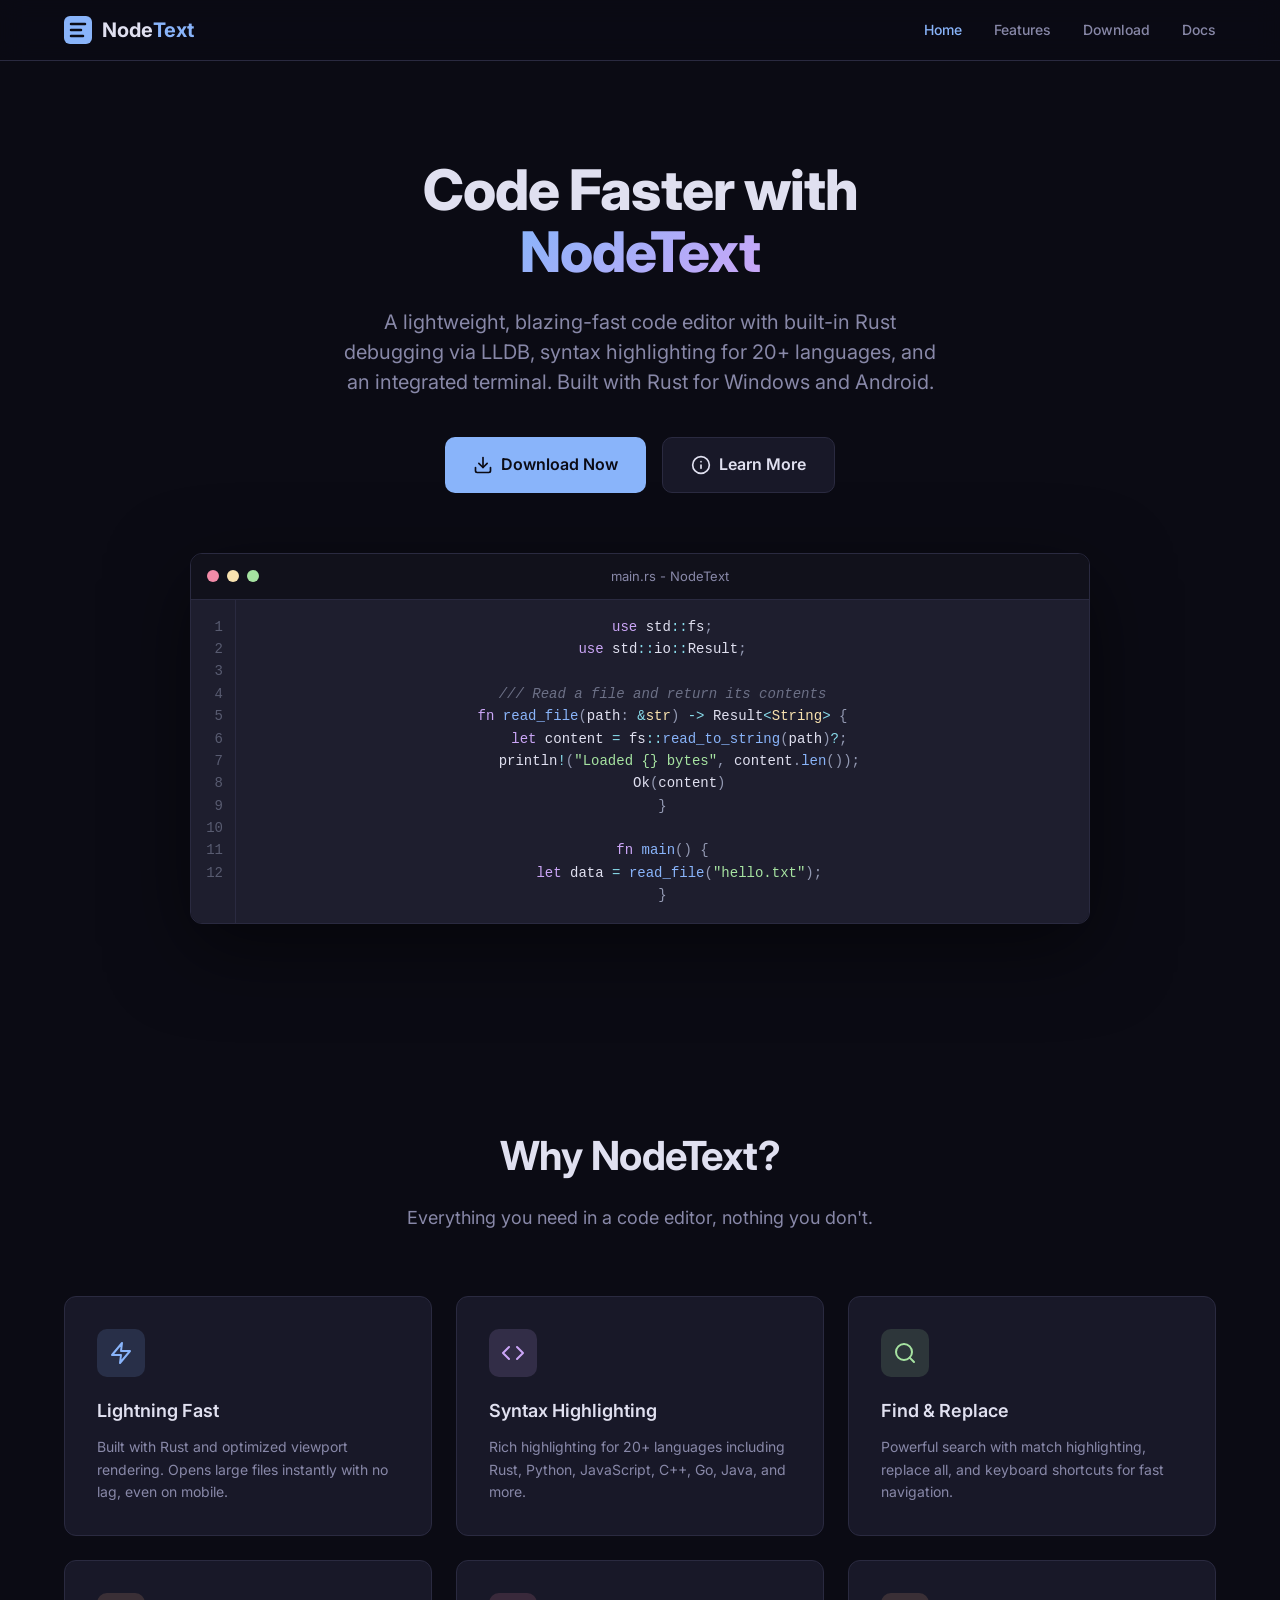
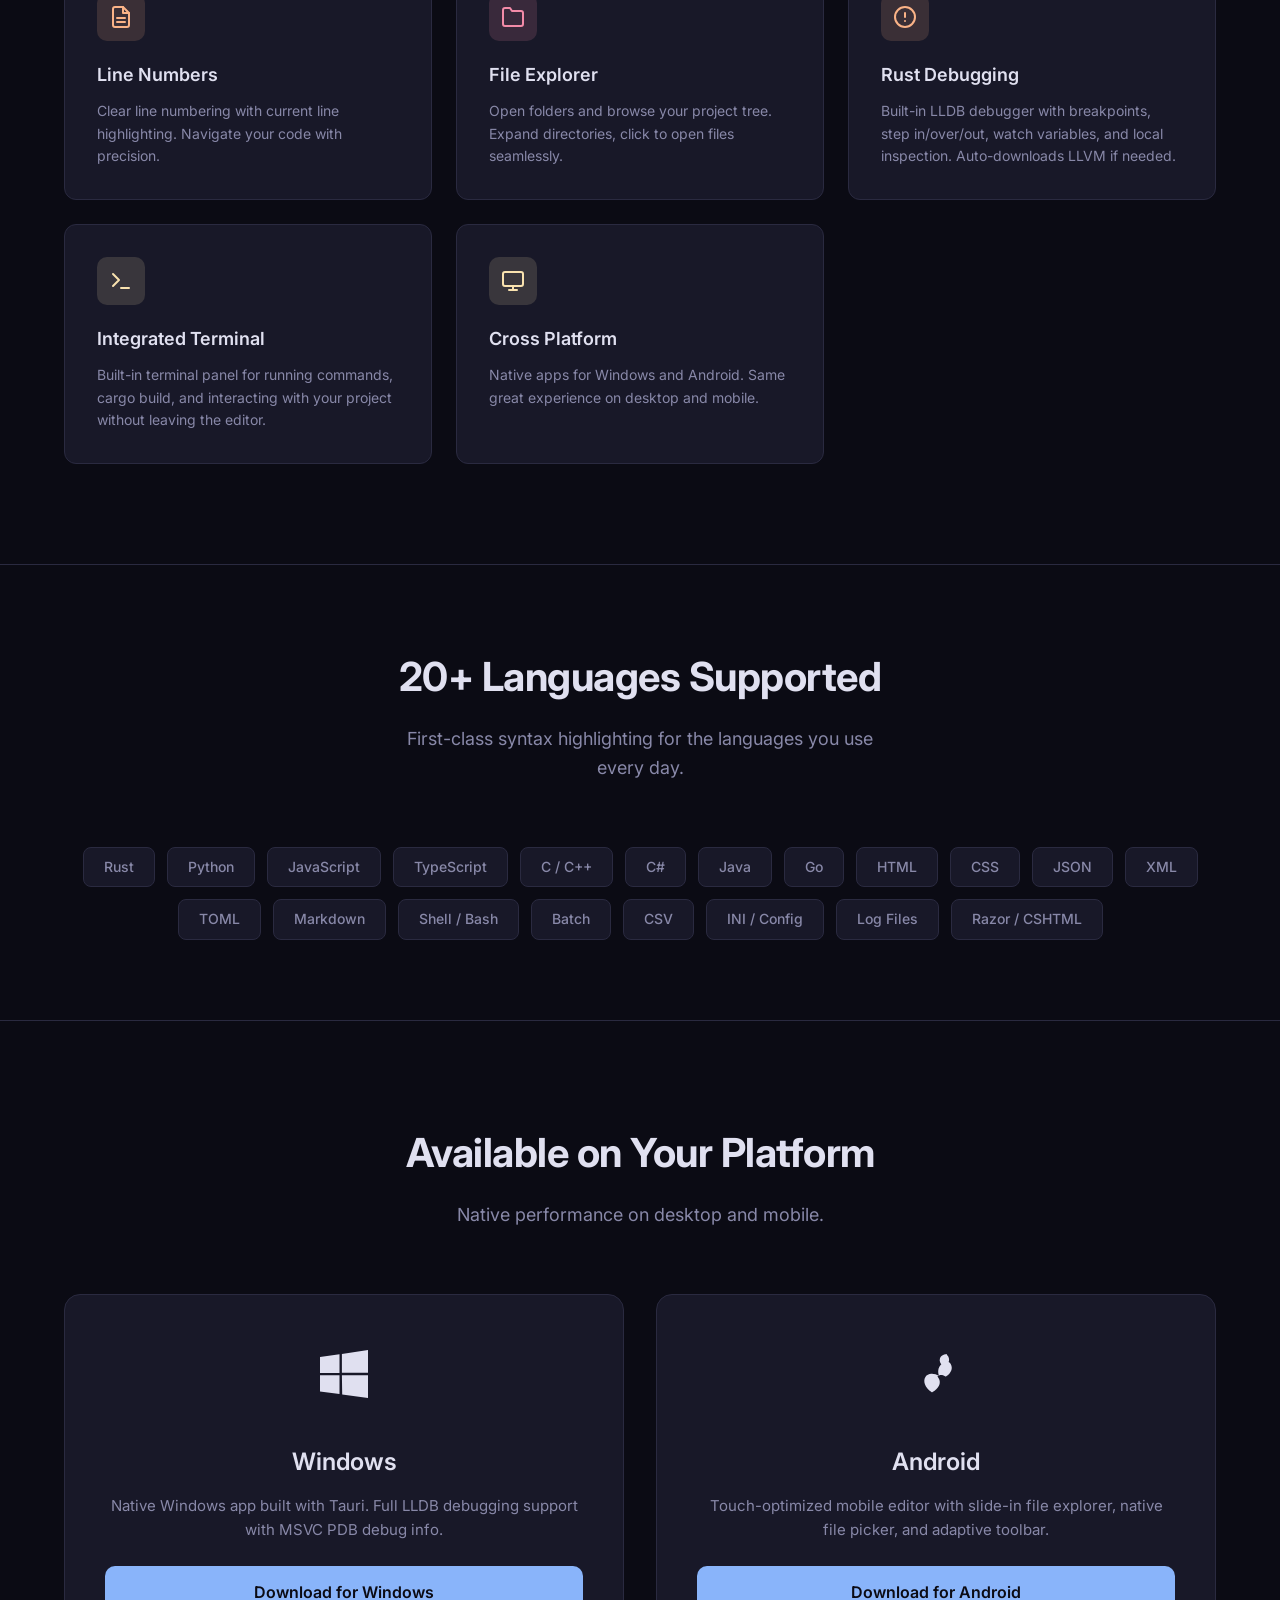
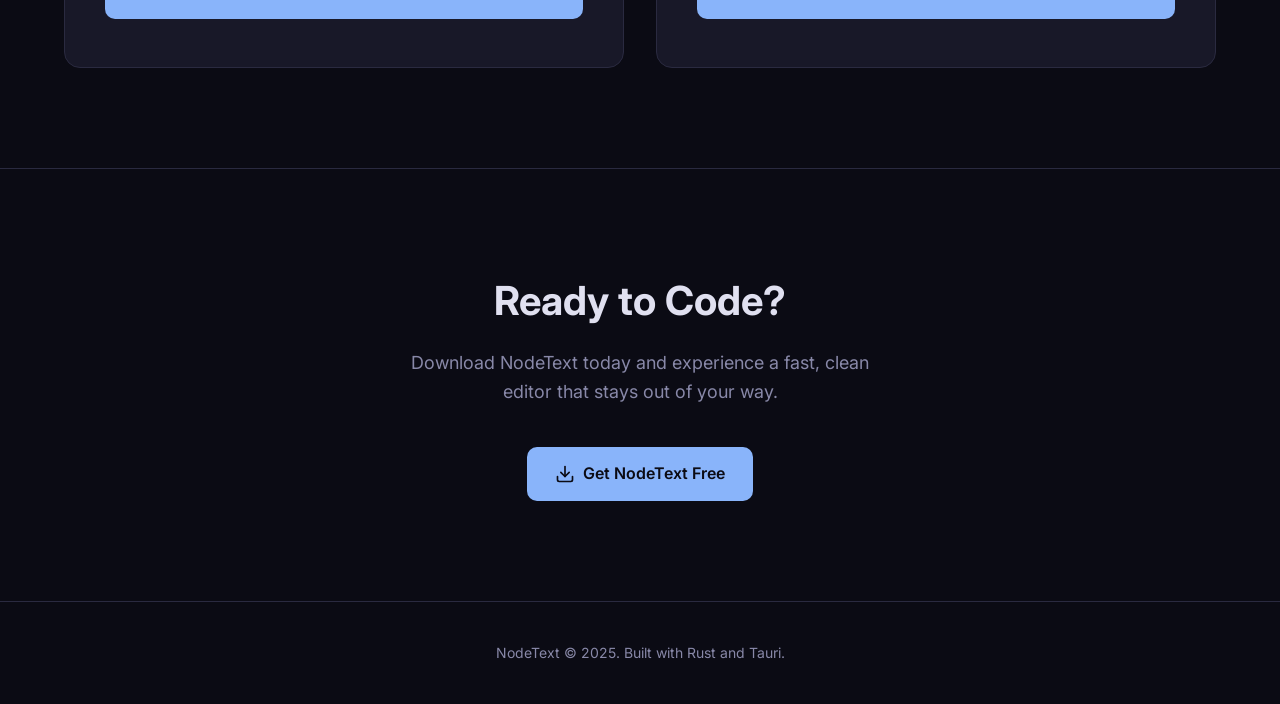
<file: index.html>
<!DOCTYPE html>
<html lang="en">
<head>
    <meta charset="UTF-8">
    <meta name="viewport" content="width=device-width, initial-scale=1.0">
    <title>NodeText - Code Editor with Rust Debugging for Windows & Android</title>
    <meta name="description" content="NodeText is a fast, lightweight code editor with built-in Rust debugging via LLDB, syntax highlighting, integrated terminal, and file explorer. Available for Windows and Android.">
    <link rel="stylesheet" href="styles.css">
    <link rel="preconnect" href="https://fonts.googleapis.com">
    <link href="https://fonts.googleapis.com/css2?family=Inter:wght@400;500;600;700;800&display=swap" rel="stylesheet">
</head>
<body>
    <!-- Navigation -->
    <nav>
        <div class="container">
            <a href="index.html" class="nav-logo">
                <svg width="28" height="28" viewBox="0 0 28 28" fill="none"><rect width="28" height="28" rx="6" fill="#89b4fa"/><path d="M7 8h14M7 14h10M7 20h12" stroke="#0b0b14" stroke-width="2.5" stroke-linecap="round"/></svg>Node<span>Text</span>
            </a>
            <ul class="nav-links">
                <li><a href="index.html" class="active">Home</a></li>
                <li><a href="features.html">Features</a></li>
                <li><a href="download.html">Download</a></li>
                <li><a href="Documentation/index.html">Docs</a></li>
            </ul>
        </div>
    </nav>

    <!-- Hero -->
    <section class="hero">
        <div class="container">
            <h1>Code Faster with<br><span class="highlight">NodeText</span></h1>
            <p>A lightweight, blazing-fast code editor with built-in Rust debugging via LLDB, syntax highlighting for 20+ languages, and an integrated terminal. Built with Rust for Windows and Android.</p>
            <div class="hero-buttons">
                <a href="download.html" class="btn btn-primary">
                    <svg viewBox="0 0 24 24" fill="none" stroke="currentColor" stroke-width="2" stroke-linecap="round" stroke-linejoin="round"><path d="M21 15v4a2 2 0 0 1-2 2H5a2 2 0 0 1-2-2v-4"/><polyline points="7 10 12 15 17 10"/><line x1="12" y1="15" x2="12" y2="3"/></svg>
                    Download Now
                </a>
                <a href="features.html" class="btn btn-secondary">
                    <svg viewBox="0 0 24 24" fill="none" stroke="currentColor" stroke-width="2" stroke-linecap="round" stroke-linejoin="round"><circle cx="12" cy="12" r="10"/><path d="M12 16v-4M12 8h.01"/></svg>
                    Learn More
                </a>
            </div>

            <!-- Editor Preview -->
            <div class="editor-preview">
                <div class="preview-titlebar">
                    <div class="preview-dot red"></div>
                    <div class="preview-dot yellow"></div>
                    <div class="preview-dot green"></div>
                    <span class="preview-title">main.rs - NodeText</span>
                </div>
                <div class="preview-body">
                    <div class="preview-lines">1<br>2<br>3<br>4<br>5<br>6<br>7<br>8<br>9<br>10<br>11<br>12</div>
                    <div class="preview-code">
<span class="kw">use</span> std<span class="op">::</span>fs<span class="pc">;</span><br>
<span class="kw">use</span> std<span class="op">::</span>io<span class="op">::</span>Result<span class="pc">;</span><br>
<br>
<span class="cm">/// Read a file and return its contents</span><br>
<span class="kw">fn</span> <span class="fn">read_file</span><span class="pc">(</span>path<span class="pc">:</span> <span class="op">&amp;</span><span class="ty">str</span><span class="pc">)</span> <span class="op">-&gt;</span> Result<span class="op">&lt;</span><span class="ty">String</span><span class="op">&gt;</span> <span class="pc">{</span><br>
&nbsp;&nbsp;&nbsp;&nbsp;<span class="kw">let</span> content <span class="op">=</span> fs<span class="op">::</span><span class="fn">read_to_string</span><span class="pc">(</span>path<span class="pc">)</span><span class="op">?</span><span class="pc">;</span><br>
&nbsp;&nbsp;&nbsp;&nbsp;println<span class="op">!</span><span class="pc">(</span><span class="str">"Loaded {} bytes"</span><span class="pc">,</span> content<span class="pc">.</span><span class="fn">len</span><span class="pc">())</span><span class="pc">;</span><br>
&nbsp;&nbsp;&nbsp;&nbsp;Ok<span class="pc">(</span>content<span class="pc">)</span><br>
<span class="pc">}</span><br>
<br>
<span class="kw">fn</span> <span class="fn">main</span><span class="pc">()</span> <span class="pc">{</span><br>
&nbsp;&nbsp;&nbsp;&nbsp;<span class="kw">let</span> data <span class="op">=</span> <span class="fn">read_file</span><span class="pc">(</span><span class="str">"hello.txt"</span><span class="pc">)</span><span class="pc">;</span><br>
<span class="pc">}</span>
                    </div>
                </div>
            </div>
        </div>
    </section>

    <!-- Features Overview -->
    <section class="features" id="features">
        <div class="container">
            <div class="section-header">
                <h2>Why NodeText?</h2>
                <p>Everything you need in a code editor, nothing you don't.</p>
            </div>
            <div class="features-grid">
                <div class="feature-card">
                    <div class="feature-icon blue">
                        <svg width="24" height="24" viewBox="0 0 24 24" fill="none" stroke="currentColor" stroke-width="2" stroke-linecap="round" stroke-linejoin="round"><polygon points="13 2 3 14 12 14 11 22 21 10 12 10 13 2"/></svg>
                    </div>
                    <h3>Lightning Fast</h3>
                    <p>Built with Rust and optimized viewport rendering. Opens large files instantly with no lag, even on mobile.</p>
                </div>
                <div class="feature-card">
                    <div class="feature-icon purple">
                        <svg width="24" height="24" viewBox="0 0 24 24" fill="none" stroke="currentColor" stroke-width="2" stroke-linecap="round" stroke-linejoin="round"><polyline points="16 18 22 12 16 6"/><polyline points="8 6 2 12 8 18"/></svg>
                    </div>
                    <h3>Syntax Highlighting</h3>
                    <p>Rich highlighting for 20+ languages including Rust, Python, JavaScript, C++, Go, Java, and more.</p>
                </div>
                <div class="feature-card">
                    <div class="feature-icon green">
                        <svg width="24" height="24" viewBox="0 0 24 24" fill="none" stroke="currentColor" stroke-width="2" stroke-linecap="round" stroke-linejoin="round"><circle cx="11" cy="11" r="8"/><line x1="21" y1="21" x2="16.65" y2="16.65"/></svg>
                    </div>
                    <h3>Find & Replace</h3>
                    <p>Powerful search with match highlighting, replace all, and keyboard shortcuts for fast navigation.</p>
                </div>
                <div class="feature-card">
                    <div class="feature-icon orange">
                        <svg width="24" height="24" viewBox="0 0 24 24" fill="none" stroke="currentColor" stroke-width="2" stroke-linecap="round" stroke-linejoin="round"><path d="M14 2H6a2 2 0 0 0-2 2v16a2 2 0 0 0 2 2h12a2 2 0 0 0 2-2V8z"/><polyline points="14 2 14 8 20 8"/><line x1="16" y1="13" x2="8" y2="13"/><line x1="16" y1="17" x2="8" y2="17"/></svg>
                    </div>
                    <h3>Line Numbers</h3>
                    <p>Clear line numbering with current line highlighting. Navigate your code with precision.</p>
                </div>
                <div class="feature-card">
                    <div class="feature-icon pink">
                        <svg width="24" height="24" viewBox="0 0 24 24" fill="none" stroke="currentColor" stroke-width="2" stroke-linecap="round" stroke-linejoin="round"><path d="M22 19a2 2 0 0 1-2 2H4a2 2 0 0 1-2-2V5a2 2 0 0 1 2-2h5l2 3h9a2 2 0 0 1 2 2z"/></svg>
                    </div>
                    <h3>File Explorer</h3>
                    <p>Open folders and browse your project tree. Expand directories, click to open files seamlessly.</p>
                </div>
                <div class="feature-card">
                    <div class="feature-icon orange">
                        <svg width="24" height="24" viewBox="0 0 24 24" fill="none" stroke="currentColor" stroke-width="2" stroke-linecap="round" stroke-linejoin="round"><circle cx="12" cy="12" r="10"/><line x1="12" y1="8" x2="12" y2="12"/><line x1="12" y1="16" x2="12.01" y2="16"/></svg>
                    </div>
                    <h3>Rust Debugging</h3>
                    <p>Built-in LLDB debugger with breakpoints, step in/over/out, watch variables, and local inspection. Auto-downloads LLVM if needed.</p>
                </div>
                <div class="feature-card">
                    <div class="feature-icon yellow">
                        <svg width="24" height="24" viewBox="0 0 24 24" fill="none" stroke="currentColor" stroke-width="2" stroke-linecap="round" stroke-linejoin="round"><polyline points="4 17 10 11 4 5"/><line x1="12" y1="19" x2="20" y2="19"/></svg>
                    </div>
                    <h3>Integrated Terminal</h3>
                    <p>Built-in terminal panel for running commands, cargo build, and interacting with your project without leaving the editor.</p>
                </div>
                <div class="feature-card">
                    <div class="feature-icon yellow">
                        <svg width="24" height="24" viewBox="0 0 24 24" fill="none" stroke="currentColor" stroke-width="2" stroke-linecap="round" stroke-linejoin="round"><rect x="2" y="3" width="20" height="14" rx="2" ry="2"/><line x1="8" y1="21" x2="16" y2="21"/><line x1="12" y1="17" x2="12" y2="21"/></svg>
                    </div>
                    <h3>Cross Platform</h3>
                    <p>Native apps for Windows and Android. Same great experience on desktop and mobile.</p>
                </div>
            </div>
        </div>
    </section>

    <!-- Languages -->
    <section class="languages">
        <div class="container">
            <div class="section-header">
                <h2>20+ Languages Supported</h2>
                <p>First-class syntax highlighting for the languages you use every day.</p>
            </div>
            <div class="lang-tags">
                <span class="lang-tag">Rust</span>
                <span class="lang-tag">Python</span>
                <span class="lang-tag">JavaScript</span>
                <span class="lang-tag">TypeScript</span>
                <span class="lang-tag">C / C++</span>
                <span class="lang-tag">C#</span>
                <span class="lang-tag">Java</span>
                <span class="lang-tag">Go</span>
                <span class="lang-tag">HTML</span>
                <span class="lang-tag">CSS</span>
                <span class="lang-tag">JSON</span>
                <span class="lang-tag">XML</span>
                <span class="lang-tag">TOML</span>
                <span class="lang-tag">Markdown</span>
                <span class="lang-tag">Shell / Bash</span>
                <span class="lang-tag">Batch</span>
                <span class="lang-tag">CSV</span>
                <span class="lang-tag">INI / Config</span>
                <span class="lang-tag">Log Files</span>
                <span class="lang-tag">Razor / CSHTML</span>
            </div>
        </div>
    </section>

    <!-- Platforms -->
    <section class="platforms">
        <div class="container">
            <div class="section-header">
                <h2>Available on Your Platform</h2>
                <p>Native performance on desktop and mobile.</p>
            </div>
            <div class="platform-cards">
                <div class="platform-card">
                    <div class="icon">
                        <svg width="48" height="48" viewBox="0 0 24 24" fill="currentColor"><path d="M0 3.449L9.75 2.1v9.451H0m10.949-9.602L24 0v11.4H10.949M0 12.6h9.75v9.451L0 20.699M10.949 12.6H24V24l-12.9-1.801"/></svg>
                    </div>
                    <h3>Windows</h3>
                    <p>Native Windows app built with Tauri. Full LLDB debugging support with MSVC PDB debug info.</p>
                    <a href="download.html" class="btn btn-primary">Download for Windows</a>
                </div>
                <!--
                <div class="platform-card">
                    <div class="icon">
                        <svg width="48" height="48" viewBox="0 0 24 24" fill="currentColor"><path d="M12.503 0c-.155 0-.315.023-.473.068C9.77.752 8.86 3.3 10.285 5.206c.191.255.408.485.646.69-.76.852-1.344 1.832-1.573 2.956-.32 1.572.076 3.22 1.183 4.38-.756.51-1.326 1.257-1.613 2.14-.476 1.462-.085 3.1 1.004 4.202 1.089 1.1 2.705 1.437 4.133.89.915-.35 1.672-1.06 2.09-1.92.474.206.995.317 1.523.317 2.21 0 4-1.79 4-4 0-1.172-.504-2.227-1.309-2.96.548-.876.826-1.894.792-2.93-.063-1.88-1.243-3.547-3.013-4.248.1-.547.12-1.11.047-1.673-.233-1.79-1.6-3.217-3.383-3.504A3.94 3.94 0 0 0 12.503 0zM10 19.998c-.95.006-1.908.267-2.765.787C5.245 22.062 4 24 4 24H0s1.065-2.468 2.802-4.142C4.34 18.333 6.32 17.306 8.493 17c.443-.062.89-.086 1.335-.072a5.96 5.96 0 0 0 .172 3.07z"/></svg>
                    </div>
                    <h3>Linux</h3>
                    <p>Native Linux app with LLDB debugging. Auto-downloads LLVM or uses your system's lldb installation.</p>
                    <a href="download.html" class="btn btn-primary">Download for Linux</a>
                </div>
                -->
                <div class="platform-card">
                    <div class="icon">
                        <svg width="48" height="48" viewBox="0 0 24 24" fill="currentColor"><path d="M17.523 2c-.477.01-.96.085-1.424.233-1.087.347-1.79.984-2.097 1.882a2.93 2.93 0 0 0 .007 1.882c.143.424.358.826.64 1.16-.355.36-.726.808-1.025 1.392-.59 1.15-.77 2.608-.135 4.483-1.24-.784-2.587-1.17-3.8-1.1-1.258.073-2.345.606-2.976 1.588-.63.98-.744 2.218-.265 3.544.47 1.303 1.528 2.7 3.255 3.96a.5.5 0 0 0 .575.012c1.486-.88 2.478-1.868 3.04-2.87.547-.977.685-1.96.502-2.836-.173-.83-.596-1.543-1.107-2.09.394-.373.87-.627 1.43-.723.7-.12 1.515.06 2.41.65a.5.5 0 0 0 .571-.007c1.363-.932 2.192-1.953 2.555-3.04.356-1.065.247-2.142-.265-3.044a.5.5 0 0 0-.036-.057c-.3-.41-.667-.715-1.065-.97.18-.485.26-.988.222-1.486-.065-.844-.437-1.652-1.162-2.2A3.028 3.028 0 0 0 17.523 2z"/></svg>
                    </div>
                    <h3>Android</h3>
                    <p>Touch-optimized mobile editor with slide-in file explorer, native file picker, and adaptive toolbar.</p>
                    <a href="download.html" class="btn btn-primary">Download for Android</a>
                </div>
            </div>
        </div>
    </section>

    <!-- CTA -->
    <section class="cta">
        <div class="container">
            <h2>Ready to Code?</h2>
            <p>Download NodeText today and experience a fast, clean editor that stays out of your way.</p>
            <a href="download.html" class="btn btn-primary">
                <svg viewBox="0 0 24 24" fill="none" stroke="currentColor" stroke-width="2" stroke-linecap="round" stroke-linejoin="round"><path d="M21 15v4a2 2 0 0 1-2 2H5a2 2 0 0 1-2-2v-4"/><polyline points="7 10 12 15 17 10"/><line x1="12" y1="15" x2="12" y2="3"/></svg>
                Get NodeText Free
            </a>
        </div>
    </section>

    <!-- Footer -->
    <footer>
        <div class="container">
            <p>NodeText &copy; 2025. Built with Rust and Tauri.</p>
        </div>
    </footer>
</body>
</html>
</file>
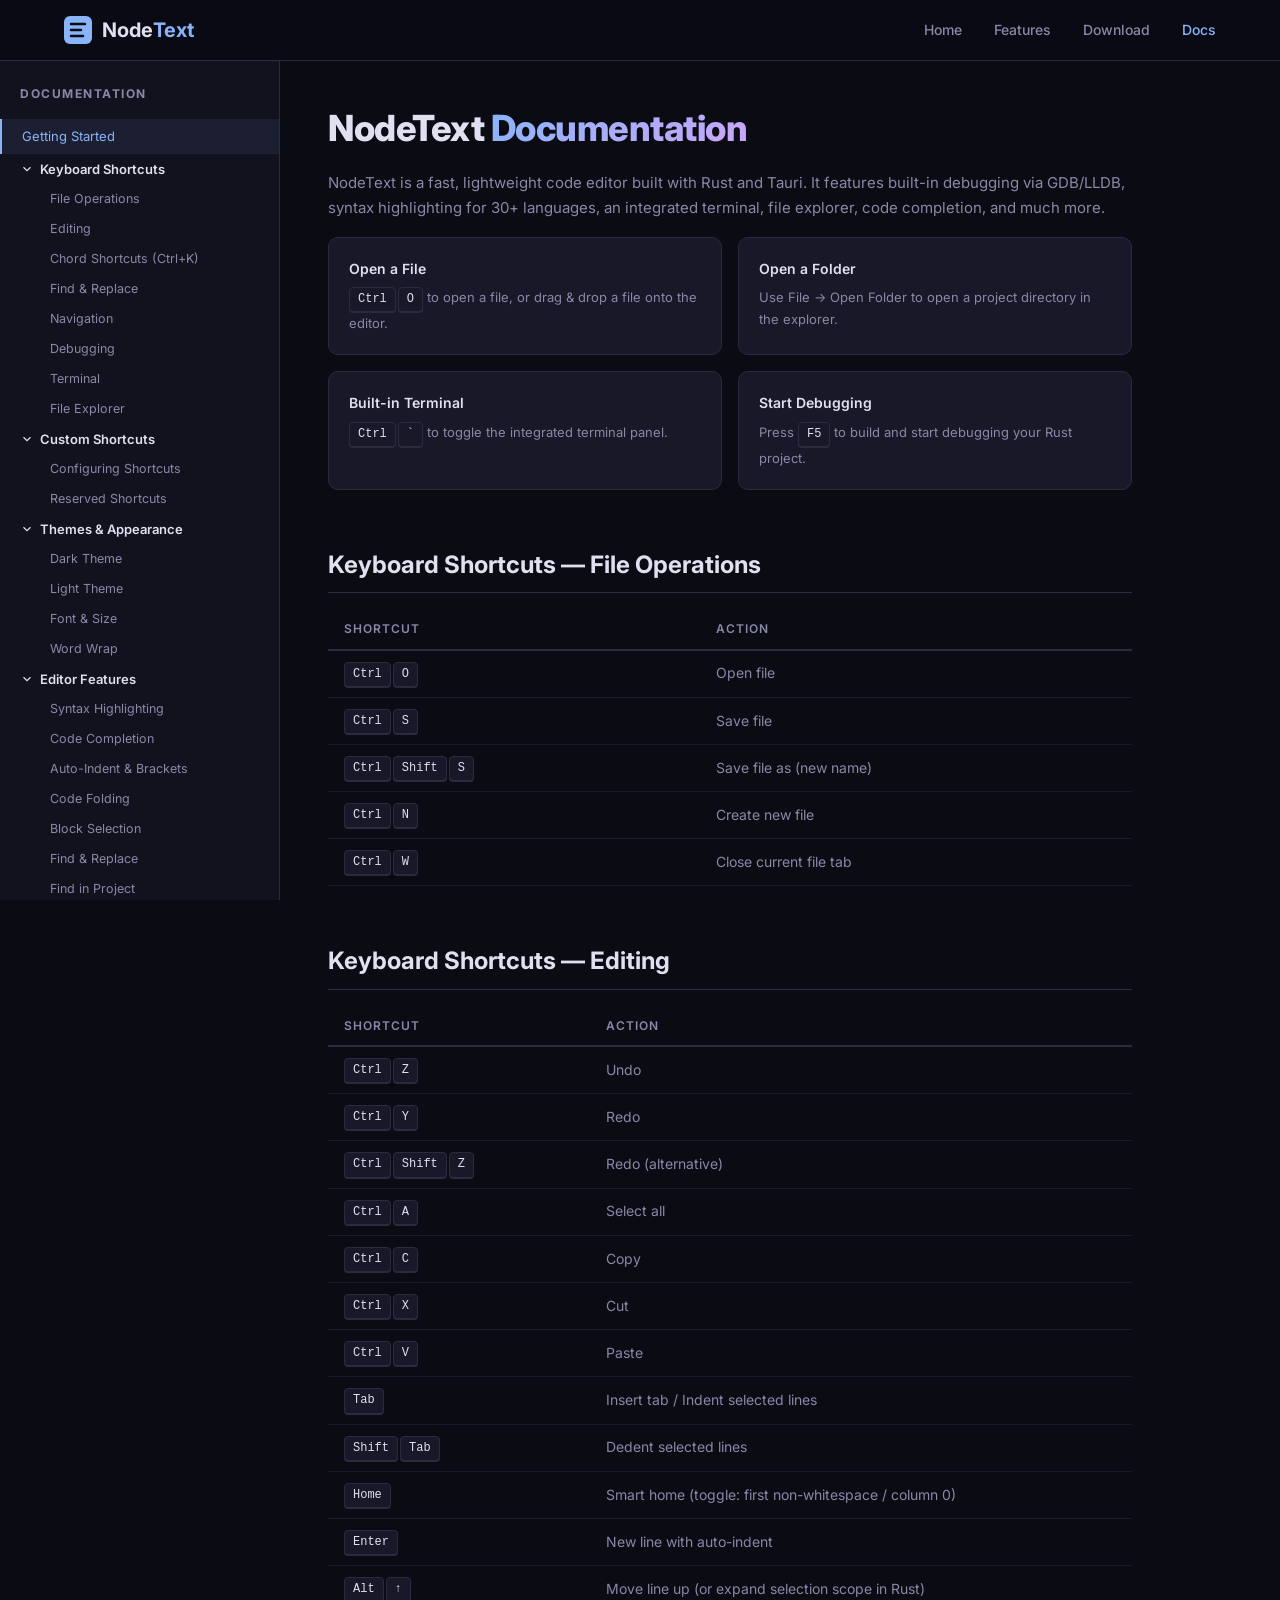
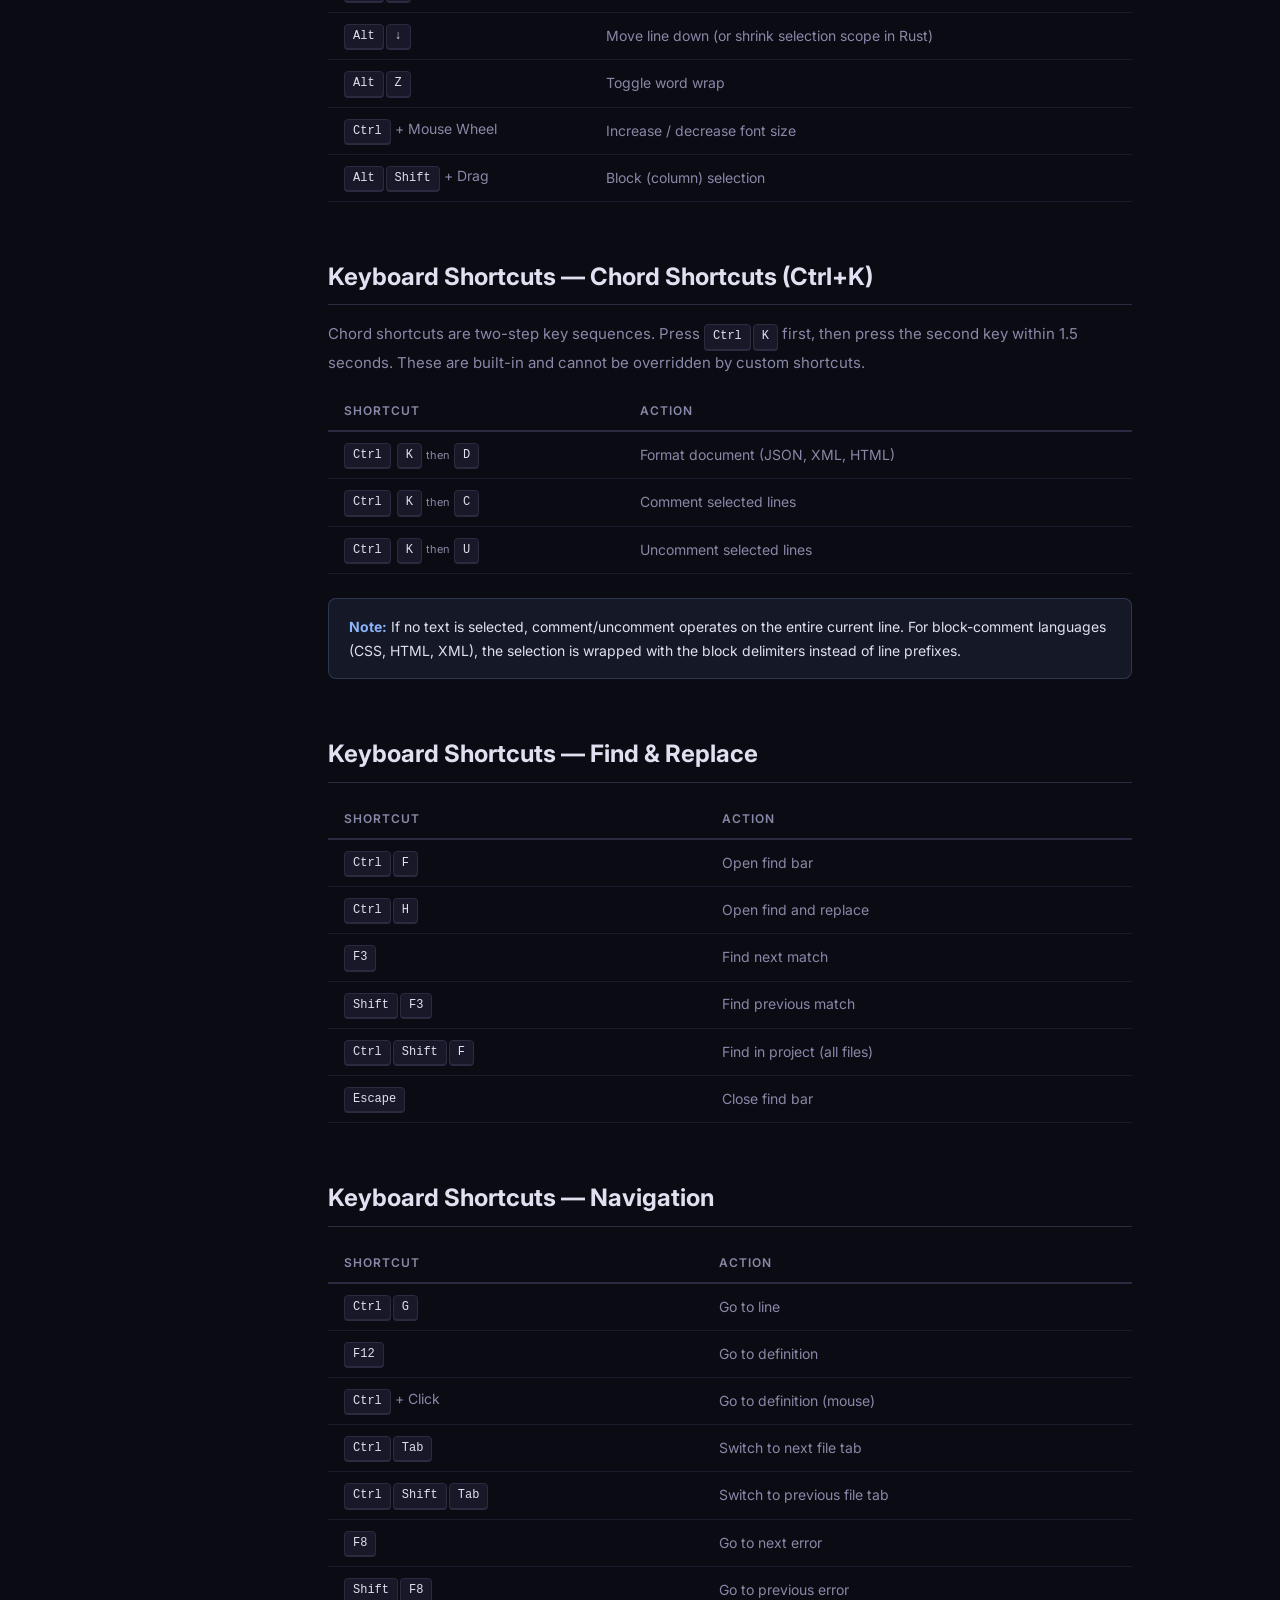
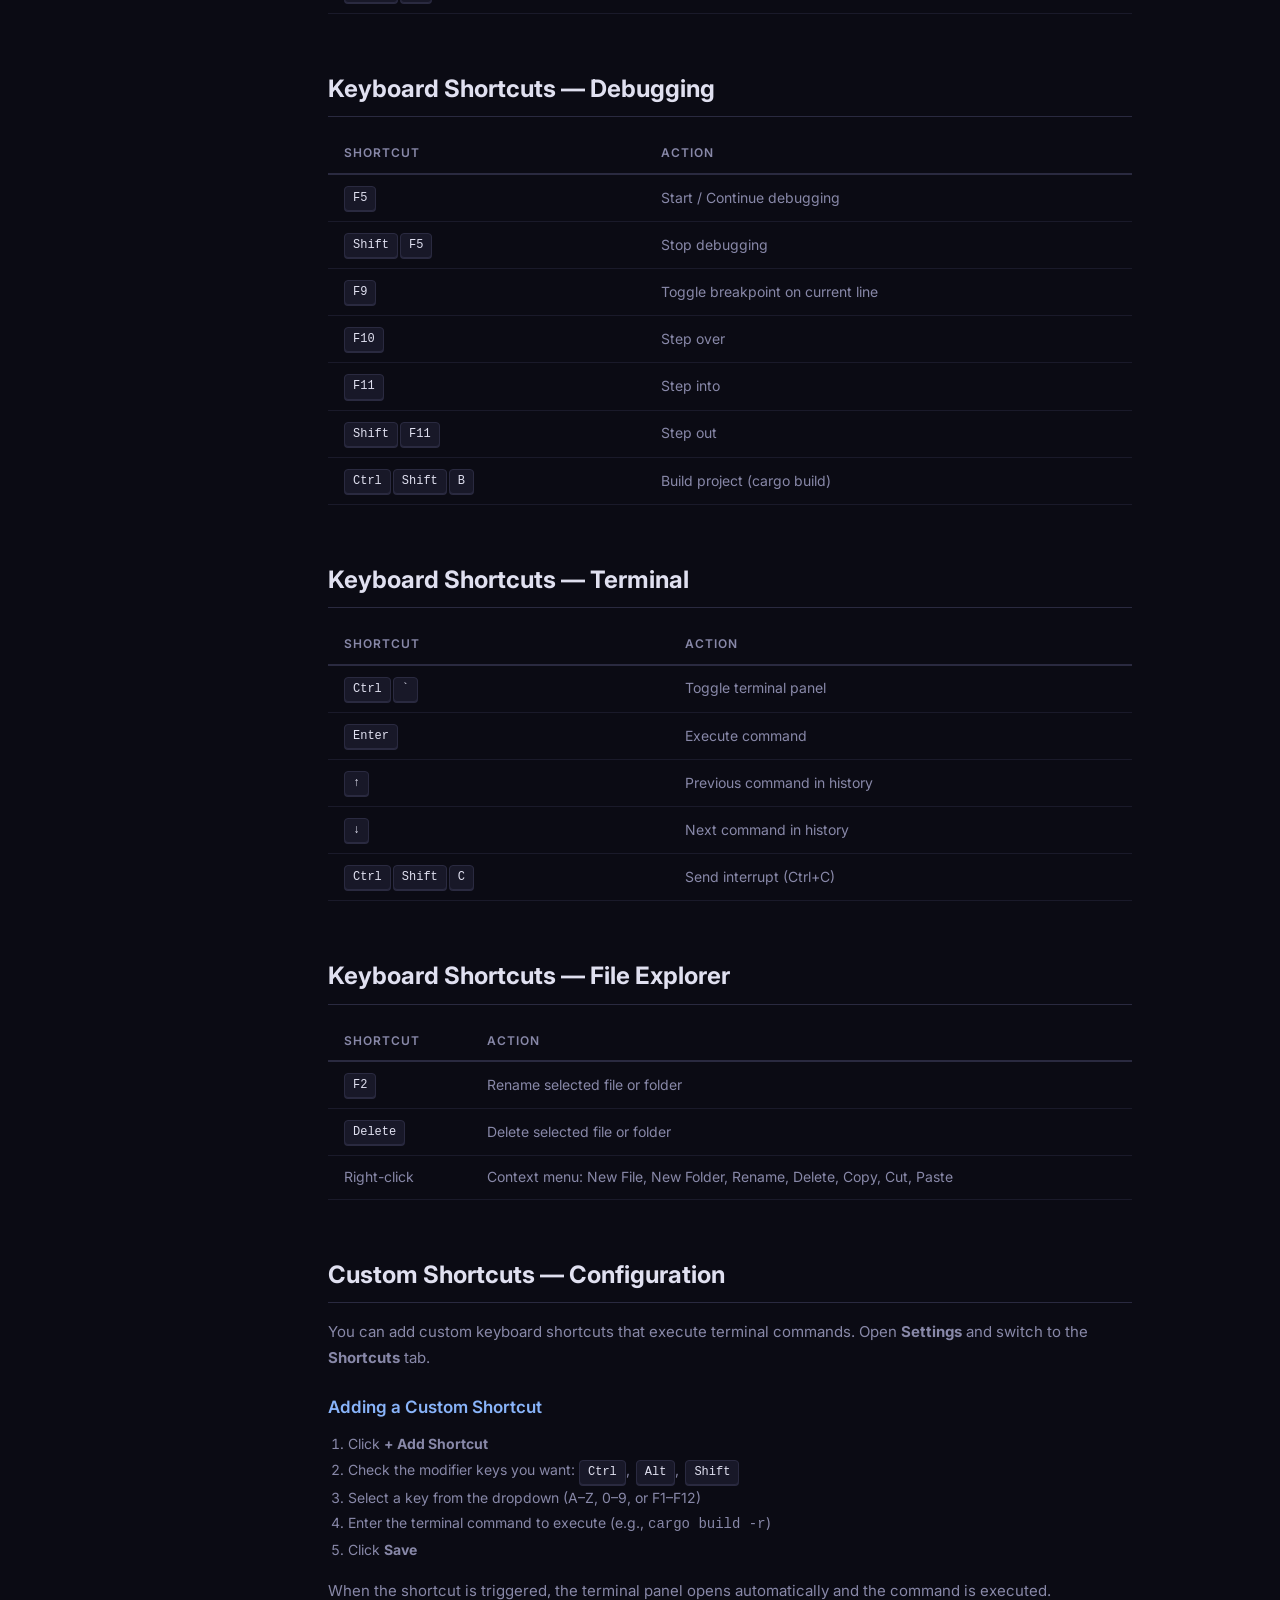
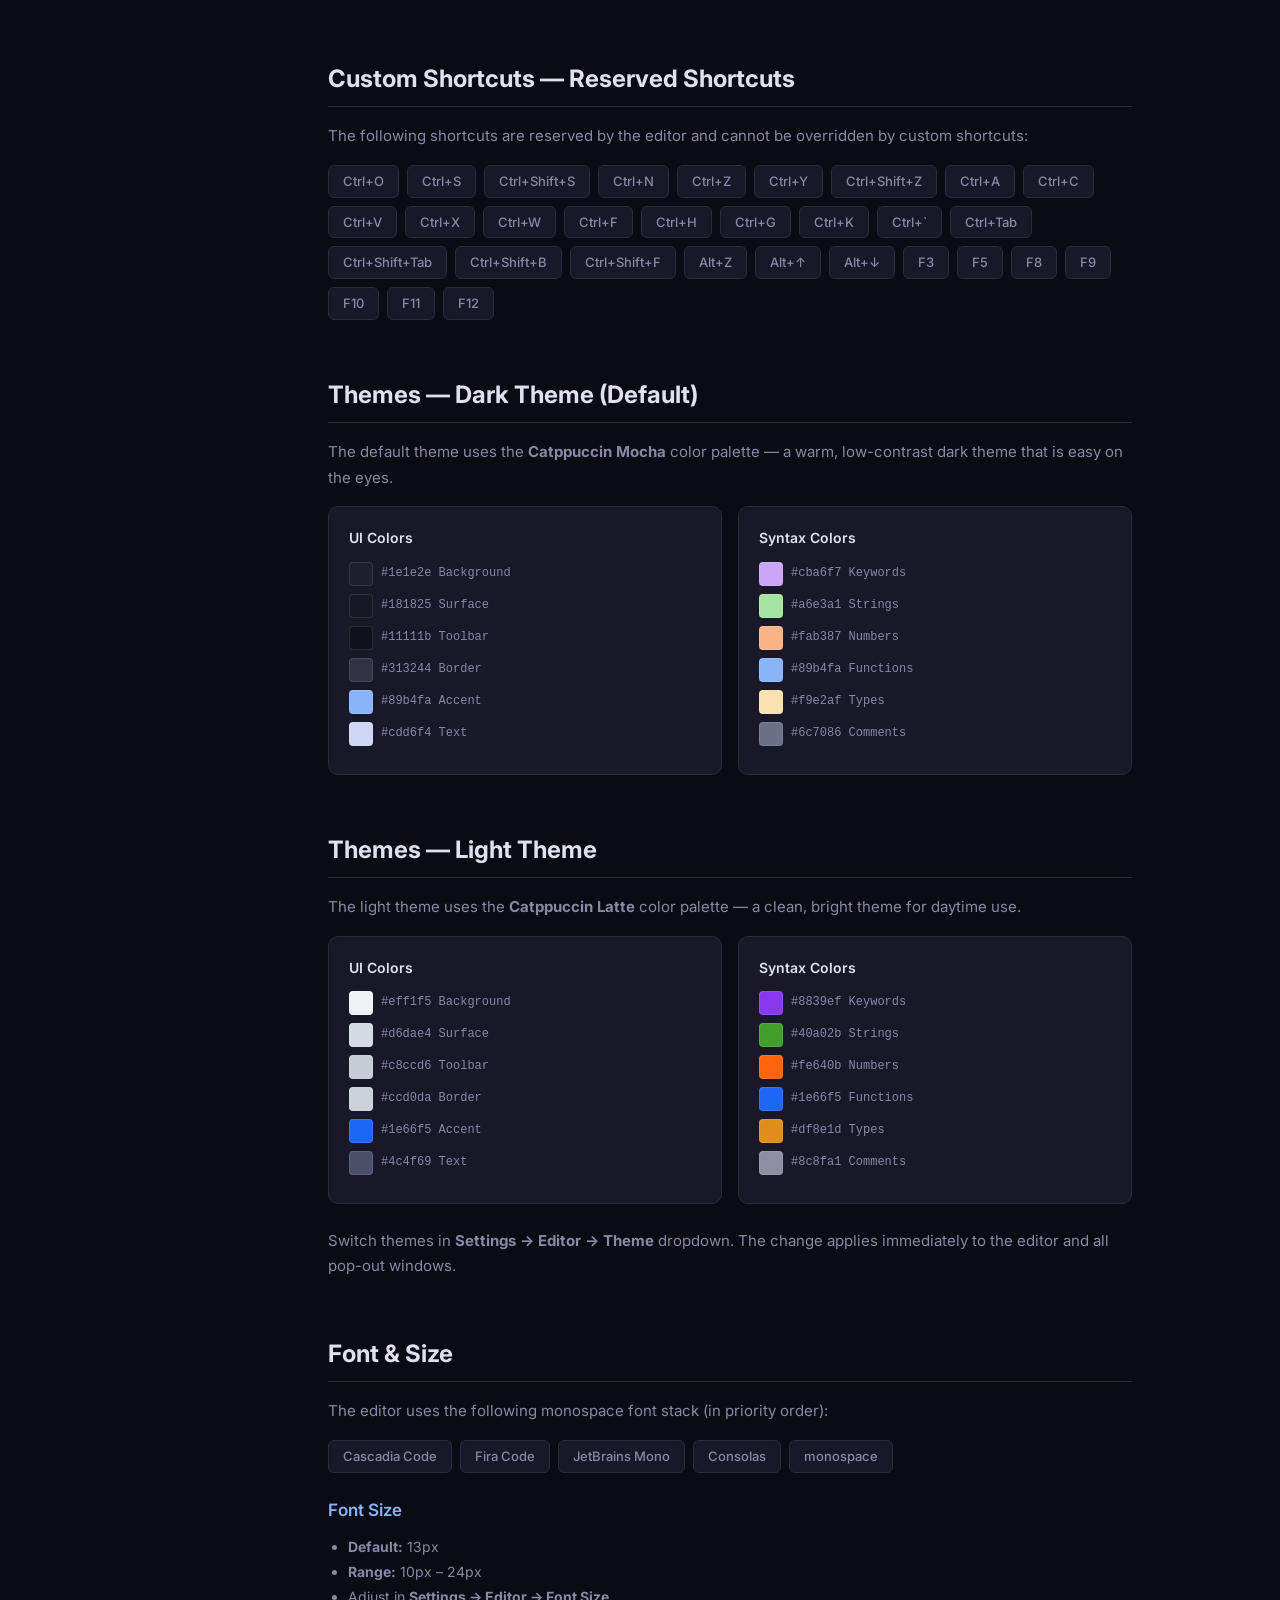
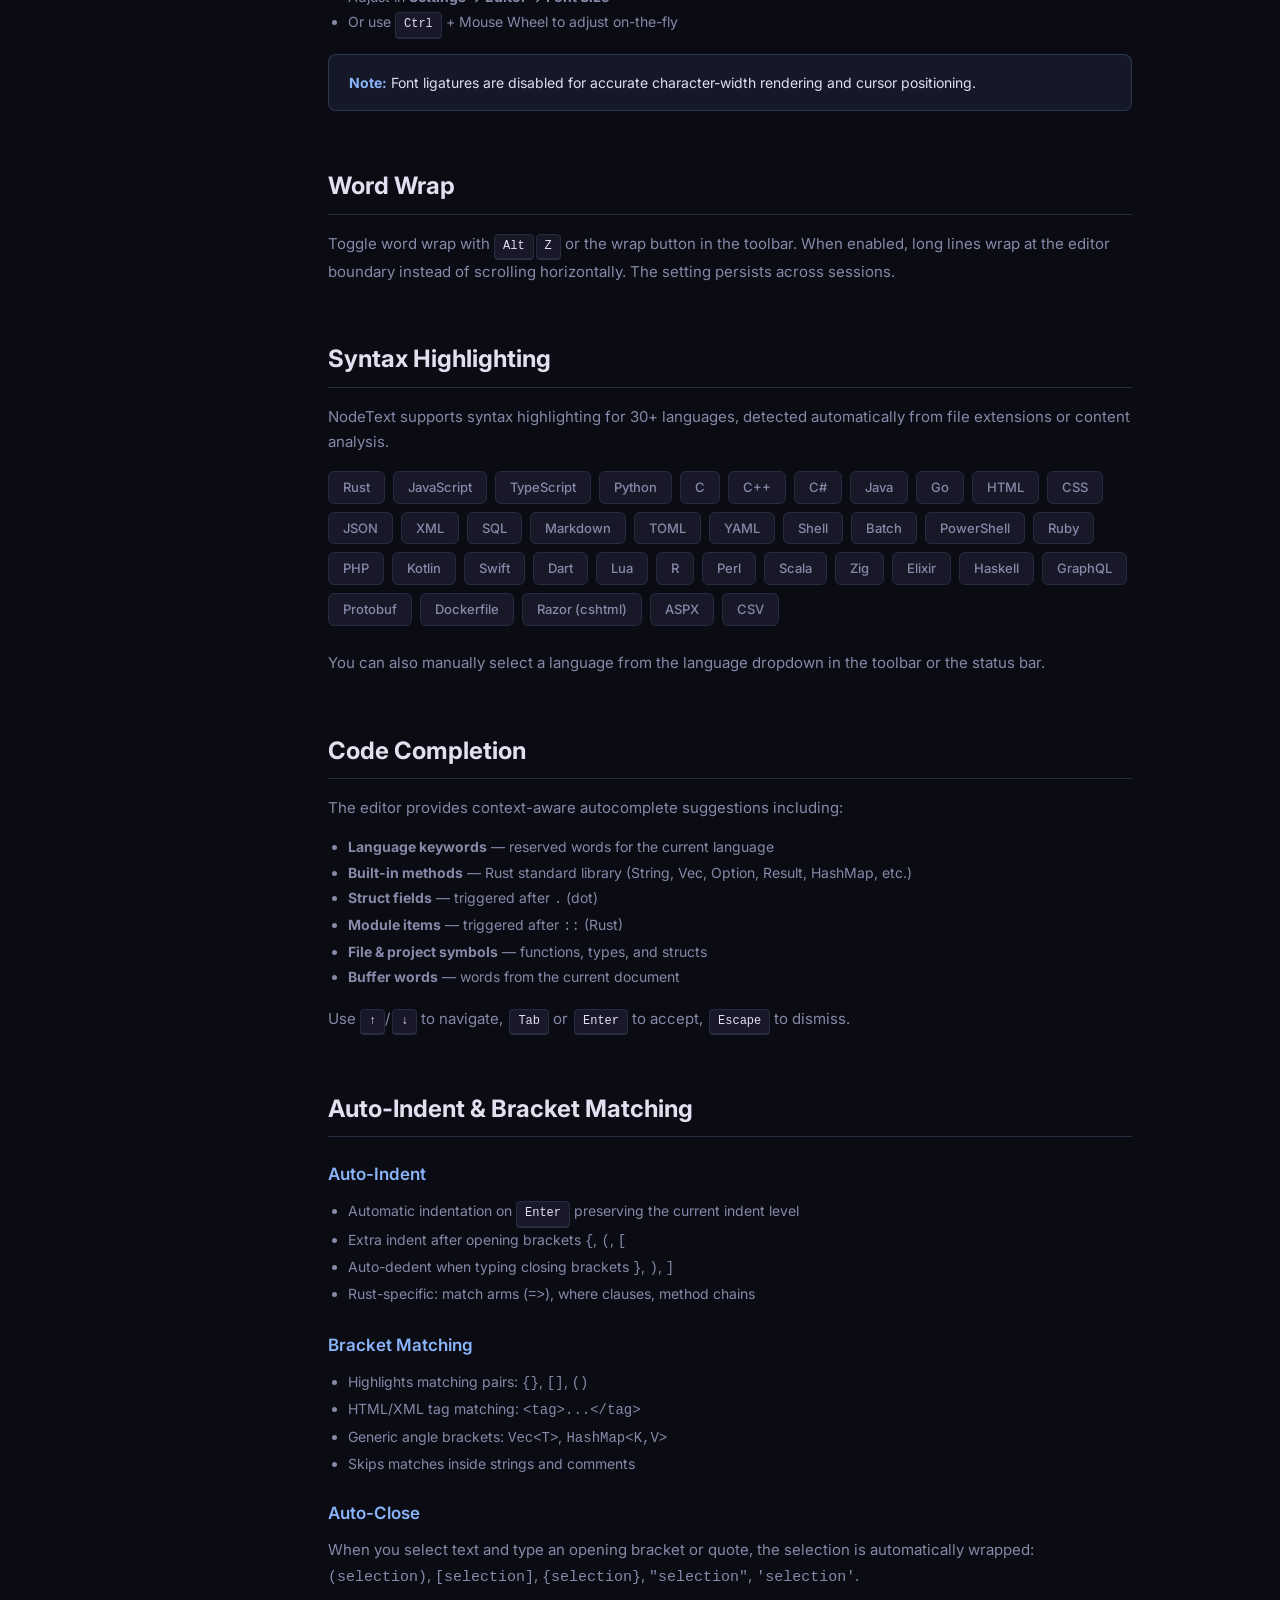
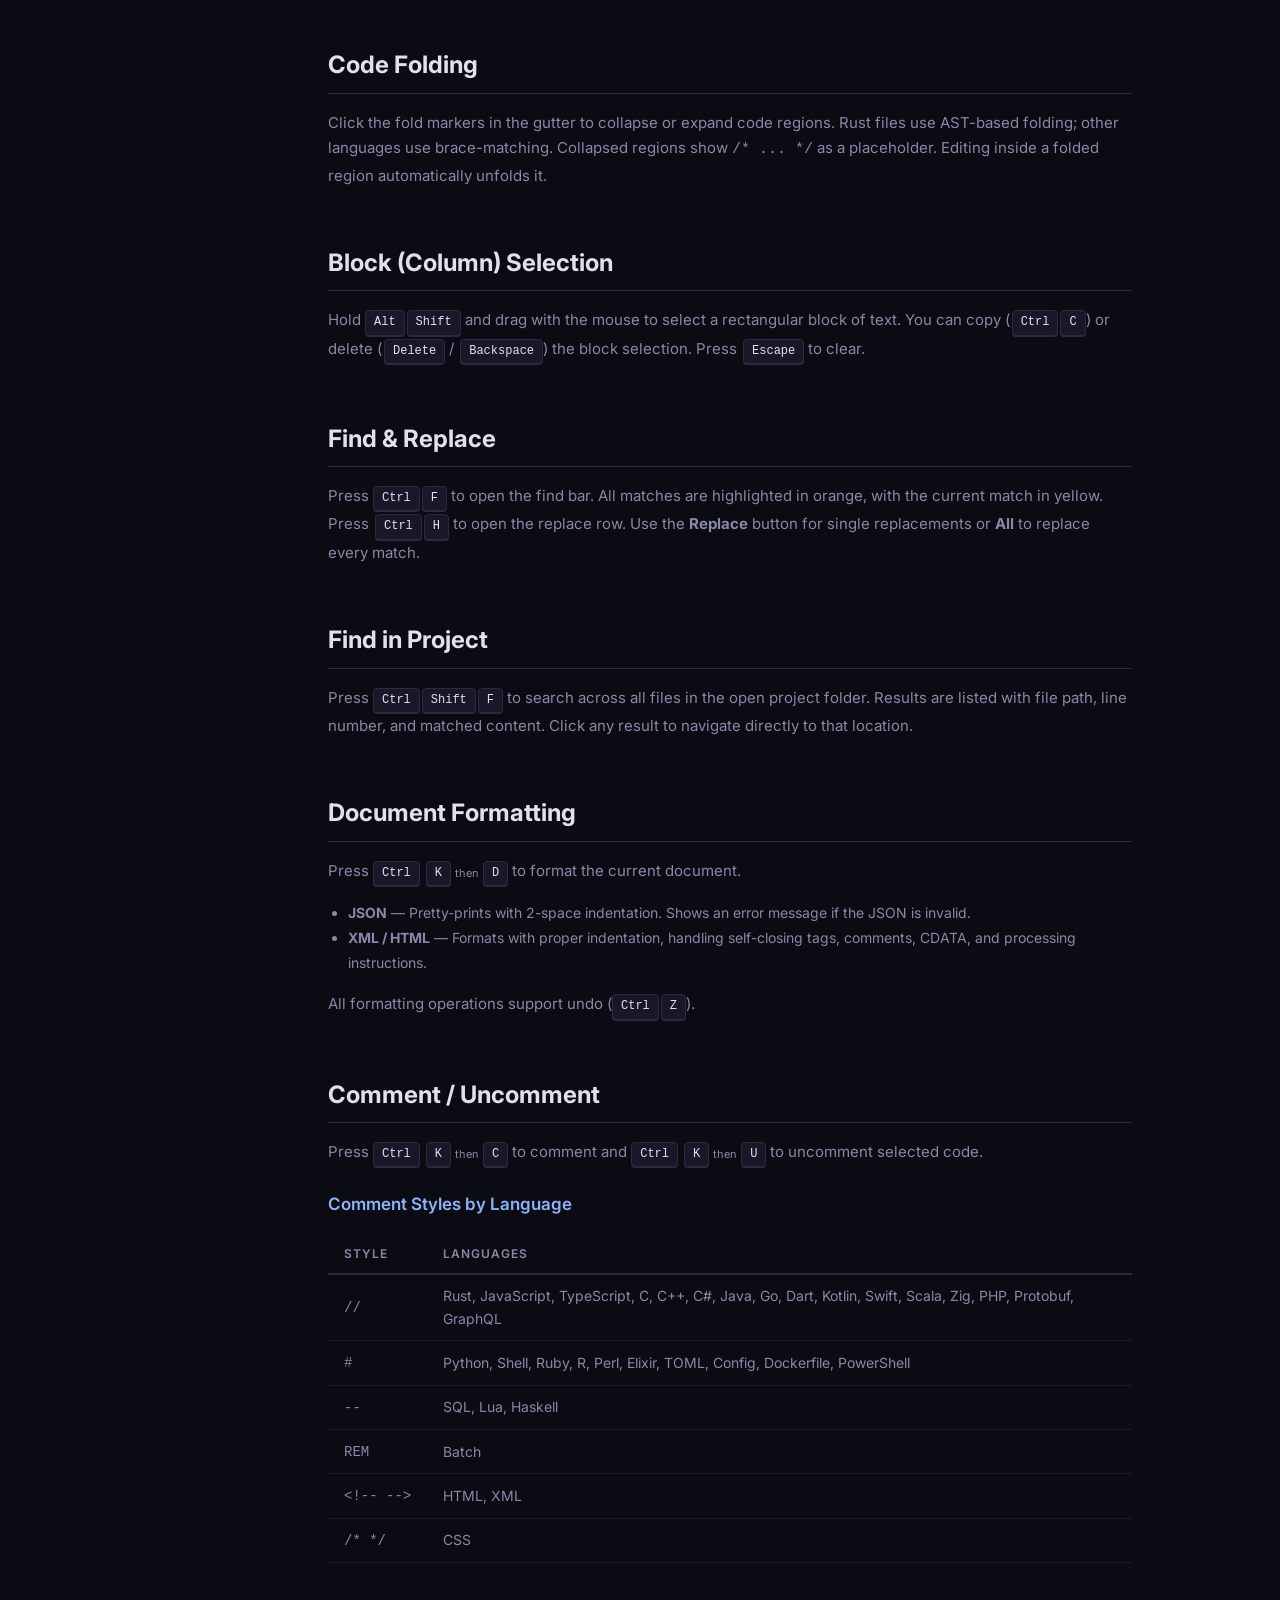
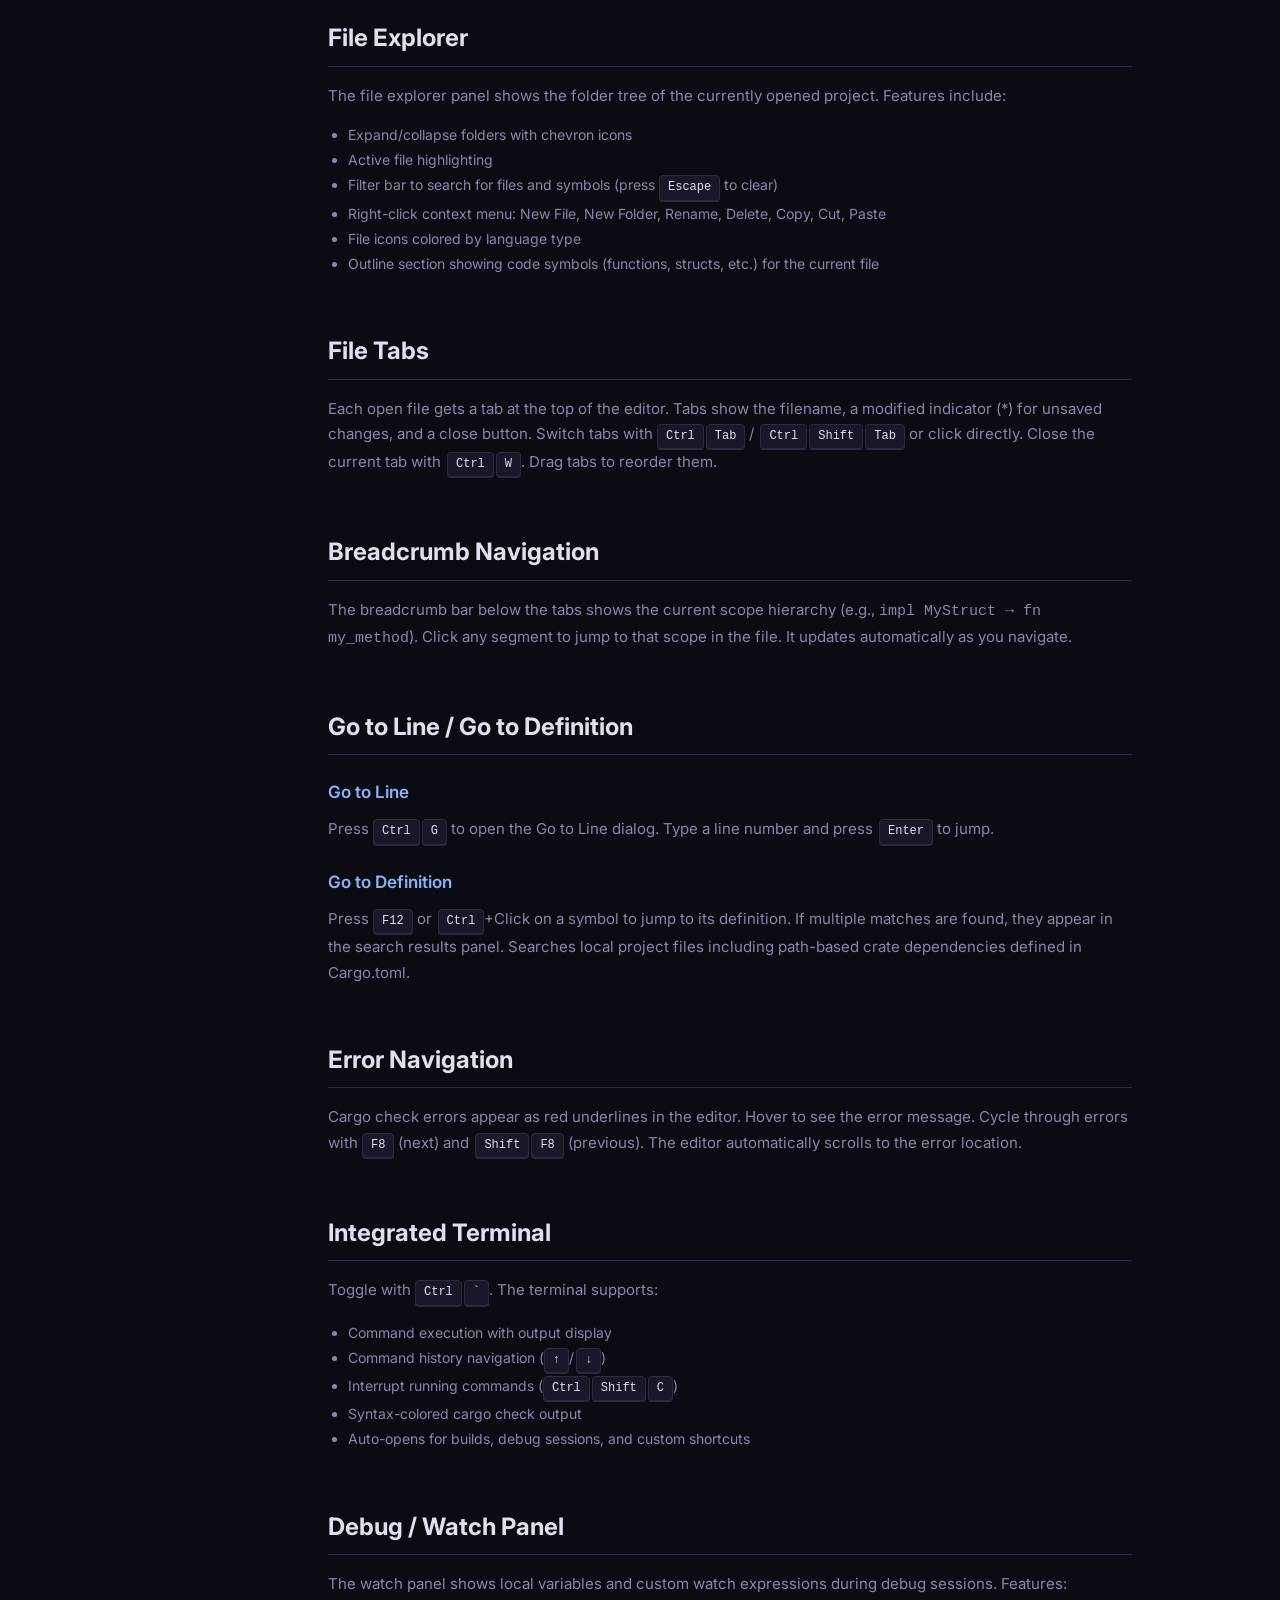
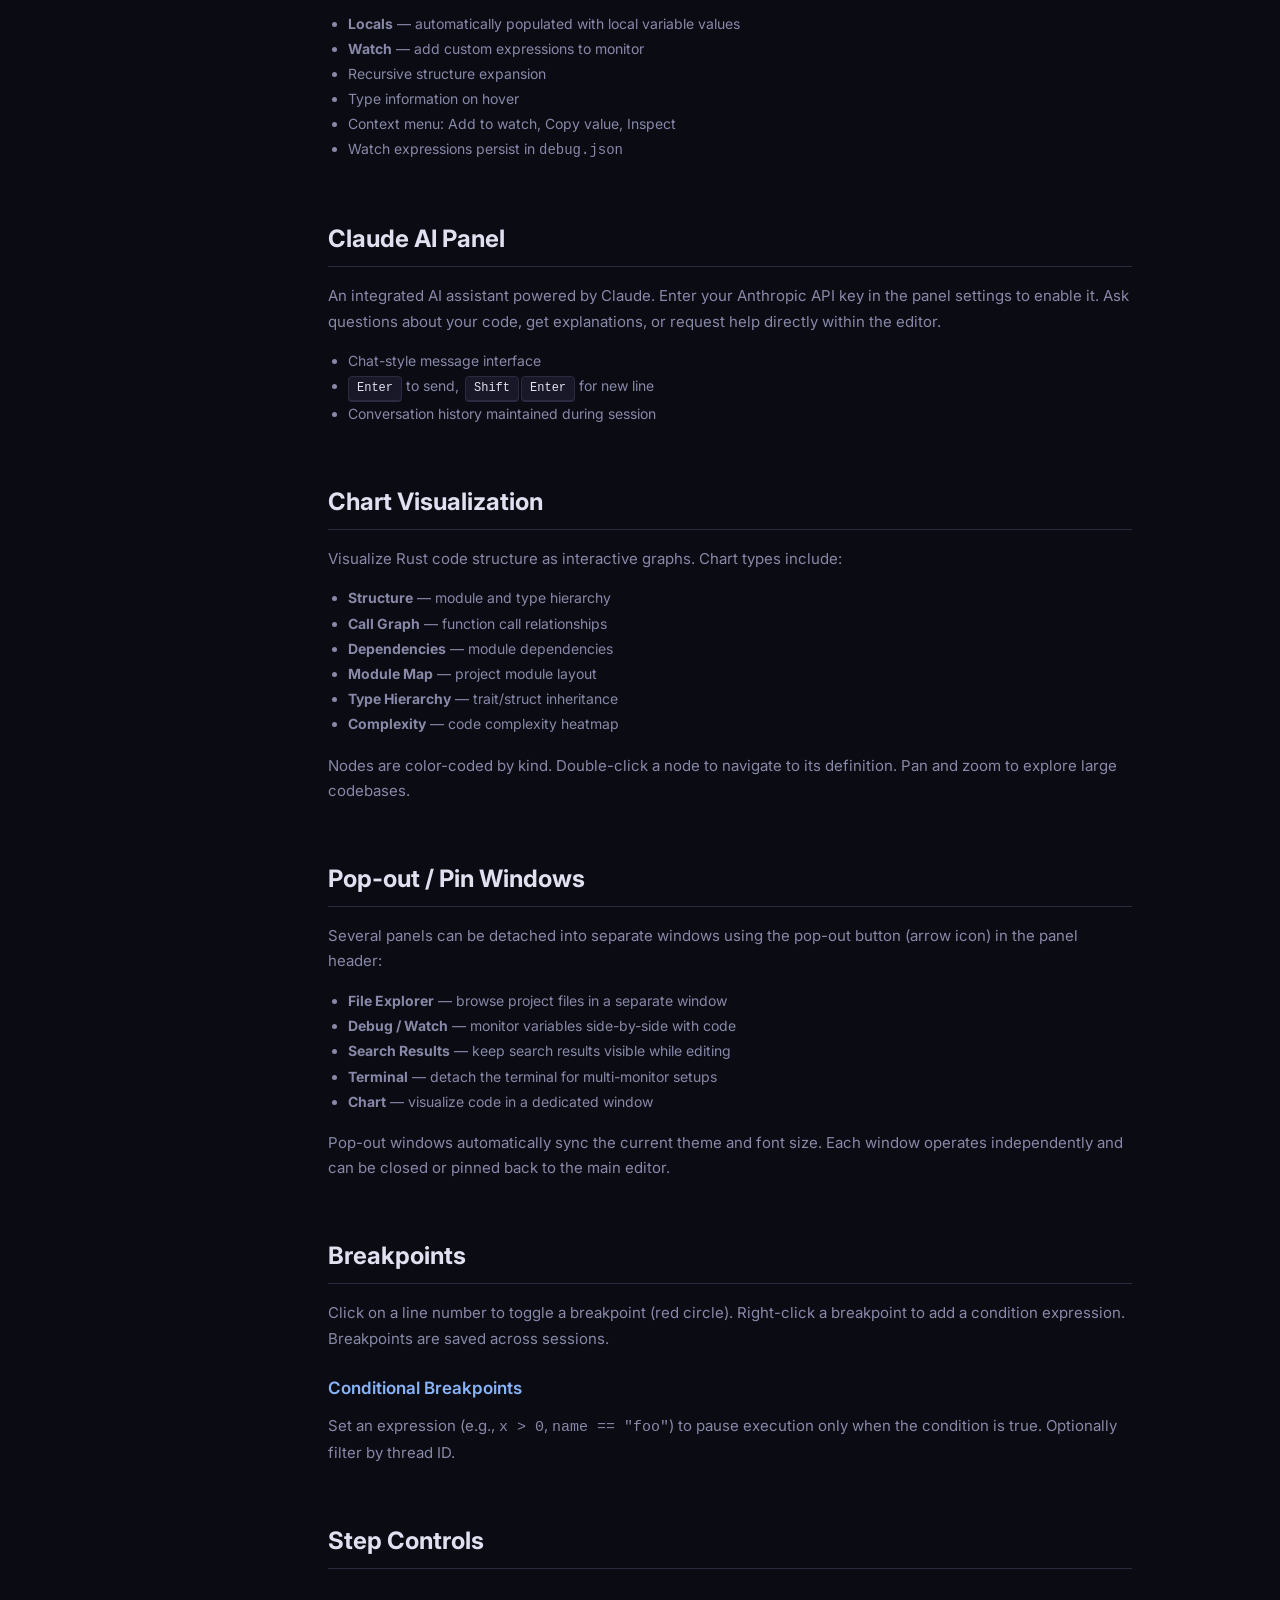
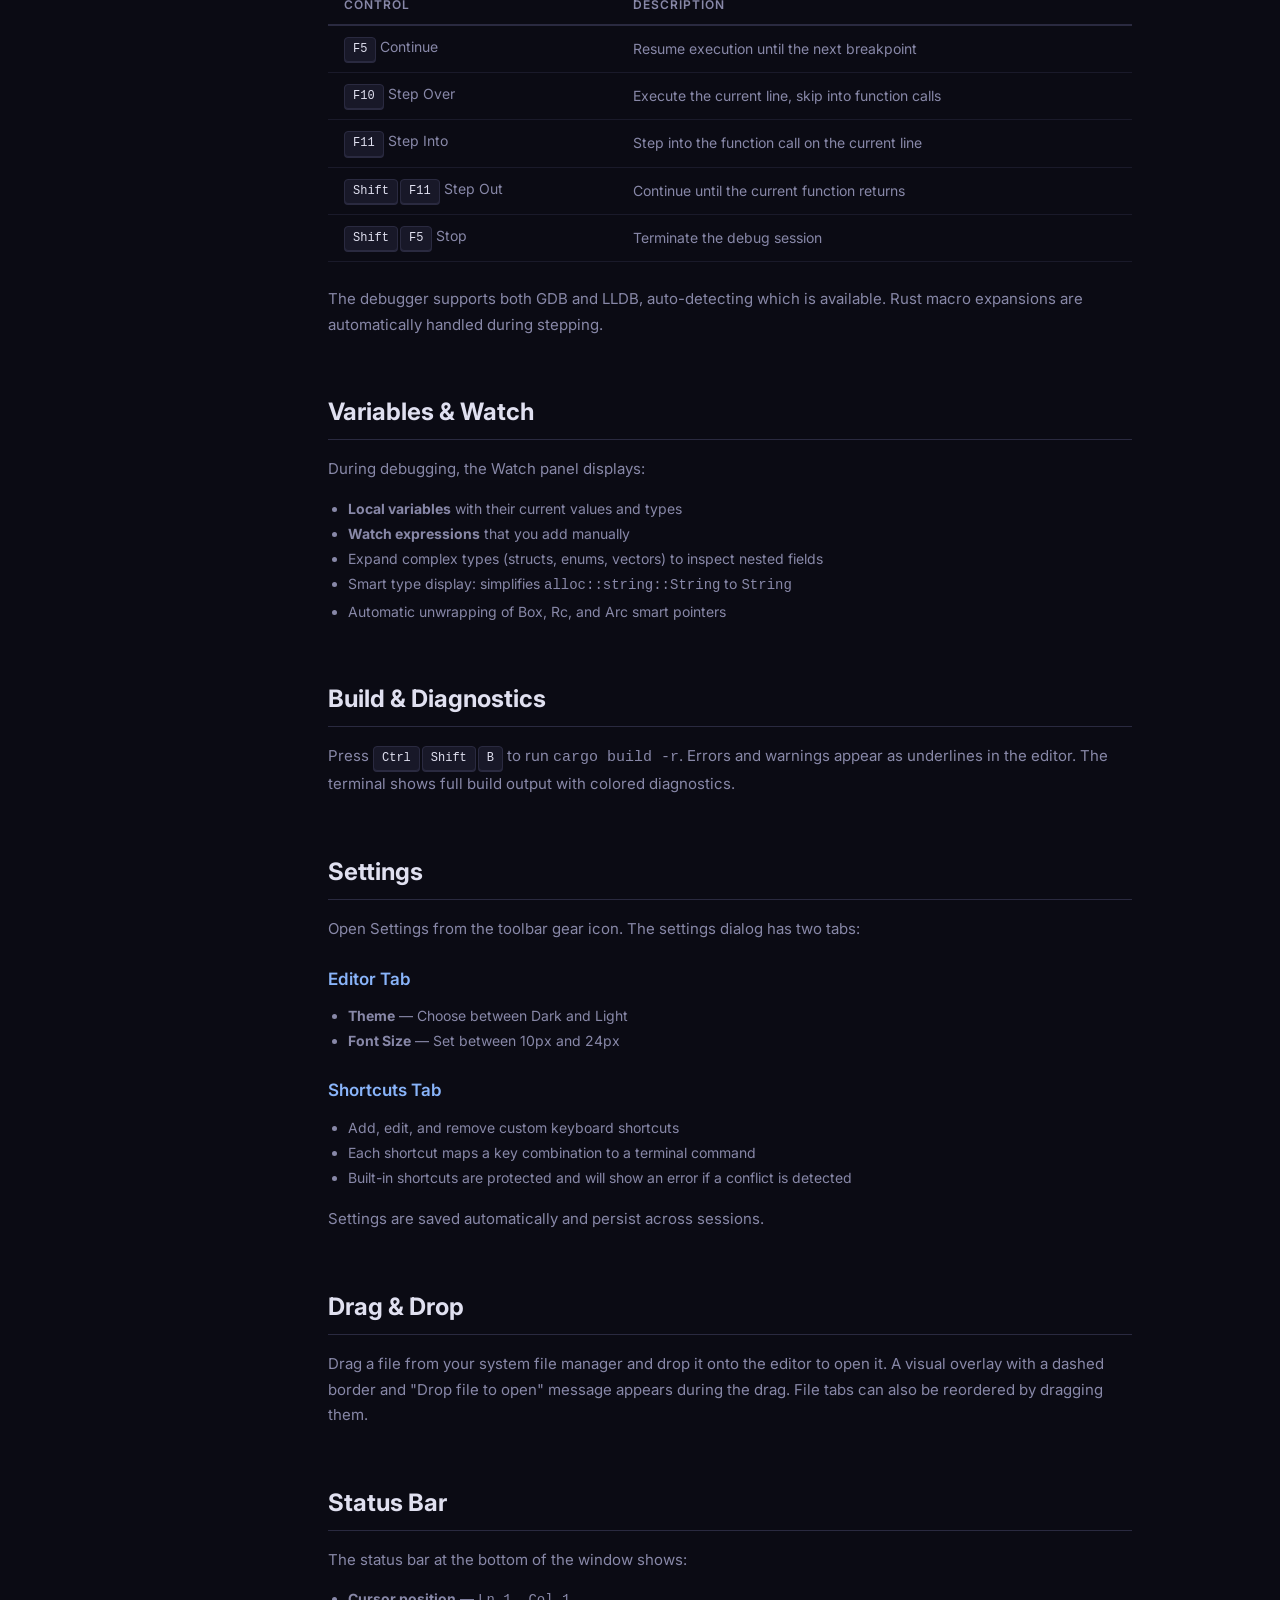
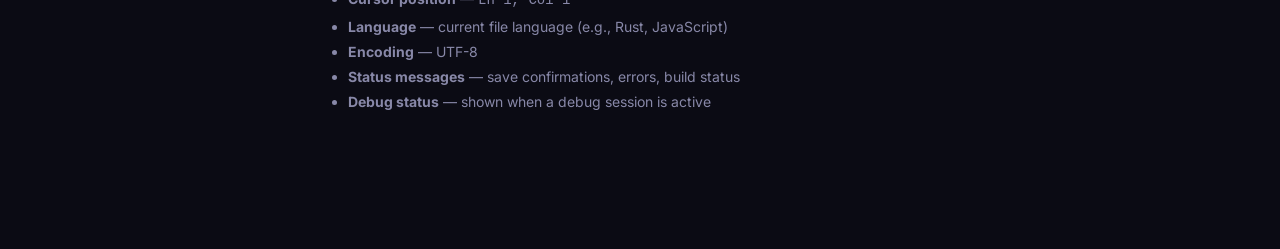
<file: Documentation/index.html>
<!DOCTYPE html>
<html lang="en">
<head>
    <meta charset="UTF-8">
    <meta name="viewport" content="width=device-width, initial-scale=1.0">
    <title>NodeText Documentation</title>
    <meta name="description" content="Complete documentation for NodeText code editor — keyboard shortcuts, themes, settings, navigation, debugging, and more.">
    <link rel="preconnect" href="https://fonts.googleapis.com">
    <link href="https://fonts.googleapis.com/css2?family=Inter:wght@400;500;600;700;800&display=swap" rel="stylesheet">
    <style>
        * { margin: 0; padding: 0; box-sizing: border-box; }
        :root {
            --bg: #0b0b14;
            --surface: #12121f;
            --card: #181828;
            --border: #2a2a40;
            --text: #e0e0f0;
            --text-dim: #8888a8;
            --accent: #89b4fa;
            --accent-hover: #a8ccff;
            --green: #a6e3a1;
            --purple: #cba6f7;
            --orange: #fab387;
            --pink: #f38ba8;
            --yellow: #f9e2af;
            --font: 'Inter', -apple-system, BlinkMacSystemFont, 'Segoe UI', sans-serif;
            --mono: 'Cascadia Code', 'Fira Code', 'JetBrains Mono', 'Consolas', monospace;
            --tree-line: #2a2a40;
        }
        html { scroll-behavior: smooth; }
        body { background: var(--bg); color: var(--text); font-family: var(--font); line-height: 1.6; -webkit-font-smoothing: antialiased; }
        a { color: var(--accent); text-decoration: none; transition: color 0.2s; }
        a:hover { color: var(--accent-hover); }

        /* Navigation */
        nav { position: fixed; top: 0; left: 0; right: 0; z-index: 100; background: rgba(11,11,20,0.85); backdrop-filter: blur(12px); -webkit-backdrop-filter: blur(12px); border-bottom: 1px solid var(--border); }
        nav .container { display: flex; align-items: center; justify-content: space-between; padding: 0 24px; height: 60px; max-width: 1200px; margin: 0 auto; }
        .nav-logo { display: flex; align-items: center; font-size: 20px; font-weight: 700; color: var(--text); }
        .nav-logo svg { margin-right: 10px; }
        .nav-logo span { color: var(--accent); }
        .nav-links { display: flex; align-items: center; gap: 32px; list-style: none; }
        .nav-links a { color: var(--text-dim); font-size: 14px; font-weight: 500; transition: color 0.2s; }
        .nav-links a:hover { color: var(--text); }
        .nav-links a.active { color: var(--accent); }

        /* Layout */
        .page-layout { display: flex; gap: 0; max-width: 1400px; margin: 0 auto; padding-top: 60px; min-height: 100vh; }
        .sidebar { position: sticky; top: 60px; width: 280px; min-width: 280px; height: calc(100vh - 60px); overflow-y: auto; border-right: 1px solid var(--border); padding: 24px 0; background: var(--surface); }
        .sidebar::-webkit-scrollbar { width: 6px; }
        .sidebar::-webkit-scrollbar-track { background: transparent; }
        .sidebar::-webkit-scrollbar-thumb { background: var(--border); border-radius: 3px; }
        .main-content { flex: 1; min-width: 0; padding: 40px 48px 80px; max-width: 900px; }

        /* Sidebar Tree */
        .sidebar-title { font-size: 12px; font-weight: 700; text-transform: uppercase; letter-spacing: 1.5px; color: var(--text-dim); padding: 0 20px 16px; }
        .tree { list-style: none; }
        .tree li { position: relative; }
        .tree > li > a, .tree > li > .tree-toggle { padding: 7px 20px; }
        .tree a { display: block; padding: 5px 20px 5px 36px; font-size: 13px; color: var(--text-dim); transition: all 0.15s; border-left: 2px solid transparent; cursor: pointer; }
        .tree a:hover { color: var(--text); background: rgba(137,180,250,0.05); }
        .tree a.active { color: var(--accent); border-left-color: var(--accent); background: rgba(137,180,250,0.08); }
        .tree-toggle { display: flex; align-items: center; gap: 6px; padding: 7px 20px; font-size: 13px; font-weight: 600; color: var(--text); cursor: pointer; user-select: none; border: none; background: none; width: 100%; text-align: left; font-family: inherit; }
        .tree-toggle:hover { background: rgba(137,180,250,0.05); }
        .tree-toggle svg { width: 14px; height: 14px; transition: transform 0.2s; flex-shrink: 0; }
        .tree-toggle.collapsed svg { transform: rotate(-90deg); }
        .tree .subtree { list-style: none; overflow: hidden; transition: max-height 0.25s ease; }
        .tree .subtree.collapsed { max-height: 0 !important; }
        .tree .subtree a { padding-left: 48px; font-size: 12.5px; }
        .tree .subtree .subtree a { padding-left: 62px; }

        /* Content Sections */
        .doc-section { margin-bottom: 56px; scroll-margin-top: 80px; }
        .doc-section h1 { font-size: 36px; font-weight: 800; margin-bottom: 12px; letter-spacing: -0.5px; }
        .doc-section h1 .highlight { background: linear-gradient(135deg, var(--accent), var(--purple)); -webkit-background-clip: text; -webkit-text-fill-color: transparent; background-clip: text; }
        .doc-section h2 { font-size: 24px; font-weight: 700; margin-bottom: 16px; padding-bottom: 8px; border-bottom: 1px solid var(--border); color: var(--text); }
        .doc-section h3 { font-size: 17px; font-weight: 600; margin: 24px 0 10px; color: var(--accent); }
        .doc-section p { font-size: 15px; color: var(--text-dim); margin-bottom: 14px; line-height: 1.7; }
        .doc-section ul, .doc-section ol { margin: 0 0 16px 20px; }
        .doc-section li { font-size: 14px; color: var(--text-dim); line-height: 1.8; }

        /* Keyboard Shortcut Table */
        .shortcut-table { width: 100%; border-collapse: collapse; margin: 16px 0 24px; }
        .shortcut-table th { text-align: left; font-size: 12px; font-weight: 600; text-transform: uppercase; letter-spacing: 1px; color: var(--text-dim); padding: 10px 16px; border-bottom: 2px solid var(--border); }
        .shortcut-table td { padding: 10px 16px; font-size: 14px; color: var(--text-dim); border-bottom: 1px solid rgba(42,42,64,0.5); }
        .shortcut-table tr:hover td { background: rgba(137,180,250,0.03); }
        .shortcut-table td:first-child { white-space: nowrap; }
        kbd { display: inline-block; padding: 2px 8px; font-family: var(--mono); font-size: 12px; color: var(--text); background: var(--card); border: 1px solid var(--border); border-radius: 4px; box-shadow: 0 1px 0 var(--border); line-height: 1.6; }
        kbd + kbd { margin-left: 2px; }
        .chord { display: inline-flex; align-items: center; gap: 4px; }
        .chord .then { font-size: 11px; color: var(--text-dim); }

        /* Feature Cards */
        .feature-grid { display: grid; grid-template-columns: 1fr 1fr; gap: 16px; margin: 16px 0 24px; }
        .feature-item { background: var(--card); border: 1px solid var(--border); border-radius: 10px; padding: 20px; transition: border-color 0.2s; }
        .feature-item:hover { border-color: rgba(137,180,250,0.3); }
        .feature-item h4 { font-size: 14px; font-weight: 600; margin-bottom: 6px; color: var(--text); }
        .feature-item p { font-size: 13px; margin-bottom: 0; }

        /* Language Tags */
        .lang-tags { display: flex; flex-wrap: wrap; gap: 8px; margin: 16px 0 24px; }
        .lang-tag { padding: 5px 14px; background: var(--card); border: 1px solid var(--border); border-radius: 6px; font-size: 13px; font-weight: 500; color: var(--text-dim); transition: all 0.2s; }
        .lang-tag:hover { border-color: var(--accent); color: var(--accent); }

        /* Color Swatches */
        .theme-preview { display: flex; gap: 16px; margin: 16px 0 24px; }
        .theme-card { flex: 1; background: var(--card); border: 1px solid var(--border); border-radius: 10px; padding: 20px; }
        .theme-card h4 { font-size: 14px; font-weight: 600; margin-bottom: 12px; }
        .swatch-row { display: flex; gap: 8px; margin-bottom: 8px; align-items: center; }
        .swatch { width: 24px; height: 24px; border-radius: 4px; border: 1px solid rgba(255,255,255,0.1); flex-shrink: 0; }
        .swatch-label { font-size: 12px; color: var(--text-dim); font-family: var(--mono); }

        /* Info box */
        .info-box { background: rgba(137,180,250,0.08); border: 1px solid rgba(137,180,250,0.2); border-radius: 8px; padding: 16px 20px; margin: 16px 0; }
        .info-box p { color: var(--text); margin-bottom: 0; font-size: 14px; }
        .info-box strong { color: var(--accent); }

        /* Footer */
        footer { padding: 40px 0; border-top: 1px solid var(--border); text-align: center; }
        footer p { font-size: 14px; color: var(--text-dim); }

        /* Responsive */
        @media (max-width: 900px) {
            .sidebar { display: none; }
            .main-content { padding: 32px 20px 60px; }
            .feature-grid { grid-template-columns: 1fr; }
            .theme-preview { flex-direction: column; }
        }
    </style>
</head>
<body>

<!-- Navigation -->
<nav>
    <div class="container">
        <a href="../index.html" class="nav-logo">
            <svg width="28" height="28" viewBox="0 0 28 28" fill="none"><rect width="28" height="28" rx="6" fill="#89b4fa"/><path d="M7 8h14M7 14h10M7 20h12" stroke="#0b0b14" stroke-width="2.5" stroke-linecap="round"/></svg>Node<span>Text</span>
        </a>
        <ul class="nav-links">
            <li><a href="../index.html">Home</a></li>
            <li><a href="../features.html">Features</a></li>
            <li><a href="../download.html">Download</a></li>
            <li><a href="index.html" class="active">Docs</a></li>
        </ul>
    </div>
</nav>

<div class="page-layout">

<!-- Sidebar Tree Navigation -->
<aside class="sidebar">
    <div class="sidebar-title">Documentation</div>
    <ul class="tree" id="doc-tree">
        <li><a href="#getting-started">Getting Started</a></li>

        <li>
            <button class="tree-toggle" onclick="toggleTree(this)">
                <svg viewBox="0 0 24 24" fill="none" stroke="currentColor" stroke-width="2"><polyline points="6,9 12,15 18,9"/></svg>
                Keyboard Shortcuts
            </button>
            <ul class="subtree">
                <li><a href="#shortcuts-file">File Operations</a></li>
                <li><a href="#shortcuts-editing">Editing</a></li>
                <li><a href="#shortcuts-chord">Chord Shortcuts (Ctrl+K)</a></li>
                <li><a href="#shortcuts-find">Find &amp; Replace</a></li>
                <li><a href="#shortcuts-navigation">Navigation</a></li>
                <li><a href="#shortcuts-debug">Debugging</a></li>
                <li><a href="#shortcuts-terminal">Terminal</a></li>
                <li><a href="#shortcuts-explorer">File Explorer</a></li>
            </ul>
        </li>

        <li>
            <button class="tree-toggle" onclick="toggleTree(this)">
                <svg viewBox="0 0 24 24" fill="none" stroke="currentColor" stroke-width="2"><polyline points="6,9 12,15 18,9"/></svg>
                Custom Shortcuts
            </button>
            <ul class="subtree">
                <li><a href="#custom-shortcuts-config">Configuring Shortcuts</a></li>
                <li><a href="#custom-shortcuts-builtin">Reserved Shortcuts</a></li>
            </ul>
        </li>

        <li>
            <button class="tree-toggle" onclick="toggleTree(this)">
                <svg viewBox="0 0 24 24" fill="none" stroke="currentColor" stroke-width="2"><polyline points="6,9 12,15 18,9"/></svg>
                Themes &amp; Appearance
            </button>
            <ul class="subtree">
                <li><a href="#themes-dark">Dark Theme</a></li>
                <li><a href="#themes-light">Light Theme</a></li>
                <li><a href="#themes-font">Font &amp; Size</a></li>
                <li><a href="#themes-wordwrap">Word Wrap</a></li>
            </ul>
        </li>

        <li>
            <button class="tree-toggle" onclick="toggleTree(this)">
                <svg viewBox="0 0 24 24" fill="none" stroke="currentColor" stroke-width="2"><polyline points="6,9 12,15 18,9"/></svg>
                Editor Features
            </button>
            <ul class="subtree">
                <li><a href="#editor-syntax">Syntax Highlighting</a></li>
                <li><a href="#editor-autocomplete">Code Completion</a></li>
                <li><a href="#editor-autoindent">Auto-Indent &amp; Brackets</a></li>
                <li><a href="#editor-folding">Code Folding</a></li>
                <li><a href="#editor-blockselect">Block Selection</a></li>
                <li><a href="#editor-find">Find &amp; Replace</a></li>
                <li><a href="#editor-findinproject">Find in Project</a></li>
                <li><a href="#editor-format">Document Formatting</a></li>
                <li><a href="#editor-commenting">Comment / Uncomment</a></li>
            </ul>
        </li>

        <li>
            <button class="tree-toggle" onclick="toggleTree(this)">
                <svg viewBox="0 0 24 24" fill="none" stroke="currentColor" stroke-width="2"><polyline points="6,9 12,15 18,9"/></svg>
                Navigation
            </button>
            <ul class="subtree">
                <li><a href="#nav-explorer">File Explorer</a></li>
                <li><a href="#nav-tabs">File Tabs</a></li>
                <li><a href="#nav-breadcrumb">Breadcrumbs</a></li>
                <li><a href="#nav-goto">Go to Line / Definition</a></li>
                <li><a href="#nav-errors">Error Navigation</a></li>
            </ul>
        </li>

        <li>
            <button class="tree-toggle" onclick="toggleTree(this)">
                <svg viewBox="0 0 24 24" fill="none" stroke="currentColor" stroke-width="2"><polyline points="6,9 12,15 18,9"/></svg>
                Panels &amp; Windows
            </button>
            <ul class="subtree">
                <li><a href="#panels-terminal">Terminal</a></li>
                <li><a href="#panels-debug">Debug / Watch</a></li>
                <li><a href="#panels-claude">Claude AI</a></li>
                <li><a href="#panels-chart">Chart Visualization</a></li>
                <li><a href="#panels-popout">Pop-out / Pin Windows</a></li>
            </ul>
        </li>

        <li>
            <button class="tree-toggle" onclick="toggleTree(this)">
                <svg viewBox="0 0 24 24" fill="none" stroke="currentColor" stroke-width="2"><polyline points="6,9 12,15 18,9"/></svg>
                Debugging
            </button>
            <ul class="subtree">
                <li><a href="#debug-breakpoints">Breakpoints</a></li>
                <li><a href="#debug-stepping">Step Controls</a></li>
                <li><a href="#debug-watch">Variables &amp; Watch</a></li>
                <li><a href="#debug-build">Build &amp; Diagnostics</a></li>
            </ul>
        </li>

        <li><a href="#settings">Settings</a></li>
        <li><a href="#dragdrop">Drag &amp; Drop</a></li>
        <li><a href="#statusbar">Status Bar</a></li>
    </ul>
</aside>

<!-- Main Content -->
<main class="main-content">

<!-- Getting Started -->
<section class="doc-section" id="getting-started">
    <h1>NodeText <span class="highlight">Documentation</span></h1>
    <p>NodeText is a fast, lightweight code editor built with Rust and Tauri. It features built-in debugging via GDB/LLDB, syntax highlighting for 30+ languages, an integrated terminal, file explorer, code completion, and much more.</p>

    <div class="feature-grid">
        <div class="feature-item">
            <h4>Open a File</h4>
            <p><kbd>Ctrl</kbd><kbd>O</kbd> to open a file, or drag &amp; drop a file onto the editor.</p>
        </div>
        <div class="feature-item">
            <h4>Open a Folder</h4>
            <p>Use File &rarr; Open Folder to open a project directory in the explorer.</p>
        </div>
        <div class="feature-item">
            <h4>Built-in Terminal</h4>
            <p><kbd>Ctrl</kbd><kbd>`</kbd> to toggle the integrated terminal panel.</p>
        </div>
        <div class="feature-item">
            <h4>Start Debugging</h4>
            <p>Press <kbd>F5</kbd> to build and start debugging your Rust project.</p>
        </div>
    </div>
</section>

<!-- Keyboard Shortcuts -->
<section class="doc-section" id="shortcuts-file">
    <h2>Keyboard Shortcuts &mdash; File Operations</h2>
    <table class="shortcut-table">
        <thead><tr><th>Shortcut</th><th>Action</th></tr></thead>
        <tbody>
            <tr><td><kbd>Ctrl</kbd><kbd>O</kbd></td><td>Open file</td></tr>
            <tr><td><kbd>Ctrl</kbd><kbd>S</kbd></td><td>Save file</td></tr>
            <tr><td><kbd>Ctrl</kbd><kbd>Shift</kbd><kbd>S</kbd></td><td>Save file as (new name)</td></tr>
            <tr><td><kbd>Ctrl</kbd><kbd>N</kbd></td><td>Create new file</td></tr>
            <tr><td><kbd>Ctrl</kbd><kbd>W</kbd></td><td>Close current file tab</td></tr>
        </tbody>
    </table>
</section>

<section class="doc-section" id="shortcuts-editing">
    <h2>Keyboard Shortcuts &mdash; Editing</h2>
    <table class="shortcut-table">
        <thead><tr><th>Shortcut</th><th>Action</th></tr></thead>
        <tbody>
            <tr><td><kbd>Ctrl</kbd><kbd>Z</kbd></td><td>Undo</td></tr>
            <tr><td><kbd>Ctrl</kbd><kbd>Y</kbd></td><td>Redo</td></tr>
            <tr><td><kbd>Ctrl</kbd><kbd>Shift</kbd><kbd>Z</kbd></td><td>Redo (alternative)</td></tr>
            <tr><td><kbd>Ctrl</kbd><kbd>A</kbd></td><td>Select all</td></tr>
            <tr><td><kbd>Ctrl</kbd><kbd>C</kbd></td><td>Copy</td></tr>
            <tr><td><kbd>Ctrl</kbd><kbd>X</kbd></td><td>Cut</td></tr>
            <tr><td><kbd>Ctrl</kbd><kbd>V</kbd></td><td>Paste</td></tr>
            <tr><td><kbd>Tab</kbd></td><td>Insert tab / Indent selected lines</td></tr>
            <tr><td><kbd>Shift</kbd><kbd>Tab</kbd></td><td>Dedent selected lines</td></tr>
            <tr><td><kbd>Home</kbd></td><td>Smart home (toggle: first non-whitespace / column 0)</td></tr>
            <tr><td><kbd>Enter</kbd></td><td>New line with auto-indent</td></tr>
            <tr><td><kbd>Alt</kbd><kbd>&uarr;</kbd></td><td>Move line up (or expand selection scope in Rust)</td></tr>
            <tr><td><kbd>Alt</kbd><kbd>&darr;</kbd></td><td>Move line down (or shrink selection scope in Rust)</td></tr>
            <tr><td><kbd>Alt</kbd><kbd>Z</kbd></td><td>Toggle word wrap</td></tr>
            <tr><td><kbd>Ctrl</kbd> + Mouse Wheel</td><td>Increase / decrease font size</td></tr>
            <tr><td><kbd>Alt</kbd><kbd>Shift</kbd> + Drag</td><td>Block (column) selection</td></tr>
        </tbody>
    </table>
</section>

<section class="doc-section" id="shortcuts-chord">
    <h2>Keyboard Shortcuts &mdash; Chord Shortcuts (Ctrl+K)</h2>
    <p>Chord shortcuts are two-step key sequences. Press <kbd>Ctrl</kbd><kbd>K</kbd> first, then press the second key within 1.5 seconds. These are built-in and cannot be overridden by custom shortcuts.</p>
    <table class="shortcut-table">
        <thead><tr><th>Shortcut</th><th>Action</th></tr></thead>
        <tbody>
            <tr><td><span class="chord"><kbd>Ctrl</kbd><kbd>K</kbd> <span class="then">then</span> <kbd>D</kbd></span></td><td>Format document (JSON, XML, HTML)</td></tr>
            <tr><td><span class="chord"><kbd>Ctrl</kbd><kbd>K</kbd> <span class="then">then</span> <kbd>C</kbd></span></td><td>Comment selected lines</td></tr>
            <tr><td><span class="chord"><kbd>Ctrl</kbd><kbd>K</kbd> <span class="then">then</span> <kbd>U</kbd></span></td><td>Uncomment selected lines</td></tr>
        </tbody>
    </table>
    <div class="info-box">
        <p><strong>Note:</strong> If no text is selected, comment/uncomment operates on the entire current line. For block-comment languages (CSS, HTML, XML), the selection is wrapped with the block delimiters instead of line prefixes.</p>
    </div>
</section>

<section class="doc-section" id="shortcuts-find">
    <h2>Keyboard Shortcuts &mdash; Find &amp; Replace</h2>
    <table class="shortcut-table">
        <thead><tr><th>Shortcut</th><th>Action</th></tr></thead>
        <tbody>
            <tr><td><kbd>Ctrl</kbd><kbd>F</kbd></td><td>Open find bar</td></tr>
            <tr><td><kbd>Ctrl</kbd><kbd>H</kbd></td><td>Open find and replace</td></tr>
            <tr><td><kbd>F3</kbd></td><td>Find next match</td></tr>
            <tr><td><kbd>Shift</kbd><kbd>F3</kbd></td><td>Find previous match</td></tr>
            <tr><td><kbd>Ctrl</kbd><kbd>Shift</kbd><kbd>F</kbd></td><td>Find in project (all files)</td></tr>
            <tr><td><kbd>Escape</kbd></td><td>Close find bar</td></tr>
        </tbody>
    </table>
</section>

<section class="doc-section" id="shortcuts-navigation">
    <h2>Keyboard Shortcuts &mdash; Navigation</h2>
    <table class="shortcut-table">
        <thead><tr><th>Shortcut</th><th>Action</th></tr></thead>
        <tbody>
            <tr><td><kbd>Ctrl</kbd><kbd>G</kbd></td><td>Go to line</td></tr>
            <tr><td><kbd>F12</kbd></td><td>Go to definition</td></tr>
            <tr><td><kbd>Ctrl</kbd> + Click</td><td>Go to definition (mouse)</td></tr>
            <tr><td><kbd>Ctrl</kbd><kbd>Tab</kbd></td><td>Switch to next file tab</td></tr>
            <tr><td><kbd>Ctrl</kbd><kbd>Shift</kbd><kbd>Tab</kbd></td><td>Switch to previous file tab</td></tr>
            <tr><td><kbd>F8</kbd></td><td>Go to next error</td></tr>
            <tr><td><kbd>Shift</kbd><kbd>F8</kbd></td><td>Go to previous error</td></tr>
        </tbody>
    </table>
</section>

<section class="doc-section" id="shortcuts-debug">
    <h2>Keyboard Shortcuts &mdash; Debugging</h2>
    <table class="shortcut-table">
        <thead><tr><th>Shortcut</th><th>Action</th></tr></thead>
        <tbody>
            <tr><td><kbd>F5</kbd></td><td>Start / Continue debugging</td></tr>
            <tr><td><kbd>Shift</kbd><kbd>F5</kbd></td><td>Stop debugging</td></tr>
            <tr><td><kbd>F9</kbd></td><td>Toggle breakpoint on current line</td></tr>
            <tr><td><kbd>F10</kbd></td><td>Step over</td></tr>
            <tr><td><kbd>F11</kbd></td><td>Step into</td></tr>
            <tr><td><kbd>Shift</kbd><kbd>F11</kbd></td><td>Step out</td></tr>
            <tr><td><kbd>Ctrl</kbd><kbd>Shift</kbd><kbd>B</kbd></td><td>Build project (cargo build)</td></tr>
        </tbody>
    </table>
</section>

<section class="doc-section" id="shortcuts-terminal">
    <h2>Keyboard Shortcuts &mdash; Terminal</h2>
    <table class="shortcut-table">
        <thead><tr><th>Shortcut</th><th>Action</th></tr></thead>
        <tbody>
            <tr><td><kbd>Ctrl</kbd><kbd>`</kbd></td><td>Toggle terminal panel</td></tr>
            <tr><td><kbd>Enter</kbd></td><td>Execute command</td></tr>
            <tr><td><kbd>&uarr;</kbd></td><td>Previous command in history</td></tr>
            <tr><td><kbd>&darr;</kbd></td><td>Next command in history</td></tr>
            <tr><td><kbd>Ctrl</kbd><kbd>Shift</kbd><kbd>C</kbd></td><td>Send interrupt (Ctrl+C)</td></tr>
        </tbody>
    </table>
</section>

<section class="doc-section" id="shortcuts-explorer">
    <h2>Keyboard Shortcuts &mdash; File Explorer</h2>
    <table class="shortcut-table">
        <thead><tr><th>Shortcut</th><th>Action</th></tr></thead>
        <tbody>
            <tr><td><kbd>F2</kbd></td><td>Rename selected file or folder</td></tr>
            <tr><td><kbd>Delete</kbd></td><td>Delete selected file or folder</td></tr>
            <tr><td>Right-click</td><td>Context menu: New File, New Folder, Rename, Delete, Copy, Cut, Paste</td></tr>
        </tbody>
    </table>
</section>

<!-- Custom Shortcuts -->
<section class="doc-section" id="custom-shortcuts-config">
    <h2>Custom Shortcuts &mdash; Configuration</h2>
    <p>You can add custom keyboard shortcuts that execute terminal commands. Open <strong>Settings</strong> and switch to the <strong>Shortcuts</strong> tab.</p>
    <h3>Adding a Custom Shortcut</h3>
    <ol>
        <li>Click <strong>+ Add Shortcut</strong></li>
        <li>Check the modifier keys you want: <kbd>Ctrl</kbd>, <kbd>Alt</kbd>, <kbd>Shift</kbd></li>
        <li>Select a key from the dropdown (A&ndash;Z, 0&ndash;9, or F1&ndash;F12)</li>
        <li>Enter the terminal command to execute (e.g., <code>cargo build -r</code>)</li>
        <li>Click <strong>Save</strong></li>
    </ol>
    <p>When the shortcut is triggered, the terminal panel opens automatically and the command is executed.</p>
</section>

<section class="doc-section" id="custom-shortcuts-builtin">
    <h2>Custom Shortcuts &mdash; Reserved Shortcuts</h2>
    <p>The following shortcuts are reserved by the editor and cannot be overridden by custom shortcuts:</p>
    <div class="lang-tags">
        <span class="lang-tag">Ctrl+O</span>
        <span class="lang-tag">Ctrl+S</span>
        <span class="lang-tag">Ctrl+Shift+S</span>
        <span class="lang-tag">Ctrl+N</span>
        <span class="lang-tag">Ctrl+Z</span>
        <span class="lang-tag">Ctrl+Y</span>
        <span class="lang-tag">Ctrl+Shift+Z</span>
        <span class="lang-tag">Ctrl+A</span>
        <span class="lang-tag">Ctrl+C</span>
        <span class="lang-tag">Ctrl+V</span>
        <span class="lang-tag">Ctrl+X</span>
        <span class="lang-tag">Ctrl+W</span>
        <span class="lang-tag">Ctrl+F</span>
        <span class="lang-tag">Ctrl+H</span>
        <span class="lang-tag">Ctrl+G</span>
        <span class="lang-tag">Ctrl+K</span>
        <span class="lang-tag">Ctrl+`</span>
        <span class="lang-tag">Ctrl+Tab</span>
        <span class="lang-tag">Ctrl+Shift+Tab</span>
        <span class="lang-tag">Ctrl+Shift+B</span>
        <span class="lang-tag">Ctrl+Shift+F</span>
        <span class="lang-tag">Alt+Z</span>
        <span class="lang-tag">Alt+&uarr;</span>
        <span class="lang-tag">Alt+&darr;</span>
        <span class="lang-tag">F3</span>
        <span class="lang-tag">F5</span>
        <span class="lang-tag">F8</span>
        <span class="lang-tag">F9</span>
        <span class="lang-tag">F10</span>
        <span class="lang-tag">F11</span>
        <span class="lang-tag">F12</span>
    </div>
</section>

<!-- Themes -->
<section class="doc-section" id="themes-dark">
    <h2>Themes &mdash; Dark Theme (Default)</h2>
    <p>The default theme uses the <strong>Catppuccin Mocha</strong> color palette &mdash; a warm, low-contrast dark theme that is easy on the eyes.</p>
    <div class="theme-preview">
        <div class="theme-card">
            <h4>UI Colors</h4>
            <div class="swatch-row"><div class="swatch" style="background:#1e1e2e"></div><span class="swatch-label">#1e1e2e Background</span></div>
            <div class="swatch-row"><div class="swatch" style="background:#181825"></div><span class="swatch-label">#181825 Surface</span></div>
            <div class="swatch-row"><div class="swatch" style="background:#11111b"></div><span class="swatch-label">#11111b Toolbar</span></div>
            <div class="swatch-row"><div class="swatch" style="background:#313244"></div><span class="swatch-label">#313244 Border</span></div>
            <div class="swatch-row"><div class="swatch" style="background:#89b4fa"></div><span class="swatch-label">#89b4fa Accent</span></div>
            <div class="swatch-row"><div class="swatch" style="background:#cdd6f4"></div><span class="swatch-label">#cdd6f4 Text</span></div>
        </div>
        <div class="theme-card">
            <h4>Syntax Colors</h4>
            <div class="swatch-row"><div class="swatch" style="background:#cba6f7"></div><span class="swatch-label">#cba6f7 Keywords</span></div>
            <div class="swatch-row"><div class="swatch" style="background:#a6e3a1"></div><span class="swatch-label">#a6e3a1 Strings</span></div>
            <div class="swatch-row"><div class="swatch" style="background:#fab387"></div><span class="swatch-label">#fab387 Numbers</span></div>
            <div class="swatch-row"><div class="swatch" style="background:#89b4fa"></div><span class="swatch-label">#89b4fa Functions</span></div>
            <div class="swatch-row"><div class="swatch" style="background:#f9e2af"></div><span class="swatch-label">#f9e2af Types</span></div>
            <div class="swatch-row"><div class="swatch" style="background:#6c7086"></div><span class="swatch-label">#6c7086 Comments</span></div>
        </div>
    </div>
</section>

<section class="doc-section" id="themes-light">
    <h2>Themes &mdash; Light Theme</h2>
    <p>The light theme uses the <strong>Catppuccin Latte</strong> color palette &mdash; a clean, bright theme for daytime use.</p>
    <div class="theme-preview">
        <div class="theme-card">
            <h4>UI Colors</h4>
            <div class="swatch-row"><div class="swatch" style="background:#eff1f5"></div><span class="swatch-label">#eff1f5 Background</span></div>
            <div class="swatch-row"><div class="swatch" style="background:#d6dae4"></div><span class="swatch-label">#d6dae4 Surface</span></div>
            <div class="swatch-row"><div class="swatch" style="background:#c8ccd6"></div><span class="swatch-label">#c8ccd6 Toolbar</span></div>
            <div class="swatch-row"><div class="swatch" style="background:#ccd0da"></div><span class="swatch-label">#ccd0da Border</span></div>
            <div class="swatch-row"><div class="swatch" style="background:#1e66f5"></div><span class="swatch-label">#1e66f5 Accent</span></div>
            <div class="swatch-row"><div class="swatch" style="background:#4c4f69"></div><span class="swatch-label">#4c4f69 Text</span></div>
        </div>
        <div class="theme-card">
            <h4>Syntax Colors</h4>
            <div class="swatch-row"><div class="swatch" style="background:#8839ef"></div><span class="swatch-label">#8839ef Keywords</span></div>
            <div class="swatch-row"><div class="swatch" style="background:#40a02b"></div><span class="swatch-label">#40a02b Strings</span></div>
            <div class="swatch-row"><div class="swatch" style="background:#fe640b"></div><span class="swatch-label">#fe640b Numbers</span></div>
            <div class="swatch-row"><div class="swatch" style="background:#1e66f5"></div><span class="swatch-label">#1e66f5 Functions</span></div>
            <div class="swatch-row"><div class="swatch" style="background:#df8e1d"></div><span class="swatch-label">#df8e1d Types</span></div>
            <div class="swatch-row"><div class="swatch" style="background:#8c8fa1"></div><span class="swatch-label">#8c8fa1 Comments</span></div>
        </div>
    </div>
    <p>Switch themes in <strong>Settings &rarr; Editor &rarr; Theme</strong> dropdown. The change applies immediately to the editor and all pop-out windows.</p>
</section>

<section class="doc-section" id="themes-font">
    <h2>Font &amp; Size</h2>
    <p>The editor uses the following monospace font stack (in priority order):</p>
    <div class="lang-tags">
        <span class="lang-tag">Cascadia Code</span>
        <span class="lang-tag">Fira Code</span>
        <span class="lang-tag">JetBrains Mono</span>
        <span class="lang-tag">Consolas</span>
        <span class="lang-tag">monospace</span>
    </div>
    <h3>Font Size</h3>
    <ul>
        <li><strong>Default:</strong> 13px</li>
        <li><strong>Range:</strong> 10px &ndash; 24px</li>
        <li>Adjust in <strong>Settings &rarr; Editor &rarr; Font Size</strong></li>
        <li>Or use <kbd>Ctrl</kbd> + Mouse Wheel to adjust on-the-fly</li>
    </ul>
    <div class="info-box">
        <p><strong>Note:</strong> Font ligatures are disabled for accurate character-width rendering and cursor positioning.</p>
    </div>
</section>

<section class="doc-section" id="themes-wordwrap">
    <h2>Word Wrap</h2>
    <p>Toggle word wrap with <kbd>Alt</kbd><kbd>Z</kbd> or the wrap button in the toolbar. When enabled, long lines wrap at the editor boundary instead of scrolling horizontally. The setting persists across sessions.</p>
</section>

<!-- Editor Features -->
<section class="doc-section" id="editor-syntax">
    <h2>Syntax Highlighting</h2>
    <p>NodeText supports syntax highlighting for 30+ languages, detected automatically from file extensions or content analysis.</p>
    <div class="lang-tags">
        <span class="lang-tag">Rust</span>
        <span class="lang-tag">JavaScript</span>
        <span class="lang-tag">TypeScript</span>
        <span class="lang-tag">Python</span>
        <span class="lang-tag">C</span>
        <span class="lang-tag">C++</span>
        <span class="lang-tag">C#</span>
        <span class="lang-tag">Java</span>
        <span class="lang-tag">Go</span>
        <span class="lang-tag">HTML</span>
        <span class="lang-tag">CSS</span>
        <span class="lang-tag">JSON</span>
        <span class="lang-tag">XML</span>
        <span class="lang-tag">SQL</span>
        <span class="lang-tag">Markdown</span>
        <span class="lang-tag">TOML</span>
        <span class="lang-tag">YAML</span>
        <span class="lang-tag">Shell</span>
        <span class="lang-tag">Batch</span>
        <span class="lang-tag">PowerShell</span>
        <span class="lang-tag">Ruby</span>
        <span class="lang-tag">PHP</span>
        <span class="lang-tag">Kotlin</span>
        <span class="lang-tag">Swift</span>
        <span class="lang-tag">Dart</span>
        <span class="lang-tag">Lua</span>
        <span class="lang-tag">R</span>
        <span class="lang-tag">Perl</span>
        <span class="lang-tag">Scala</span>
        <span class="lang-tag">Zig</span>
        <span class="lang-tag">Elixir</span>
        <span class="lang-tag">Haskell</span>
        <span class="lang-tag">GraphQL</span>
        <span class="lang-tag">Protobuf</span>
        <span class="lang-tag">Dockerfile</span>
        <span class="lang-tag">Razor (cshtml)</span>
        <span class="lang-tag">ASPX</span>
        <span class="lang-tag">CSV</span>
    </div>
    <p>You can also manually select a language from the language dropdown in the toolbar or the status bar.</p>
</section>

<section class="doc-section" id="editor-autocomplete">
    <h2>Code Completion</h2>
    <p>The editor provides context-aware autocomplete suggestions including:</p>
    <ul>
        <li><strong>Language keywords</strong> &mdash; reserved words for the current language</li>
        <li><strong>Built-in methods</strong> &mdash; Rust standard library (String, Vec, Option, Result, HashMap, etc.)</li>
        <li><strong>Struct fields</strong> &mdash; triggered after <code>.</code> (dot)</li>
        <li><strong>Module items</strong> &mdash; triggered after <code>::</code> (Rust)</li>
        <li><strong>File &amp; project symbols</strong> &mdash; functions, types, and structs</li>
        <li><strong>Buffer words</strong> &mdash; words from the current document</li>
    </ul>
    <p>Use <kbd>&uarr;</kbd>/<kbd>&darr;</kbd> to navigate, <kbd>Tab</kbd> or <kbd>Enter</kbd> to accept, <kbd>Escape</kbd> to dismiss.</p>
</section>

<section class="doc-section" id="editor-autoindent">
    <h2>Auto-Indent &amp; Bracket Matching</h2>
    <h3>Auto-Indent</h3>
    <ul>
        <li>Automatic indentation on <kbd>Enter</kbd> preserving the current indent level</li>
        <li>Extra indent after opening brackets <code>{</code>, <code>(</code>, <code>[</code></li>
        <li>Auto-dedent when typing closing brackets <code>}</code>, <code>)</code>, <code>]</code></li>
        <li>Rust-specific: match arms (<code>=&gt;</code>), where clauses, method chains</li>
    </ul>
    <h3>Bracket Matching</h3>
    <ul>
        <li>Highlights matching pairs: <code>{}</code>, <code>[]</code>, <code>()</code></li>
        <li>HTML/XML tag matching: <code>&lt;tag&gt;...&lt;/tag&gt;</code></li>
        <li>Generic angle brackets: <code>Vec&lt;T&gt;</code>, <code>HashMap&lt;K,V&gt;</code></li>
        <li>Skips matches inside strings and comments</li>
    </ul>
    <h3>Auto-Close</h3>
    <p>When you select text and type an opening bracket or quote, the selection is automatically wrapped: <code>(selection)</code>, <code>[selection]</code>, <code>{selection}</code>, <code>"selection"</code>, <code>'selection'</code>.</p>
</section>

<section class="doc-section" id="editor-folding">
    <h2>Code Folding</h2>
    <p>Click the fold markers in the gutter to collapse or expand code regions. Rust files use AST-based folding; other languages use brace-matching. Collapsed regions show <code>/* ... */</code> as a placeholder. Editing inside a folded region automatically unfolds it.</p>
</section>

<section class="doc-section" id="editor-blockselect">
    <h2>Block (Column) Selection</h2>
    <p>Hold <kbd>Alt</kbd><kbd>Shift</kbd> and drag with the mouse to select a rectangular block of text. You can copy (<kbd>Ctrl</kbd><kbd>C</kbd>) or delete (<kbd>Delete</kbd> / <kbd>Backspace</kbd>) the block selection. Press <kbd>Escape</kbd> to clear.</p>
</section>

<section class="doc-section" id="editor-find">
    <h2>Find &amp; Replace</h2>
    <p>Press <kbd>Ctrl</kbd><kbd>F</kbd> to open the find bar. All matches are highlighted in orange, with the current match in yellow. Press <kbd>Ctrl</kbd><kbd>H</kbd> to open the replace row. Use the <strong>Replace</strong> button for single replacements or <strong>All</strong> to replace every match.</p>
</section>

<section class="doc-section" id="editor-findinproject">
    <h2>Find in Project</h2>
    <p>Press <kbd>Ctrl</kbd><kbd>Shift</kbd><kbd>F</kbd> to search across all files in the open project folder. Results are listed with file path, line number, and matched content. Click any result to navigate directly to that location.</p>
</section>

<section class="doc-section" id="editor-format">
    <h2>Document Formatting</h2>
    <p>Press <span class="chord"><kbd>Ctrl</kbd><kbd>K</kbd> <span class="then">then</span> <kbd>D</kbd></span> to format the current document.</p>
    <ul>
        <li><strong>JSON</strong> &mdash; Pretty-prints with 2-space indentation. Shows an error message if the JSON is invalid.</li>
        <li><strong>XML / HTML</strong> &mdash; Formats with proper indentation, handling self-closing tags, comments, CDATA, and processing instructions.</li>
    </ul>
    <p>All formatting operations support undo (<kbd>Ctrl</kbd><kbd>Z</kbd>).</p>
</section>

<section class="doc-section" id="editor-commenting">
    <h2>Comment / Uncomment</h2>
    <p>Press <span class="chord"><kbd>Ctrl</kbd><kbd>K</kbd> <span class="then">then</span> <kbd>C</kbd></span> to comment and <span class="chord"><kbd>Ctrl</kbd><kbd>K</kbd> <span class="then">then</span> <kbd>U</kbd></span> to uncomment selected code.</p>
    <h3>Comment Styles by Language</h3>
    <table class="shortcut-table">
        <thead><tr><th>Style</th><th>Languages</th></tr></thead>
        <tbody>
            <tr><td><code>// </code></td><td>Rust, JavaScript, TypeScript, C, C++, C#, Java, Go, Dart, Kotlin, Swift, Scala, Zig, PHP, Protobuf, GraphQL</td></tr>
            <tr><td><code># </code></td><td>Python, Shell, Ruby, R, Perl, Elixir, TOML, Config, Dockerfile, PowerShell</td></tr>
            <tr><td><code>-- </code></td><td>SQL, Lua, Haskell</td></tr>
            <tr><td><code>REM </code></td><td>Batch</td></tr>
            <tr><td><code>&lt;!-- --&gt;</code></td><td>HTML, XML</td></tr>
            <tr><td><code>/* */</code></td><td>CSS</td></tr>
        </tbody>
    </table>
</section>

<!-- Navigation -->
<section class="doc-section" id="nav-explorer">
    <h2>File Explorer</h2>
    <p>The file explorer panel shows the folder tree of the currently opened project. Features include:</p>
    <ul>
        <li>Expand/collapse folders with chevron icons</li>
        <li>Active file highlighting</li>
        <li>Filter bar to search for files and symbols (press <kbd>Escape</kbd> to clear)</li>
        <li>Right-click context menu: New File, New Folder, Rename, Delete, Copy, Cut, Paste</li>
        <li>File icons colored by language type</li>
        <li>Outline section showing code symbols (functions, structs, etc.) for the current file</li>
    </ul>
</section>

<section class="doc-section" id="nav-tabs">
    <h2>File Tabs</h2>
    <p>Each open file gets a tab at the top of the editor. Tabs show the filename, a modified indicator (*) for unsaved changes, and a close button. Switch tabs with <kbd>Ctrl</kbd><kbd>Tab</kbd> / <kbd>Ctrl</kbd><kbd>Shift</kbd><kbd>Tab</kbd> or click directly. Close the current tab with <kbd>Ctrl</kbd><kbd>W</kbd>. Drag tabs to reorder them.</p>
</section>

<section class="doc-section" id="nav-breadcrumb">
    <h2>Breadcrumb Navigation</h2>
    <p>The breadcrumb bar below the tabs shows the current scope hierarchy (e.g., <code>impl MyStruct &rarr; fn my_method</code>). Click any segment to jump to that scope in the file. It updates automatically as you navigate.</p>
</section>

<section class="doc-section" id="nav-goto">
    <h2>Go to Line / Go to Definition</h2>
    <h3>Go to Line</h3>
    <p>Press <kbd>Ctrl</kbd><kbd>G</kbd> to open the Go to Line dialog. Type a line number and press <kbd>Enter</kbd> to jump.</p>
    <h3>Go to Definition</h3>
    <p>Press <kbd>F12</kbd> or <kbd>Ctrl</kbd>+Click on a symbol to jump to its definition. If multiple matches are found, they appear in the search results panel. Searches local project files including path-based crate dependencies defined in Cargo.toml.</p>
</section>

<section class="doc-section" id="nav-errors">
    <h2>Error Navigation</h2>
    <p>Cargo check errors appear as red underlines in the editor. Hover to see the error message. Cycle through errors with <kbd>F8</kbd> (next) and <kbd>Shift</kbd><kbd>F8</kbd> (previous). The editor automatically scrolls to the error location.</p>
</section>

<!-- Panels -->
<section class="doc-section" id="panels-terminal">
    <h2>Integrated Terminal</h2>
    <p>Toggle with <kbd>Ctrl</kbd><kbd>`</kbd>. The terminal supports:</p>
    <ul>
        <li>Command execution with output display</li>
        <li>Command history navigation (<kbd>&uarr;</kbd>/<kbd>&darr;</kbd>)</li>
        <li>Interrupt running commands (<kbd>Ctrl</kbd><kbd>Shift</kbd><kbd>C</kbd>)</li>
        <li>Syntax-colored cargo check output</li>
        <li>Auto-opens for builds, debug sessions, and custom shortcuts</li>
    </ul>
</section>

<section class="doc-section" id="panels-debug">
    <h2>Debug / Watch Panel</h2>
    <p>The watch panel shows local variables and custom watch expressions during debug sessions. Features:</p>
    <ul>
        <li><strong>Locals</strong> &mdash; automatically populated with local variable values</li>
        <li><strong>Watch</strong> &mdash; add custom expressions to monitor</li>
        <li>Recursive structure expansion</li>
        <li>Type information on hover</li>
        <li>Context menu: Add to watch, Copy value, Inspect</li>
        <li>Watch expressions persist in <code>debug.json</code></li>
    </ul>
</section>

<section class="doc-section" id="panels-claude">
    <h2>Claude AI Panel</h2>
    <p>An integrated AI assistant powered by Claude. Enter your Anthropic API key in the panel settings to enable it. Ask questions about your code, get explanations, or request help directly within the editor.</p>
    <ul>
        <li>Chat-style message interface</li>
        <li><kbd>Enter</kbd> to send, <kbd>Shift</kbd><kbd>Enter</kbd> for new line</li>
        <li>Conversation history maintained during session</li>
    </ul>
</section>

<section class="doc-section" id="panels-chart">
    <h2>Chart Visualization</h2>
    <p>Visualize Rust code structure as interactive graphs. Chart types include:</p>
    <ul>
        <li><strong>Structure</strong> &mdash; module and type hierarchy</li>
        <li><strong>Call Graph</strong> &mdash; function call relationships</li>
        <li><strong>Dependencies</strong> &mdash; module dependencies</li>
        <li><strong>Module Map</strong> &mdash; project module layout</li>
        <li><strong>Type Hierarchy</strong> &mdash; trait/struct inheritance</li>
        <li><strong>Complexity</strong> &mdash; code complexity heatmap</li>
    </ul>
    <p>Nodes are color-coded by kind. Double-click a node to navigate to its definition. Pan and zoom to explore large codebases.</p>
</section>

<section class="doc-section" id="panels-popout">
    <h2>Pop-out / Pin Windows</h2>
    <p>Several panels can be detached into separate windows using the pop-out button (arrow icon) in the panel header:</p>
    <ul>
        <li><strong>File Explorer</strong> &mdash; browse project files in a separate window</li>
        <li><strong>Debug / Watch</strong> &mdash; monitor variables side-by-side with code</li>
        <li><strong>Search Results</strong> &mdash; keep search results visible while editing</li>
        <li><strong>Terminal</strong> &mdash; detach the terminal for multi-monitor setups</li>
        <li><strong>Chart</strong> &mdash; visualize code in a dedicated window</li>
    </ul>
    <p>Pop-out windows automatically sync the current theme and font size. Each window operates independently and can be closed or pinned back to the main editor.</p>
</section>

<!-- Debugging -->
<section class="doc-section" id="debug-breakpoints">
    <h2>Breakpoints</h2>
    <p>Click on a line number to toggle a breakpoint (red circle). Right-click a breakpoint to add a condition expression. Breakpoints are saved across sessions.</p>
    <h3>Conditional Breakpoints</h3>
    <p>Set an expression (e.g., <code>x &gt; 0</code>, <code>name == "foo"</code>) to pause execution only when the condition is true. Optionally filter by thread ID.</p>
</section>

<section class="doc-section" id="debug-stepping">
    <h2>Step Controls</h2>
    <table class="shortcut-table">
        <thead><tr><th>Control</th><th>Description</th></tr></thead>
        <tbody>
            <tr><td><kbd>F5</kbd> Continue</td><td>Resume execution until the next breakpoint</td></tr>
            <tr><td><kbd>F10</kbd> Step Over</td><td>Execute the current line, skip into function calls</td></tr>
            <tr><td><kbd>F11</kbd> Step Into</td><td>Step into the function call on the current line</td></tr>
            <tr><td><kbd>Shift</kbd><kbd>F11</kbd> Step Out</td><td>Continue until the current function returns</td></tr>
            <tr><td><kbd>Shift</kbd><kbd>F5</kbd> Stop</td><td>Terminate the debug session</td></tr>
        </tbody>
    </table>
    <p>The debugger supports both GDB and LLDB, auto-detecting which is available. Rust macro expansions are automatically handled during stepping.</p>
</section>

<section class="doc-section" id="debug-watch">
    <h2>Variables &amp; Watch</h2>
    <p>During debugging, the Watch panel displays:</p>
    <ul>
        <li><strong>Local variables</strong> with their current values and types</li>
        <li><strong>Watch expressions</strong> that you add manually</li>
        <li>Expand complex types (structs, enums, vectors) to inspect nested fields</li>
        <li>Smart type display: simplifies <code>alloc::string::String</code> to <code>String</code></li>
        <li>Automatic unwrapping of Box, Rc, and Arc smart pointers</li>
    </ul>
</section>

<section class="doc-section" id="debug-build">
    <h2>Build &amp; Diagnostics</h2>
    <p>Press <kbd>Ctrl</kbd><kbd>Shift</kbd><kbd>B</kbd> to run <code>cargo build -r</code>. Errors and warnings appear as underlines in the editor. The terminal shows full build output with colored diagnostics.</p>
</section>

<!-- Settings -->
<section class="doc-section" id="settings">
    <h2>Settings</h2>
    <p>Open Settings from the toolbar gear icon. The settings dialog has two tabs:</p>
    <h3>Editor Tab</h3>
    <ul>
        <li><strong>Theme</strong> &mdash; Choose between Dark and Light</li>
        <li><strong>Font Size</strong> &mdash; Set between 10px and 24px</li>
    </ul>
    <h3>Shortcuts Tab</h3>
    <ul>
        <li>Add, edit, and remove custom keyboard shortcuts</li>
        <li>Each shortcut maps a key combination to a terminal command</li>
        <li>Built-in shortcuts are protected and will show an error if a conflict is detected</li>
    </ul>
    <p>Settings are saved automatically and persist across sessions.</p>
</section>

<!-- Drag & Drop -->
<section class="doc-section" id="dragdrop">
    <h2>Drag &amp; Drop</h2>
    <p>Drag a file from your system file manager and drop it onto the editor to open it. A visual overlay with a dashed border and "Drop file to open" message appears during the drag. File tabs can also be reordered by dragging them.</p>
</section>

<!-- Status Bar -->
<section class="doc-section" id="statusbar">
    <h2>Status Bar</h2>
    <p>The status bar at the bottom of the window shows:</p>
    <ul>
        <li><strong>Cursor position</strong> &mdash; <code>Ln 1, Col 1</code></li>
        <li><strong>Language</strong> &mdash; current file language (e.g., Rust, JavaScript)</li>
        <li><strong>Encoding</strong> &mdash; UTF-8</li>
        <li><strong>Status messages</strong> &mdash; save confirmations, errors, build status</li>
        <li><strong>Debug status</strong> &mdash; shown when a debug session is active</li>
    </ul>
</section>

</main>
</div>

<footer>
    <p>&copy; 2025 NodeText &mdash; Built with Rust &amp; Tauri</p>
</footer>

<script>
    // Tree toggle
    function toggleTree(btn) {
        btn.classList.toggle('collapsed');
        const subtree = btn.nextElementSibling;
        if (subtree) subtree.classList.toggle('collapsed');
    }

    // Active link tracking on scroll
    const sections = document.querySelectorAll('.doc-section');
    const links = document.querySelectorAll('.tree a[href^="#"]');
    const observer = new IntersectionObserver((entries) => {
        entries.forEach(entry => {
            if (entry.isIntersecting) {
                links.forEach(link => link.classList.remove('active'));
                const active = document.querySelector('.tree a[href="#' + entry.target.id + '"]');
                if (active) {
                    active.classList.add('active');
                    // Expand parent subtree if collapsed
                    const subtree = active.closest('.subtree');
                    if (subtree && subtree.classList.contains('collapsed')) {
                        subtree.classList.remove('collapsed');
                        const toggle = subtree.previousElementSibling;
                        if (toggle) toggle.classList.remove('collapsed');
                    }
                }
            }
        });
    }, { rootMargin: '-80px 0px -60% 0px', threshold: 0 });
    sections.forEach(s => observer.observe(s));

    // Smooth scroll for sidebar links
    links.forEach(link => {
        link.addEventListener('click', (e) => {
            e.preventDefault();
            const target = document.querySelector(link.getAttribute('href'));
            if (target) target.scrollIntoView({ behavior: 'smooth', block: 'start' });
        });
    });

    // Set initial subtree heights for animation
    document.querySelectorAll('.subtree').forEach(st => {
        st.style.maxHeight = st.scrollHeight + 'px';
    });
</script>

</body>
</html>
</file>
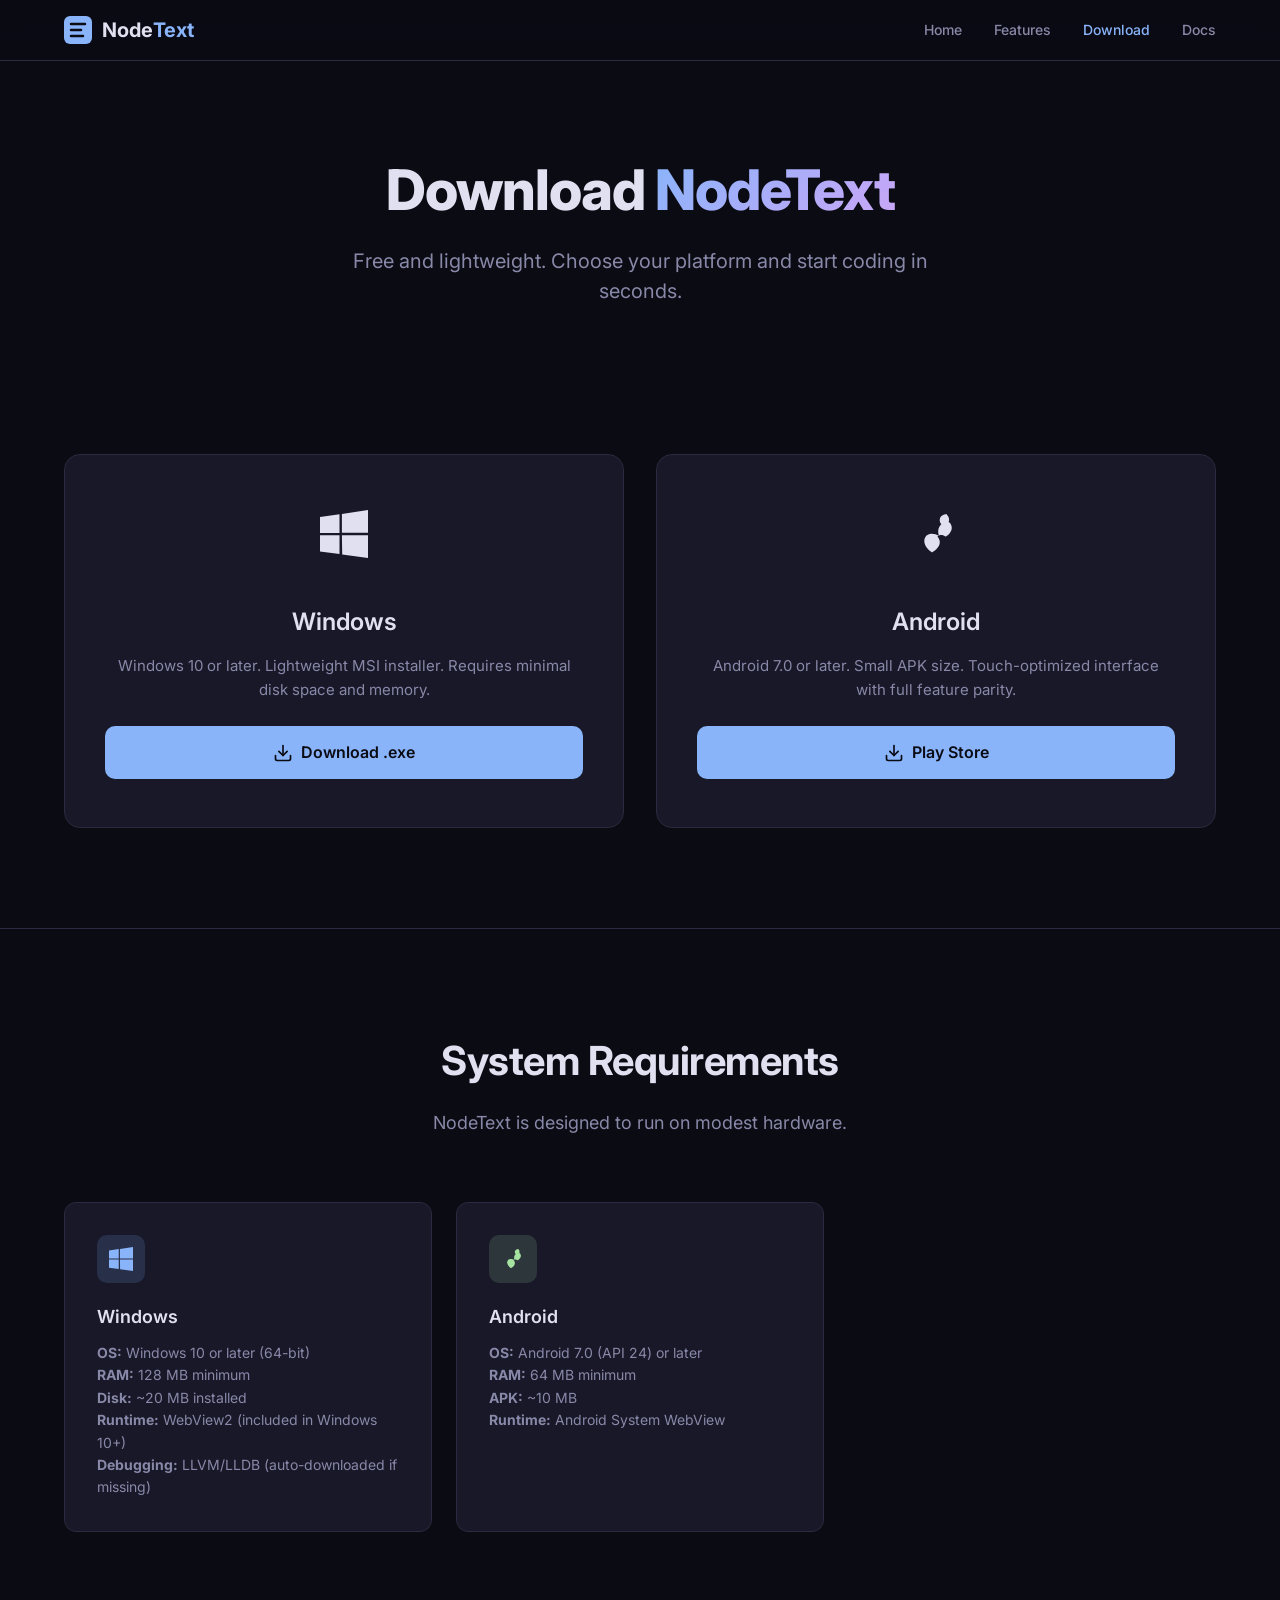
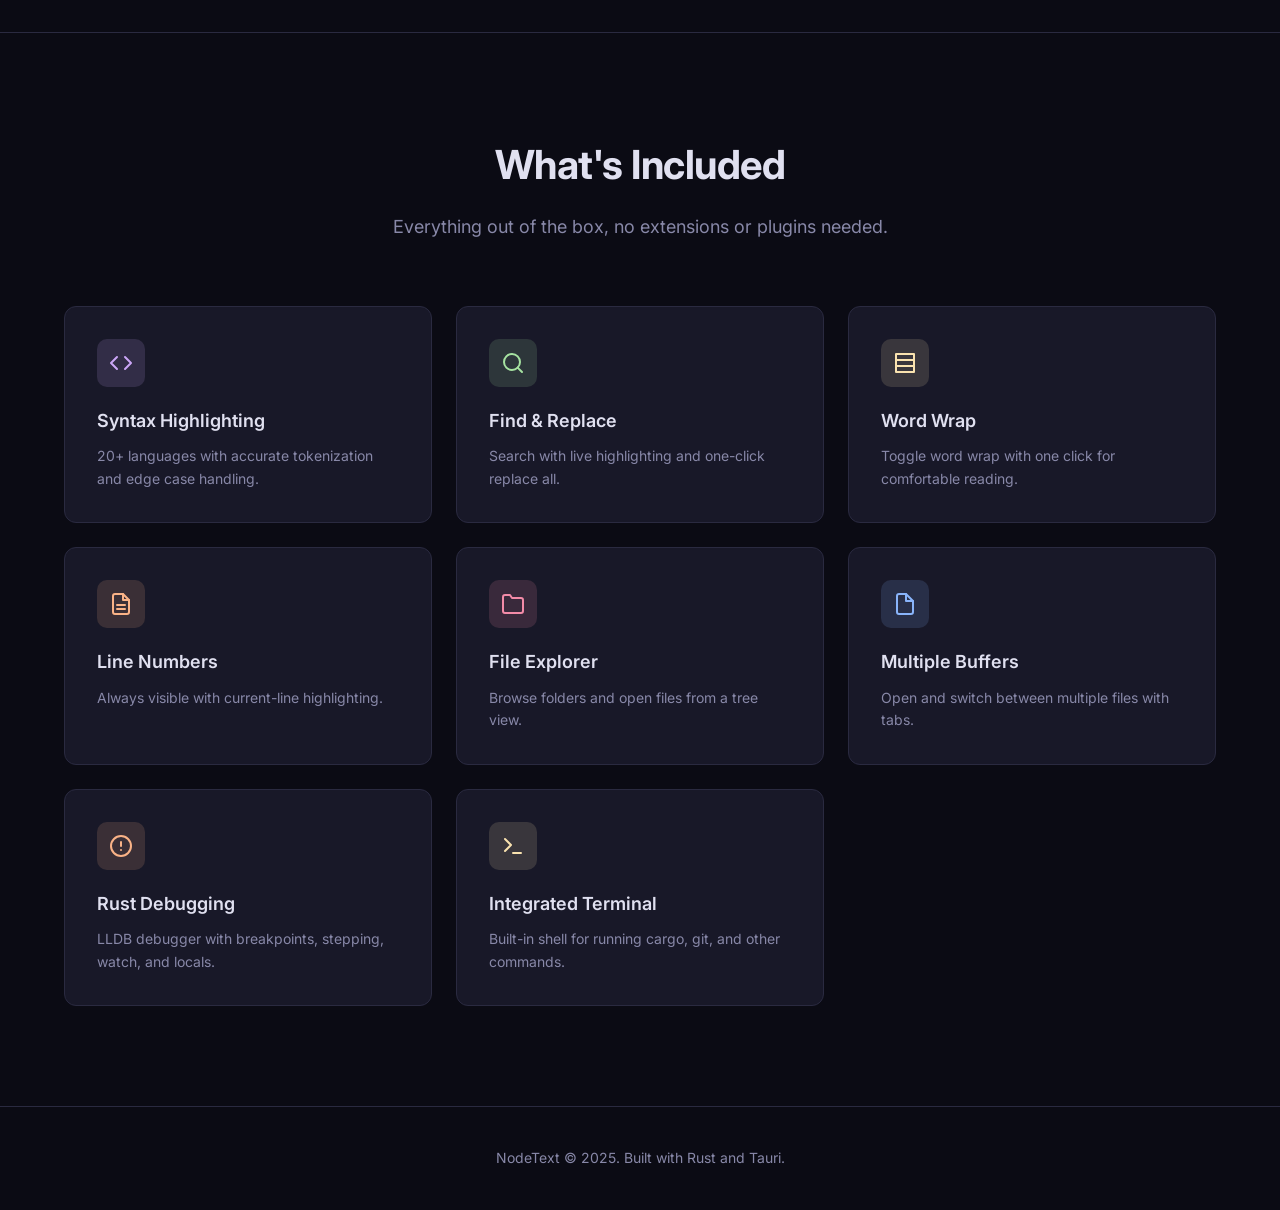
<file: download.html>
<!DOCTYPE html>
<html lang="en">
<head>
    <meta charset="UTF-8">
    <meta name="viewport" content="width=device-width, initial-scale=1.0">
    <title>Download - NodeText</title>
    <meta name="description" content="Download NodeText for Windows or Android. Free code editor with built-in Rust debugging via LLDB, syntax highlighting, and integrated terminal.">
    <link rel="stylesheet" href="styles.css">
    <link rel="preconnect" href="https://fonts.googleapis.com">
    <link href="https://fonts.googleapis.com/css2?family=Inter:wght@400;500;600;700;800&display=swap" rel="stylesheet">
</head>
<body>
    <!-- Navigation -->
    <nav>
        <div class="container">
            <a href="index.html" class="nav-logo">
                <svg width="28" height="28" viewBox="0 0 28 28" fill="none"><rect width="28" height="28" rx="6" fill="#89b4fa"/><path d="M7 8h14M7 14h10M7 20h12" stroke="#0b0b14" stroke-width="2.5" stroke-linecap="round"/></svg>Node<span>Text</span>
            </a>
            <ul class="nav-links">
                <li><a href="index.html">Home</a></li>
                <li><a href="features.html">Features</a></li>
                <li><a href="download.html" class="active">Download</a></li>
                <li><a href="Documentation/index.html">Docs</a></li>
            </ul>
        </div>
    </nav>

    <!-- Hero -->
    <section class="hero" style="padding-bottom: 60px;">
        <div class="container">
            <h1>Download <span class="highlight">NodeText</span></h1>
            <p>Free and lightweight. Choose your platform and start coding in seconds.</p>
        </div>
    </section>

    <!-- Download Cards -->
    <section class="platforms" style="padding-top: 0; border-top: none;">
        <div class="container">
            <div class="platform-cards">
                <div class="platform-card">
                    <div class="icon">
                        <svg width="48" height="48" viewBox="0 0 24 24" fill="currentColor"><path d="M0 3.449L9.75 2.1v9.451H0m10.949-9.602L24 0v11.4H10.949M0 12.6h9.75v9.451L0 20.699M10.949 12.6H24V24l-12.9-1.801"/></svg>
                    </div>
                    <h3>Windows</h3>
                    <p>Windows 10 or later. Lightweight MSI installer. Requires minimal disk space and memory.</p>
                    <a href="https://github.com/sorainnosia/NodeText/releases/download/2.4.0/nodetext.exe" class="btn btn-primary">
                        <svg viewBox="0 0 24 24" fill="none" stroke="currentColor" stroke-width="2" stroke-linecap="round" stroke-linejoin="round"><path d="M21 15v4a2 2 0 0 1-2 2H5a2 2 0 0 1-2-2v-4"/><polyline points="7 10 12 15 17 10"/><line x1="12" y1="15" x2="12" y2="3"/></svg>
                        Download .exe
                    </a>
                </div>
                <!--
                <div class="platform-card">
                    <div class="icon">
                        <svg width="48" height="48" viewBox="0 0 24 24" fill="currentColor"><path d="M12.503 0c-.155 0-.315.023-.473.068C9.77.752 8.86 3.3 10.285 5.206c.191.255.408.485.646.69-.76.852-1.344 1.832-1.573 2.956-.32 1.572.076 3.22 1.183 4.38-.756.51-1.326 1.257-1.613 2.14-.476 1.462-.085 3.1 1.004 4.202 1.089 1.1 2.705 1.437 4.133.89.915-.35 1.672-1.06 2.09-1.92.474.206.995.317 1.523.317 2.21 0 4-1.79 4-4 0-1.172-.504-2.227-1.309-2.96.548-.876.826-1.894.792-2.93-.063-1.88-1.243-3.547-3.013-4.248.1-.547.12-1.11.047-1.673-.233-1.79-1.6-3.217-3.383-3.504A3.94 3.94 0 0 0 12.503 0zM10 19.998c-.95.006-1.908.267-2.765.787C5.245 22.062 4 24 4 24H0s1.065-2.468 2.802-4.142C4.34 18.333 6.32 17.306 8.493 17c.443-.062.89-.086 1.335-.072a5.96 5.96 0 0 0 .172 3.07z"/></svg>
                    </div>
                    <h3>Linux</h3>
                    <p>Linux x86_64 or ARM64. Native app with full LLDB debugging support. Uses system LLDB or auto-downloads LLVM.</p>
                    <a href="https://github.com/sorainnosia/NodeText/releases" class="btn btn-primary">
                        <svg viewBox="0 0 24 24" fill="none" stroke="currentColor" stroke-width="2" stroke-linecap="round" stroke-linejoin="round"><path d="M21 15v4a2 2 0 0 1-2 2H5a2 2 0 0 1-2-2v-4"/><polyline points="7 10 12 15 17 10"/><line x1="12" y1="15" x2="12" y2="3"/></svg>
                        Download for Linux
                    </a>
                </div>
                -->
                <div class="platform-card">
                    <div class="icon">
                        <svg width="48" height="48" viewBox="0 0 24 24" fill="currentColor"><path d="M17.523 2c-.477.01-.96.085-1.424.233-1.087.347-1.79.984-2.097 1.882a2.93 2.93 0 0 0 .007 1.882c.143.424.358.826.64 1.16-.355.36-.726.808-1.025 1.392-.59 1.15-.77 2.608-.135 4.483-1.24-.784-2.587-1.17-3.8-1.1-1.258.073-2.345.606-2.976 1.588-.63.98-.744 2.218-.265 3.544.47 1.303 1.528 2.7 3.255 3.96a.5.5 0 0 0 .575.012c1.486-.88 2.478-1.868 3.04-2.87.547-.977.685-1.96.502-2.836-.173-.83-.596-1.543-1.107-2.09.394-.373.87-.627 1.43-.723.7-.12 1.515.06 2.41.65a.5.5 0 0 0 .571-.007c1.363-.932 2.192-1.953 2.555-3.04.356-1.065.247-2.142-.265-3.044a.5.5 0 0 0-.036-.057c-.3-.41-.667-.715-1.065-.97.18-.485.26-.988.222-1.486-.065-.844-.437-1.652-1.162-2.2A3.028 3.028 0 0 0 17.523 2z"/></svg>
                    </div>
                    <h3>Android</h3>
                    <p>Android 7.0 or later. Small APK size. Touch-optimized interface with full feature parity.</p>
                    <a href="https://play.google.com/store/apps/details?id=com.nodetext.editor" class="btn btn-primary">
                        <svg viewBox="0 0 24 24" fill="none" stroke="currentColor" stroke-width="2" stroke-linecap="round" stroke-linejoin="round"><path d="M21 15v4a2 2 0 0 1-2 2H5a2 2 0 0 1-2-2v-4"/><polyline points="7 10 12 15 17 10"/><line x1="12" y1="15" x2="12" y2="3"/></svg>
                        Play Store
                    </a>
                </div>
            </div>
        </div>
    </section>

    <!-- System Requirements -->
    <section class="features" style="border-top: 1px solid var(--border);">
        <div class="container">
            <div class="section-header">
                <h2>System Requirements</h2>
                <p>NodeText is designed to run on modest hardware.</p>
            </div>
            <div class="features-grid">
                <div class="feature-card">
                    <div class="feature-icon blue">
                        <svg width="24" height="24" viewBox="0 0 24 24" fill="currentColor"><path d="M0 3.449L9.75 2.1v9.451H0m10.949-9.602L24 0v11.4H10.949M0 12.6h9.75v9.451L0 20.699M10.949 12.6H24V24l-12.9-1.801"/></svg>
                    </div>
                    <h3>Windows</h3>
                    <p>
                        <strong>OS:</strong> Windows 10 or later (64-bit)<br>
                        <strong>RAM:</strong> 128 MB minimum<br>
                        <strong>Disk:</strong> ~20 MB installed<br>
                        <strong>Runtime:</strong> WebView2 (included in Windows 10+)<br>
                        <strong>Debugging:</strong> LLVM/LLDB (auto-downloaded if missing)
                    </p>
                </div>
                <!--
                <div class="feature-card">
                    <div class="feature-icon purple">
                        <svg width="24" height="24" viewBox="0 0 24 24" fill="currentColor"><path d="M12.503 0c-.155 0-.315.023-.473.068C9.77.752 8.86 3.3 10.285 5.206c.191.255.408.485.646.69-.76.852-1.344 1.832-1.573 2.956-.32 1.572.076 3.22 1.183 4.38-.756.51-1.326 1.257-1.613 2.14-.476 1.462-.085 3.1 1.004 4.202 1.089 1.1 2.705 1.437 4.133.89.915-.35 1.672-1.06 2.09-1.92.474.206.995.317 1.523.317 2.21 0 4-1.79 4-4 0-1.172-.504-2.227-1.309-2.96.548-.876.826-1.894.792-2.93-.063-1.88-1.243-3.547-3.013-4.248.1-.547.12-1.11.047-1.673-.233-1.79-1.6-3.217-3.383-3.504A3.94 3.94 0 0 0 12.503 0zM10 19.998c-.95.006-1.908.267-2.765.787C5.245 22.062 4 24 4 24H0s1.065-2.468 2.802-4.142C4.34 18.333 6.32 17.306 8.493 17c.443-.062.89-.086 1.335-.072a5.96 5.96 0 0 0 .172 3.07z"/></svg>
                    </div>
                    <h3>Linux</h3>
                    <p>
                        <strong>OS:</strong> Ubuntu 22.04+ or equivalent (x86_64 / ARM64)<br>
                        <strong>RAM:</strong> 128 MB minimum<br>
                        <strong>Disk:</strong> ~20 MB installed<br>
                        <strong>Runtime:</strong> WebKitGTK<br>
                        <strong>Debugging:</strong> LLVM/LLDB (auto-downloaded or system lldb)
                    </p>
                </div>
                -->
                <div class="feature-card">
                    <div class="feature-icon green">
                        <svg width="24" height="24" viewBox="0 0 24 24" fill="currentColor"><path d="M17.523 2c-.477.01-.96.085-1.424.233-1.087.347-1.79.984-2.097 1.882a2.93 2.93 0 0 0 .007 1.882c.143.424.358.826.64 1.16-.355.36-.726.808-1.025 1.392-.59 1.15-.77 2.608-.135 4.483-1.24-.784-2.587-1.17-3.8-1.1-1.258.073-2.345.606-2.976 1.588-.63.98-.744 2.218-.265 3.544.47 1.303 1.528 2.7 3.255 3.96a.5.5 0 0 0 .575.012c1.486-.88 2.478-1.868 3.04-2.87.547-.977.685-1.96.502-2.836-.173-.83-.596-1.543-1.107-2.09.394-.373.87-.627 1.43-.723.7-.12 1.515.06 2.41.65a.5.5 0 0 0 .571-.007c1.363-.932 2.192-1.953 2.555-3.04.356-1.065.247-2.142-.265-3.044a.5.5 0 0 0-.036-.057c-.3-.41-.667-.715-1.065-.97.18-.485.26-.988.222-1.486-.065-.844-.437-1.652-1.162-2.2A3.028 3.028 0 0 0 17.523 2z"/></svg>
                    </div>
                    <h3>Android</h3>
                    <p>
                        <strong>OS:</strong> Android 7.0 (API 24) or later<br>
                        <strong>RAM:</strong> 64 MB minimum<br>
                        <strong>APK:</strong> ~10 MB<br>
                        <strong>Runtime:</strong> Android System WebView
                    </p>
                </div>
            </div>
        </div>
    </section>

    <!-- What's Included -->
    <section class="features" style="border-top: 1px solid var(--border);">
        <div class="container">
            <div class="section-header">
                <h2>What's Included</h2>
                <p>Everything out of the box, no extensions or plugins needed.</p>
            </div>
            <div class="features-grid">
                <div class="feature-card">
                    <div class="feature-icon purple">
                        <svg width="24" height="24" viewBox="0 0 24 24" fill="none" stroke="currentColor" stroke-width="2" stroke-linecap="round" stroke-linejoin="round"><polyline points="16 18 22 12 16 6"/><polyline points="8 6 2 12 8 18"/></svg>
                    </div>
                    <h3>Syntax Highlighting</h3>
                    <p>20+ languages with accurate tokenization and edge case handling.</p>
                </div>
                <div class="feature-card">
                    <div class="feature-icon green">
                        <svg width="24" height="24" viewBox="0 0 24 24" fill="none" stroke="currentColor" stroke-width="2" stroke-linecap="round" stroke-linejoin="round"><circle cx="11" cy="11" r="8"/><line x1="21" y1="21" x2="16.65" y2="16.65"/></svg>
                    </div>
                    <h3>Find & Replace</h3>
                    <p>Search with live highlighting and one-click replace all.</p>
                </div>
                <div class="feature-card">
                    <div class="feature-icon yellow">
                        <svg width="24" height="24" viewBox="0 0 24 24" fill="none" stroke="currentColor" stroke-width="2" stroke-linecap="round" stroke-linejoin="round"><path d="M3 3h18v18H3zM3 9h18M3 15h18"/></svg>
                    </div>
                    <h3>Word Wrap</h3>
                    <p>Toggle word wrap with one click for comfortable reading.</p>
                </div>
                <div class="feature-card">
                    <div class="feature-icon orange">
                        <svg width="24" height="24" viewBox="0 0 24 24" fill="none" stroke="currentColor" stroke-width="2" stroke-linecap="round" stroke-linejoin="round"><path d="M14 2H6a2 2 0 0 0-2 2v16a2 2 0 0 0 2 2h12a2 2 0 0 0 2-2V8z"/><polyline points="14 2 14 8 20 8"/><line x1="16" y1="13" x2="8" y2="13"/><line x1="16" y1="17" x2="8" y2="17"/></svg>
                    </div>
                    <h3>Line Numbers</h3>
                    <p>Always visible with current-line highlighting.</p>
                </div>
                <div class="feature-card">
                    <div class="feature-icon pink">
                        <svg width="24" height="24" viewBox="0 0 24 24" fill="none" stroke="currentColor" stroke-width="2" stroke-linecap="round" stroke-linejoin="round"><path d="M22 19a2 2 0 0 1-2 2H4a2 2 0 0 1-2-2V5a2 2 0 0 1 2-2h5l2 3h9a2 2 0 0 1 2 2z"/></svg>
                    </div>
                    <h3>File Explorer</h3>
                    <p>Browse folders and open files from a tree view.</p>
                </div>
                <div class="feature-card">
                    <div class="feature-icon blue">
                        <svg width="24" height="24" viewBox="0 0 24 24" fill="none" stroke="currentColor" stroke-width="2" stroke-linecap="round" stroke-linejoin="round"><path d="M13 2H6a2 2 0 0 0-2 2v16a2 2 0 0 0 2 2h12a2 2 0 0 0 2-2V9z"/><polyline points="13 2 13 9 20 9"/></svg>
                    </div>
                    <h3>Multiple Buffers</h3>
                    <p>Open and switch between multiple files with tabs.</p>
                </div>
                <div class="feature-card">
                    <div class="feature-icon orange">
                        <svg width="24" height="24" viewBox="0 0 24 24" fill="none" stroke="currentColor" stroke-width="2" stroke-linecap="round" stroke-linejoin="round"><circle cx="12" cy="12" r="10"/><line x1="12" y1="8" x2="12" y2="12"/><line x1="12" y1="16" x2="12.01" y2="16"/></svg>
                    </div>
                    <h3>Rust Debugging</h3>
                    <p>LLDB debugger with breakpoints, stepping, watch, and locals.</p>
                </div>
                <div class="feature-card">
                    <div class="feature-icon yellow">
                        <svg width="24" height="24" viewBox="0 0 24 24" fill="none" stroke="currentColor" stroke-width="2" stroke-linecap="round" stroke-linejoin="round"><polyline points="4 17 10 11 4 5"/><line x1="12" y1="19" x2="20" y2="19"/></svg>
                    </div>
                    <h3>Integrated Terminal</h3>
                    <p>Built-in shell for running cargo, git, and other commands.</p>
                </div>
            </div>
        </div>
    </section>

    <!-- Footer -->
    <footer>
        <div class="container">
            <p>NodeText &copy; 2025. Built with Rust and Tauri.</p>
        </div>
    </footer>
</body>
</html>
</file>
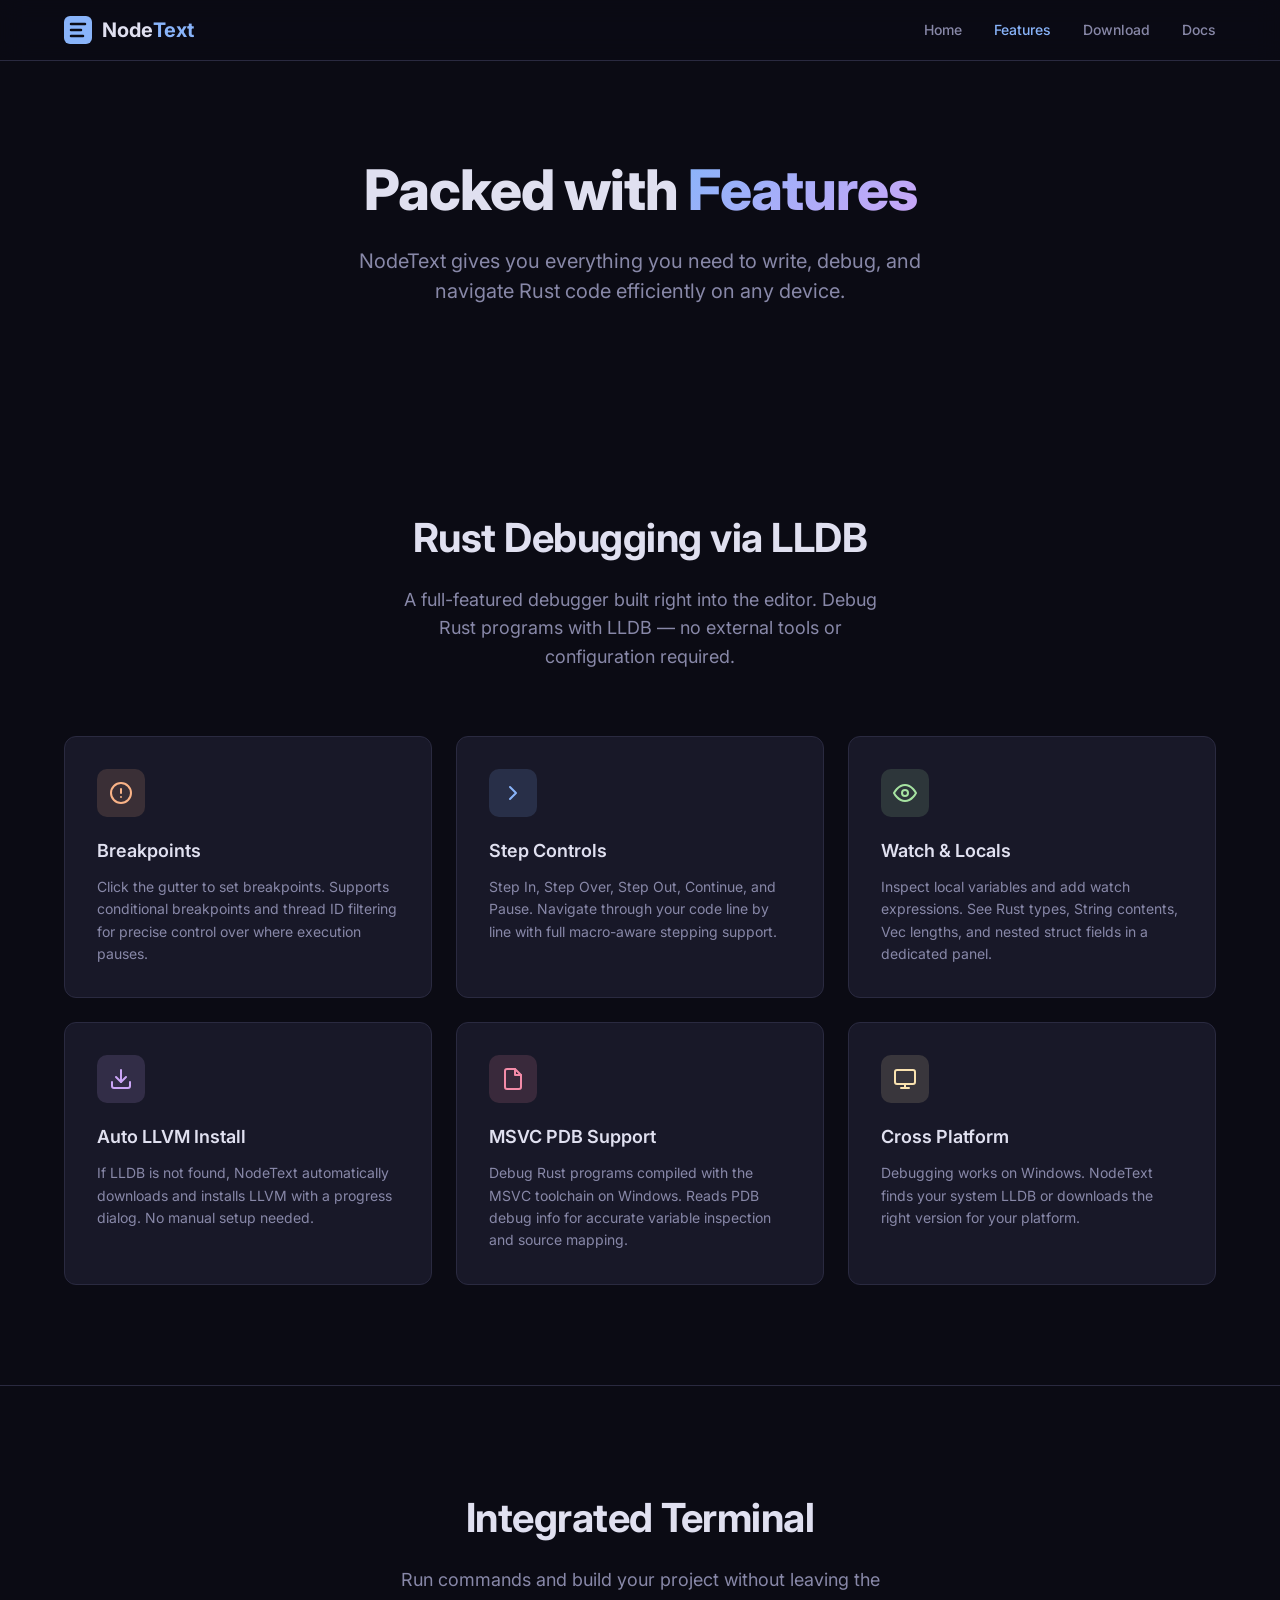
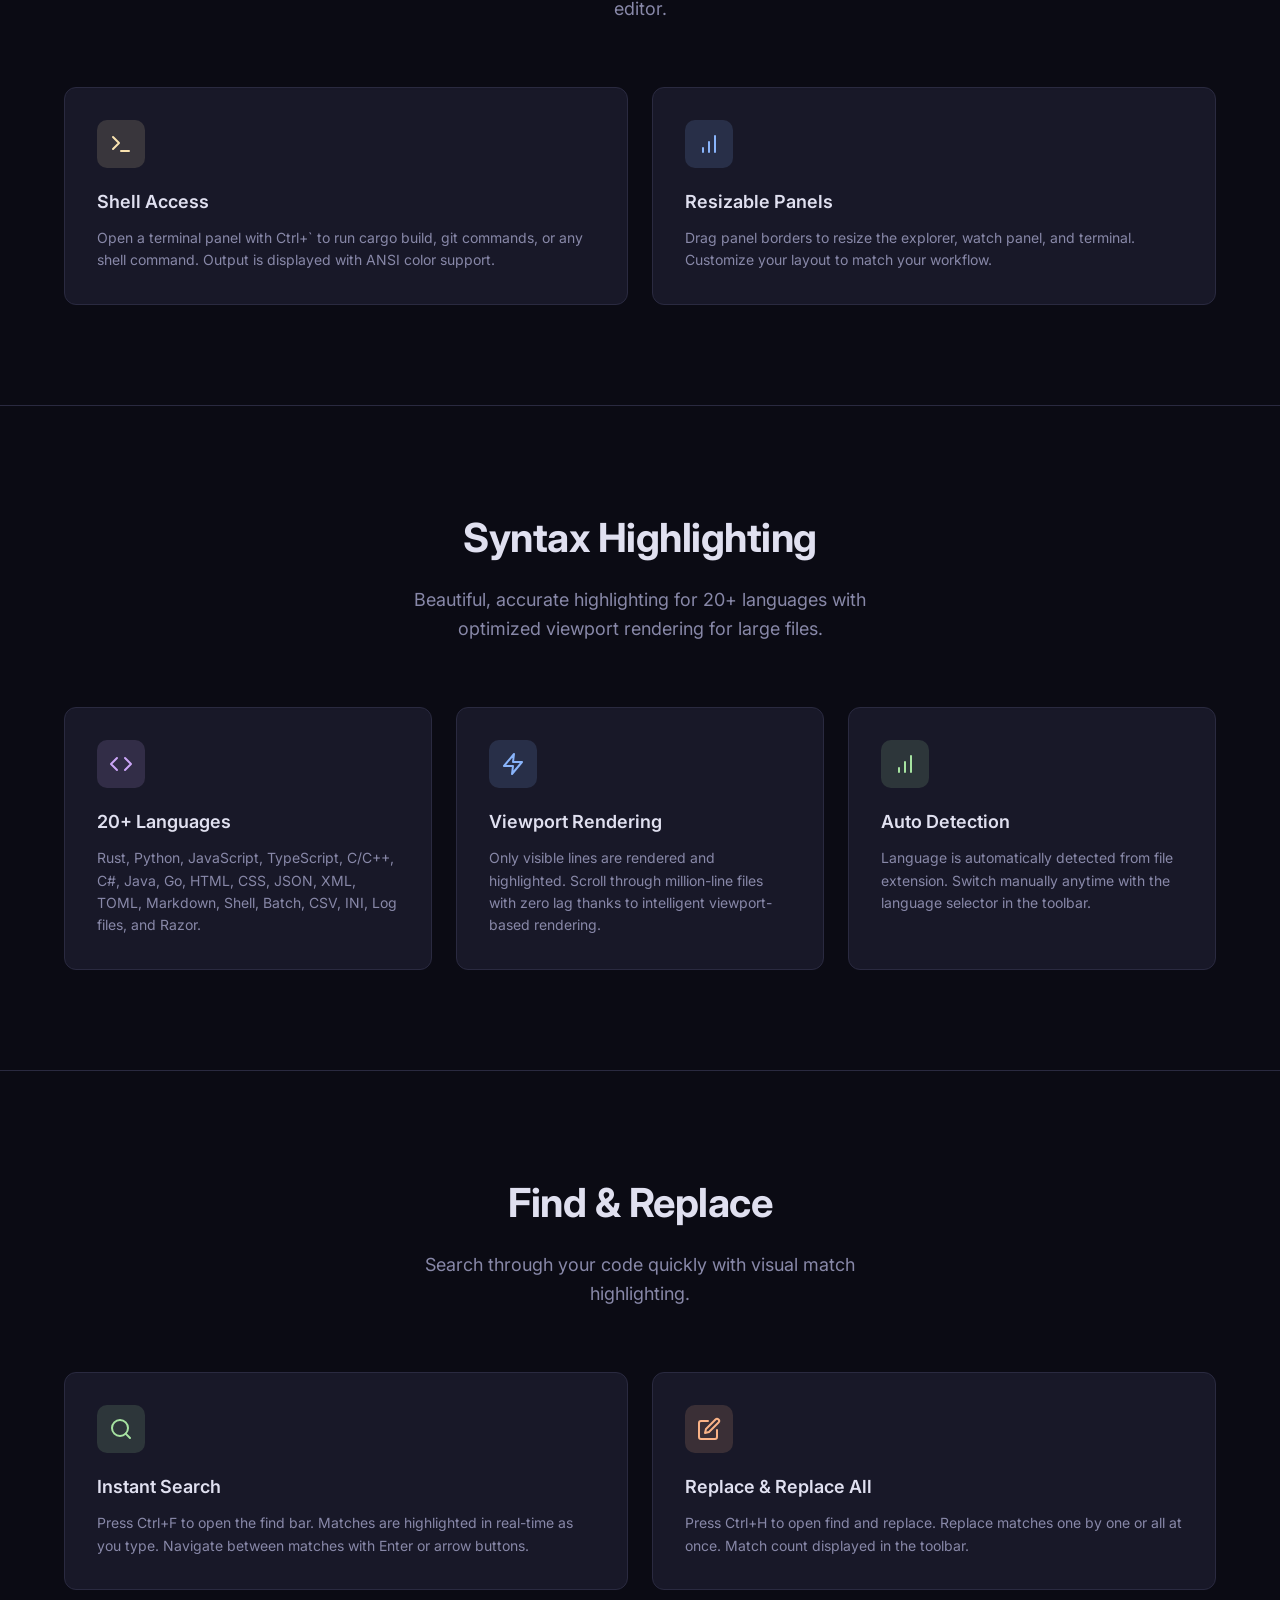
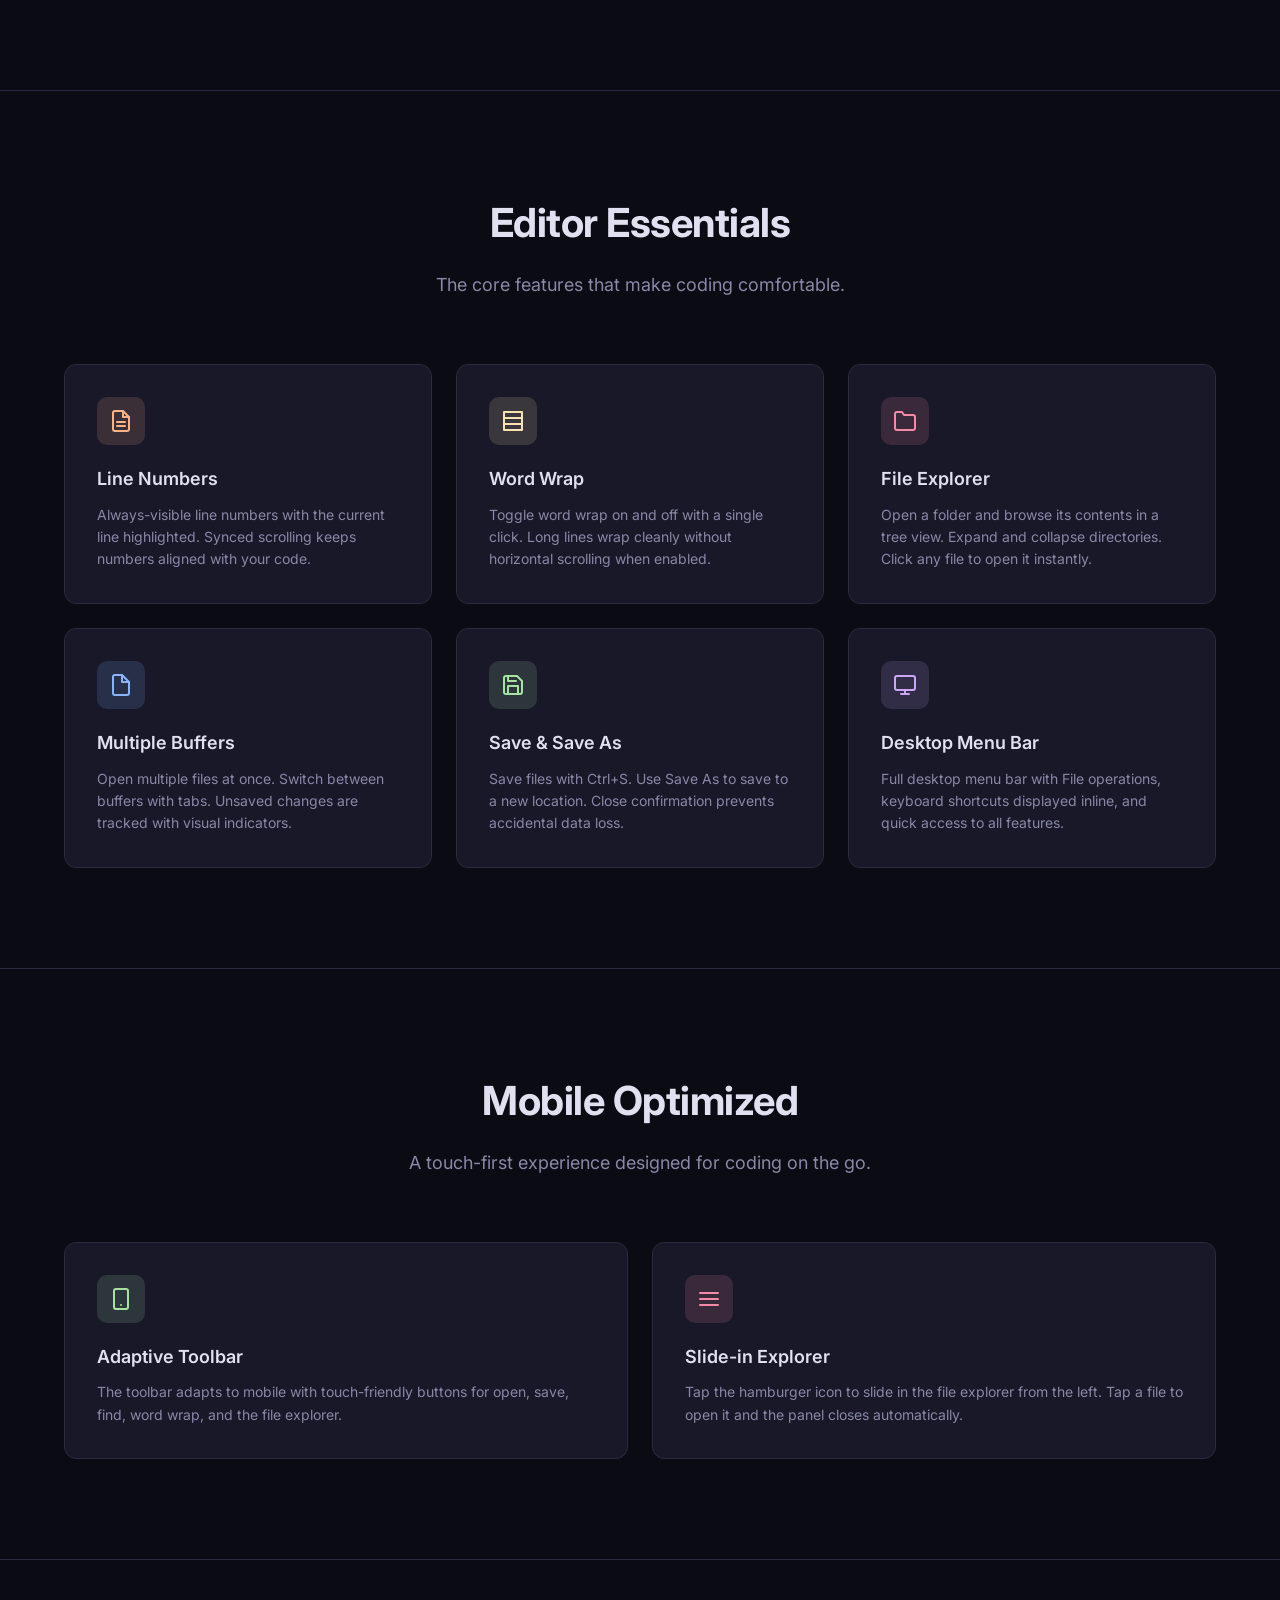
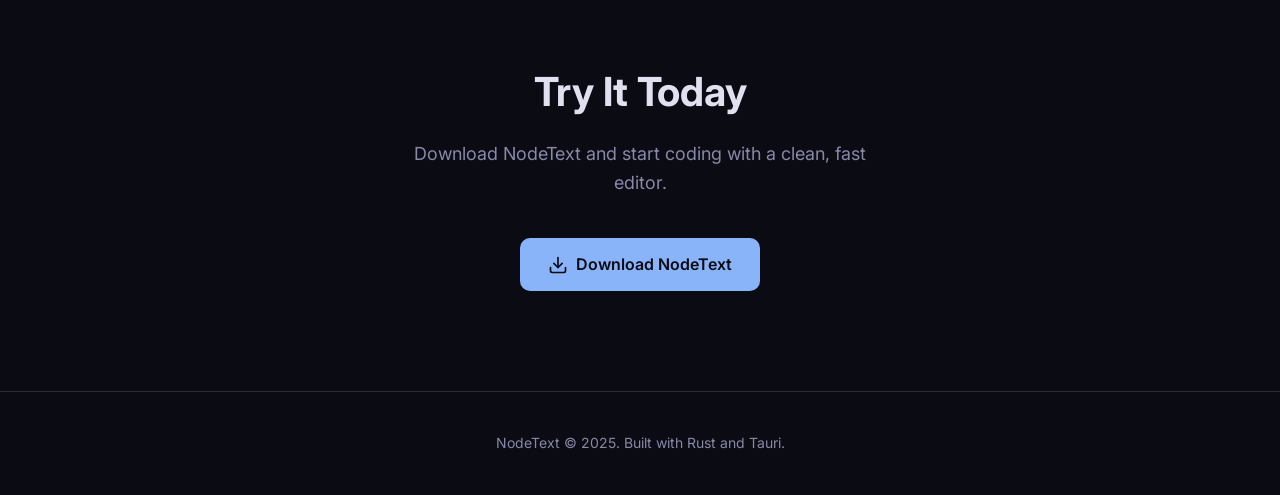
<file: features.html>
<!DOCTYPE html>
<html lang="en">
<head>
    <meta charset="UTF-8">
    <meta name="viewport" content="width=device-width, initial-scale=1.0">
    <title>Features - NodeText</title>
    <meta name="description" content="Explore NodeText features: built-in Rust debugging via LLDB, syntax highlighting, integrated terminal, find & replace, word wrap, line numbers, file explorer, and more.">
    <link rel="stylesheet" href="styles.css">
    <link rel="preconnect" href="https://fonts.googleapis.com">
    <link href="https://fonts.googleapis.com/css2?family=Inter:wght@400;500;600;700;800&display=swap" rel="stylesheet">
</head>
<body>
    <!-- Navigation -->
    <nav>
        <div class="container">
            <a href="index.html" class="nav-logo">
                <svg width="28" height="28" viewBox="0 0 28 28" fill="none"><rect width="28" height="28" rx="6" fill="#89b4fa"/><path d="M7 8h14M7 14h10M7 20h12" stroke="#0b0b14" stroke-width="2.5" stroke-linecap="round"/></svg>Node<span>Text</span>
            </a>
            <ul class="nav-links">
                <li><a href="index.html">Home</a></li>
                <li><a href="features.html" class="active">Features</a></li>
                <li><a href="download.html">Download</a></li>
                <li><a href="Documentation/index.html">Docs</a></li>
            </ul>
        </div>
    </nav>

    <!-- Hero -->
    <section class="hero" style="padding-bottom: 60px;">
        <div class="container">
            <h1>Packed with <span class="highlight">Features</span></h1>
            <p>NodeText gives you everything you need to write, debug, and navigate Rust code efficiently on any device.</p>
        </div>
    </section>

    <!-- Rust Debugging -->
    <section class="features">
        <div class="container">
            <div class="section-header">
                <h2>Rust Debugging via LLDB</h2>
                <p>A full-featured debugger built right into the editor. Debug Rust programs with LLDB — no external tools or configuration required.</p>
            </div>
            <div class="features-grid">
                <div class="feature-card">
                    <div class="feature-icon orange">
                        <svg width="24" height="24" viewBox="0 0 24 24" fill="none" stroke="currentColor" stroke-width="2" stroke-linecap="round" stroke-linejoin="round"><circle cx="12" cy="12" r="10"/><line x1="12" y1="8" x2="12" y2="12"/><line x1="12" y1="16" x2="12.01" y2="16"/></svg>
                    </div>
                    <h3>Breakpoints</h3>
                    <p>Click the gutter to set breakpoints. Supports conditional breakpoints and thread ID filtering for precise control over where execution pauses.</p>
                </div>
                <div class="feature-card">
                    <div class="feature-icon blue">
                        <svg width="24" height="24" viewBox="0 0 24 24" fill="none" stroke="currentColor" stroke-width="2" stroke-linecap="round" stroke-linejoin="round"><polyline points="9 18 15 12 9 6"/></svg>
                    </div>
                    <h3>Step Controls</h3>
                    <p>Step In, Step Over, Step Out, Continue, and Pause. Navigate through your code line by line with full macro-aware stepping support.</p>
                </div>
                <div class="feature-card">
                    <div class="feature-icon green">
                        <svg width="24" height="24" viewBox="0 0 24 24" fill="none" stroke="currentColor" stroke-width="2" stroke-linecap="round" stroke-linejoin="round"><path d="M1 12s4-8 11-8 11 8 11 8-4 8-11 8-11-8-11-8z"/><circle cx="12" cy="12" r="3"/></svg>
                    </div>
                    <h3>Watch & Locals</h3>
                    <p>Inspect local variables and add watch expressions. See Rust types, String contents, Vec lengths, and nested struct fields in a dedicated panel.</p>
                </div>
                <div class="feature-card">
                    <div class="feature-icon purple">
                        <svg width="24" height="24" viewBox="0 0 24 24" fill="none" stroke="currentColor" stroke-width="2" stroke-linecap="round" stroke-linejoin="round"><path d="M21 15v4a2 2 0 0 1-2 2H5a2 2 0 0 1-2-2v-4"/><polyline points="7 10 12 15 17 10"/><line x1="12" y1="15" x2="12" y2="3"/></svg>
                    </div>
                    <h3>Auto LLVM Install</h3>
                    <p>If LLDB is not found, NodeText automatically downloads and installs LLVM with a progress dialog. No manual setup needed.</p>
                </div>
                <div class="feature-card">
                    <div class="feature-icon pink">
                        <svg width="24" height="24" viewBox="0 0 24 24" fill="none" stroke="currentColor" stroke-width="2" stroke-linecap="round" stroke-linejoin="round"><path d="M14 2H6a2 2 0 0 0-2 2v16a2 2 0 0 0 2 2h12a2 2 0 0 0 2-2V8z"/><polyline points="14 2 14 8 20 8"/></svg>
                    </div>
                    <h3>MSVC PDB Support</h3>
                    <p>Debug Rust programs compiled with the MSVC toolchain on Windows. Reads PDB debug info for accurate variable inspection and source mapping.</p>
                </div>
                <div class="feature-card">
                    <div class="feature-icon yellow">
                        <svg width="24" height="24" viewBox="0 0 24 24" fill="none" stroke="currentColor" stroke-width="2" stroke-linecap="round" stroke-linejoin="round"><rect x="2" y="3" width="20" height="14" rx="2" ry="2"/><line x1="8" y1="21" x2="16" y2="21"/><line x1="12" y1="17" x2="12" y2="21"/></svg>
                    </div>
                    <h3>Cross Platform</h3>
                    <p>Debugging works on Windows. NodeText finds your system LLDB or downloads the right version for your platform.</p>
                </div>
            </div>
        </div>
    </section>

    <!-- Integrated Terminal -->
    <section class="features" style="border-top: 1px solid var(--border);">
        <div class="container">
            <div class="section-header">
                <h2>Integrated Terminal</h2>
                <p>Run commands and build your project without leaving the editor.</p>
            </div>
            <div class="features-grid" style="grid-template-columns: repeat(2, 1fr);">
                <div class="feature-card">
                    <div class="feature-icon yellow">
                        <svg width="24" height="24" viewBox="0 0 24 24" fill="none" stroke="currentColor" stroke-width="2" stroke-linecap="round" stroke-linejoin="round"><polyline points="4 17 10 11 4 5"/><line x1="12" y1="19" x2="20" y2="19"/></svg>
                    </div>
                    <h3>Shell Access</h3>
                    <p>Open a terminal panel with Ctrl+` to run cargo build, git commands, or any shell command. Output is displayed with ANSI color support.</p>
                </div>
                <div class="feature-card">
                    <div class="feature-icon blue">
                        <svg width="24" height="24" viewBox="0 0 24 24" fill="none" stroke="currentColor" stroke-width="2" stroke-linecap="round" stroke-linejoin="round"><path d="M12 20V10M18 20V4M6 20v-4"/></svg>
                    </div>
                    <h3>Resizable Panels</h3>
                    <p>Drag panel borders to resize the explorer, watch panel, and terminal. Customize your layout to match your workflow.</p>
                </div>
            </div>
        </div>
    </section>

    <!-- Syntax Highlighting -->
    <section class="features" style="border-top: 1px solid var(--border);">
        <div class="container">
            <div class="section-header">
                <h2>Syntax Highlighting</h2>
                <p>Beautiful, accurate highlighting for 20+ languages with optimized viewport rendering for large files.</p>
            </div>
            <div class="features-grid">
                <div class="feature-card">
                    <div class="feature-icon purple">
                        <svg width="24" height="24" viewBox="0 0 24 24" fill="none" stroke="currentColor" stroke-width="2" stroke-linecap="round" stroke-linejoin="round"><polyline points="16 18 22 12 16 6"/><polyline points="8 6 2 12 8 18"/></svg>
                    </div>
                    <h3>20+ Languages</h3>
                    <p>Rust, Python, JavaScript, TypeScript, C/C++, C#, Java, Go, HTML, CSS, JSON, XML, TOML, Markdown, Shell, Batch, CSV, INI, Log files, and Razor.</p>
                </div>
                <div class="feature-card">
                    <div class="feature-icon blue">
                        <svg width="24" height="24" viewBox="0 0 24 24" fill="none" stroke="currentColor" stroke-width="2" stroke-linecap="round" stroke-linejoin="round"><polygon points="13 2 3 14 12 14 11 22 21 10 12 10 13 2"/></svg>
                    </div>
                    <h3>Viewport Rendering</h3>
                    <p>Only visible lines are rendered and highlighted. Scroll through million-line files with zero lag thanks to intelligent viewport-based rendering.</p>
                </div>
                <div class="feature-card">
                    <div class="feature-icon green">
                        <svg width="24" height="24" viewBox="0 0 24 24" fill="none" stroke="currentColor" stroke-width="2" stroke-linecap="round" stroke-linejoin="round"><path d="M12 20V10M18 20V4M6 20v-4"/></svg>
                    </div>
                    <h3>Auto Detection</h3>
                    <p>Language is automatically detected from file extension. Switch manually anytime with the language selector in the toolbar.</p>
                </div>
            </div>
        </div>
    </section>

    <!-- Find & Replace -->
    <section class="features" style="border-top: 1px solid var(--border);">
        <div class="container">
            <div class="section-header">
                <h2>Find & Replace</h2>
                <p>Search through your code quickly with visual match highlighting.</p>
            </div>
            <div class="features-grid" style="grid-template-columns: repeat(2, 1fr);">
                <div class="feature-card">
                    <div class="feature-icon green">
                        <svg width="24" height="24" viewBox="0 0 24 24" fill="none" stroke="currentColor" stroke-width="2" stroke-linecap="round" stroke-linejoin="round"><circle cx="11" cy="11" r="8"/><line x1="21" y1="21" x2="16.65" y2="16.65"/></svg>
                    </div>
                    <h3>Instant Search</h3>
                    <p>Press Ctrl+F to open the find bar. Matches are highlighted in real-time as you type. Navigate between matches with Enter or arrow buttons.</p>
                </div>
                <div class="feature-card">
                    <div class="feature-icon orange">
                        <svg width="24" height="24" viewBox="0 0 24 24" fill="none" stroke="currentColor" stroke-width="2" stroke-linecap="round" stroke-linejoin="round"><path d="M11 4H4a2 2 0 0 0-2 2v14a2 2 0 0 0 2 2h14a2 2 0 0 0 2-2v-7"/><path d="M18.5 2.5a2.121 2.121 0 0 1 3 3L12 15l-4 1 1-4 9.5-9.5z"/></svg>
                    </div>
                    <h3>Replace & Replace All</h3>
                    <p>Press Ctrl+H to open find and replace. Replace matches one by one or all at once. Match count displayed in the toolbar.</p>
                </div>
            </div>
        </div>
    </section>

    <!-- Editor Features -->
    <section class="features" style="border-top: 1px solid var(--border);">
        <div class="container">
            <div class="section-header">
                <h2>Editor Essentials</h2>
                <p>The core features that make coding comfortable.</p>
            </div>
            <div class="features-grid">
                <div class="feature-card">
                    <div class="feature-icon orange">
                        <svg width="24" height="24" viewBox="0 0 24 24" fill="none" stroke="currentColor" stroke-width="2" stroke-linecap="round" stroke-linejoin="round"><path d="M14 2H6a2 2 0 0 0-2 2v16a2 2 0 0 0 2 2h12a2 2 0 0 0 2-2V8z"/><polyline points="14 2 14 8 20 8"/><line x1="16" y1="13" x2="8" y2="13"/><line x1="16" y1="17" x2="8" y2="17"/></svg>
                    </div>
                    <h3>Line Numbers</h3>
                    <p>Always-visible line numbers with the current line highlighted. Synced scrolling keeps numbers aligned with your code.</p>
                </div>
                <div class="feature-card">
                    <div class="feature-icon yellow">
                        <svg width="24" height="24" viewBox="0 0 24 24" fill="none" stroke="currentColor" stroke-width="2" stroke-linecap="round" stroke-linejoin="round"><path d="M3 3h18v18H3zM3 9h18M3 15h18"/></svg>
                    </div>
                    <h3>Word Wrap</h3>
                    <p>Toggle word wrap on and off with a single click. Long lines wrap cleanly without horizontal scrolling when enabled.</p>
                </div>
                <div class="feature-card">
                    <div class="feature-icon pink">
                        <svg width="24" height="24" viewBox="0 0 24 24" fill="none" stroke="currentColor" stroke-width="2" stroke-linecap="round" stroke-linejoin="round"><path d="M22 19a2 2 0 0 1-2 2H4a2 2 0 0 1-2-2V5a2 2 0 0 1 2-2h5l2 3h9a2 2 0 0 1 2 2z"/></svg>
                    </div>
                    <h3>File Explorer</h3>
                    <p>Open a folder and browse its contents in a tree view. Expand and collapse directories. Click any file to open it instantly.</p>
                </div>
                <div class="feature-card">
                    <div class="feature-icon blue">
                        <svg width="24" height="24" viewBox="0 0 24 24" fill="none" stroke="currentColor" stroke-width="2" stroke-linecap="round" stroke-linejoin="round"><path d="M13 2H6a2 2 0 0 0-2 2v16a2 2 0 0 0 2 2h12a2 2 0 0 0 2-2V9z"/><polyline points="13 2 13 9 20 9"/></svg>
                    </div>
                    <h3>Multiple Buffers</h3>
                    <p>Open multiple files at once. Switch between buffers with tabs. Unsaved changes are tracked with visual indicators.</p>
                </div>
                <div class="feature-card">
                    <div class="feature-icon green">
                        <svg width="24" height="24" viewBox="0 0 24 24" fill="none" stroke="currentColor" stroke-width="2" stroke-linecap="round" stroke-linejoin="round"><path d="M19 21H5a2 2 0 0 1-2-2V5a2 2 0 0 1 2-2h11l5 5v11a2 2 0 0 1-2 2z"/><polyline points="17 21 17 13 7 13 7 21"/><polyline points="7 3 7 8 15 8"/></svg>
                    </div>
                    <h3>Save & Save As</h3>
                    <p>Save files with Ctrl+S. Use Save As to save to a new location. Close confirmation prevents accidental data loss.</p>
                </div>
                <div class="feature-card">
                    <div class="feature-icon purple">
                        <svg width="24" height="24" viewBox="0 0 24 24" fill="none" stroke="currentColor" stroke-width="2" stroke-linecap="round" stroke-linejoin="round"><rect x="2" y="3" width="20" height="14" rx="2" ry="2"/><line x1="8" y1="21" x2="16" y2="21"/><line x1="12" y1="17" x2="12" y2="21"/></svg>
                    </div>
                    <h3>Desktop Menu Bar</h3>
                    <p>Full desktop menu bar with File operations, keyboard shortcuts displayed inline, and quick access to all features.</p>
                </div>
            </div>
        </div>
    </section>

    <!-- Mobile Features -->
    <section class="features" style="border-top: 1px solid var(--border);">
        <div class="container">
            <div class="section-header">
                <h2>Mobile Optimized</h2>
                <p>A touch-first experience designed for coding on the go.</p>
            </div>
            <div class="features-grid" style="grid-template-columns: repeat(2, 1fr);">
                <div class="feature-card">
                    <div class="feature-icon green">
                        <svg width="24" height="24" viewBox="0 0 24 24" fill="none" stroke="currentColor" stroke-width="2" stroke-linecap="round" stroke-linejoin="round"><rect x="5" y="2" width="14" height="20" rx="2" ry="2"/><line x1="12" y1="18" x2="12.01" y2="18"/></svg>
                    </div>
                    <h3>Adaptive Toolbar</h3>
                    <p>The toolbar adapts to mobile with touch-friendly buttons for open, save, find, word wrap, and the file explorer.</p>
                </div>
                <div class="feature-card">
                    <div class="feature-icon pink">
                        <svg width="24" height="24" viewBox="0 0 24 24" fill="none" stroke="currentColor" stroke-width="2" stroke-linecap="round" stroke-linejoin="round"><line x1="3" y1="12" x2="21" y2="12"/><line x1="3" y1="6" x2="21" y2="6"/><line x1="3" y1="18" x2="21" y2="18"/></svg>
                    </div>
                    <h3>Slide-in Explorer</h3>
                    <p>Tap the hamburger icon to slide in the file explorer from the left. Tap a file to open it and the panel closes automatically.</p>
                </div>
            </div>
        </div>
    </section>

    <!-- CTA -->
    <section class="cta">
        <div class="container">
            <h2>Try It Today</h2>
            <p>Download NodeText and start coding with a clean, fast editor.</p>
            <a href="download.html" class="btn btn-primary">
                <svg viewBox="0 0 24 24" fill="none" stroke="currentColor" stroke-width="2" stroke-linecap="round" stroke-linejoin="round"><path d="M21 15v4a2 2 0 0 1-2 2H5a2 2 0 0 1-2-2v-4"/><polyline points="7 10 12 15 17 10"/><line x1="12" y1="15" x2="12" y2="3"/></svg>
                Download NodeText
            </a>
        </div>
    </section>

    <!-- Footer -->
    <footer>
        <div class="container">
            <p>NodeText &copy; 2025. Built with Rust and Tauri.</p>
        </div>
    </footer>
</body>
</html>
</file>
<file: styles.css>
* {
    margin: 0;
    padding: 0;
    box-sizing: border-box;
}

:root {
    --bg: #0b0b14;
    --surface: #12121f;
    --card: #181828;
    --border: #2a2a40;
    --text: #e0e0f0;
    --text-dim: #8888a8;
    --accent: #89b4fa;
    --accent-hover: #a8ccff;
    --green: #a6e3a1;
    --purple: #cba6f7;
    --orange: #fab387;
    --pink: #f38ba8;
    --yellow: #f9e2af;
    --font: 'Inter', -apple-system, BlinkMacSystemFont, 'Segoe UI', sans-serif;
    --mono: 'Cascadia Code', 'Fira Code', 'JetBrains Mono', 'Consolas', monospace;
}

html {
    scroll-behavior: smooth;
}

body {
    background: var(--bg);
    color: var(--text);
    font-family: var(--font);
    line-height: 1.6;
    -webkit-font-smoothing: antialiased;
}

a {
    color: var(--accent);
    text-decoration: none;
    transition: color 0.2s;
}

a:hover {
    color: var(--accent-hover);
}

/* Navigation */
nav {
    position: fixed;
    top: 0;
    left: 0;
    right: 0;
    z-index: 100;
    background: rgba(11, 11, 20, 0.85);
    backdrop-filter: blur(12px);
    -webkit-backdrop-filter: blur(12px);
    border-bottom: 1px solid var(--border);
}

nav .container {
    display: flex;
    align-items: center;
    justify-content: space-between;
    padding: 0 24px;
    height: 60px;
    max-width: 1200px;
    margin: 0 auto;
}

.nav-logo {
    display: flex;
    align-items: center;
    font-size: 20px;
    font-weight: 700;
    color: var(--text);
}

.nav-logo svg {
    margin-right: 10px;
}

.nav-logo span {
    color: var(--accent);
}

.nav-links {
    display: flex;
    align-items: center;
    gap: 32px;
    list-style: none;
}

.nav-links a {
    color: var(--text-dim);
    font-size: 14px;
    font-weight: 500;
    transition: color 0.2s;
}

.nav-links a:hover {
    color: var(--text);
}

.nav-links a.active {
    color: var(--accent);
}

/* Container */
.container {
    max-width: 1200px;
    margin: 0 auto;
    padding: 0 24px;
}

/* Hero */
.hero {
    padding: 160px 0 100px;
    text-align: center;
}

.hero h1 {
    font-size: 56px;
    font-weight: 800;
    line-height: 1.1;
    margin-bottom: 24px;
    letter-spacing: -1px;
}

.hero h1 .highlight {
    background: linear-gradient(135deg, var(--accent), var(--purple));
    -webkit-background-clip: text;
    -webkit-text-fill-color: transparent;
    background-clip: text;
}

.hero p {
    font-size: 20px;
    color: var(--text-dim);
    max-width: 600px;
    margin: 0 auto 40px;
    line-height: 1.5;
}

.hero-buttons {
    display: flex;
    gap: 16px;
    justify-content: center;
    flex-wrap: wrap;
}

.btn {
    display: inline-flex;
    align-items: center;
    gap: 8px;
    padding: 14px 28px;
    border-radius: 10px;
    font-size: 16px;
    font-weight: 600;
    cursor: pointer;
    transition: all 0.2s;
    border: none;
    text-decoration: none;
}

.btn-primary {
    background: var(--accent);
    color: #0b0b14;
}

.btn-primary:hover {
    background: var(--accent-hover);
    color: #0b0b14;
    transform: translateY(-2px);
    box-shadow: 0 8px 24px rgba(137, 180, 250, 0.3);
}

.btn-secondary {
    background: var(--card);
    color: var(--text);
    border: 1px solid var(--border);
}

.btn-secondary:hover {
    border-color: var(--accent);
    color: var(--accent);
    transform: translateY(-2px);
}

.btn svg {
    width: 20px;
    height: 20px;
}

/* Editor Preview */
.editor-preview {
    max-width: 900px;
    margin: 60px auto 0;
    border-radius: 12px;
    overflow: hidden;
    border: 1px solid var(--border);
    box-shadow: 0 24px 80px rgba(0, 0, 0, 0.5);
}

.preview-titlebar {
    display: flex;
    align-items: center;
    gap: 8px;
    padding: 12px 16px;
    background: #11111b;
    border-bottom: 1px solid var(--border);
}

.preview-dot {
    width: 12px;
    height: 12px;
    border-radius: 50%;
}

.preview-dot.red { background: #f38ba8; }
.preview-dot.yellow { background: #f9e2af; }
.preview-dot.green { background: #a6e3a1; }

.preview-title {
    flex: 1;
    text-align: center;
    font-size: 13px;
    color: var(--text-dim);
}

.preview-body {
    display: flex;
    background: #1e1e2e;
    min-height: 300px;
}

.preview-lines {
    padding: 16px 12px 16px 8px;
    text-align: right;
    color: #585b70;
    font-family: var(--mono);
    font-size: 14px;
    line-height: 1.6;
    user-select: none;
    border-right: 1px solid var(--border);
    min-width: 45px;
}

.preview-code {
    flex: 1;
    padding: 16px;
    font-family: var(--mono);
    font-size: 14px;
    line-height: 1.6;
    overflow-x: auto;
}

.preview-code .kw { color: var(--purple); }
.preview-code .fn { color: var(--accent); }
.preview-code .str { color: var(--green); }
.preview-code .num { color: var(--orange); }
.preview-code .cm { color: #6c7086; font-style: italic; }
.preview-code .ty { color: var(--yellow); }
.preview-code .op { color: #89dceb; }
.preview-code .pc { color: #9399b2; }

/* Features Section */
.features {
    padding: 100px 0;
}

.section-header {
    text-align: center;
    margin-bottom: 64px;
}

.section-header h2 {
    font-size: 40px;
    font-weight: 700;
    margin-bottom: 16px;
    letter-spacing: -0.5px;
}

.section-header p {
    font-size: 18px;
    color: var(--text-dim);
    max-width: 500px;
    margin: 0 auto;
}

.features-grid {
    display: grid;
    grid-template-columns: repeat(3, 1fr);
    gap: 24px;
}

.feature-card {
    background: var(--card);
    border: 1px solid var(--border);
    border-radius: 12px;
    padding: 32px;
    transition: all 0.3s;
}

.feature-card:hover {
    border-color: var(--accent);
    transform: translateY(-4px);
    box-shadow: 0 12px 40px rgba(137, 180, 250, 0.1);
}

.feature-icon {
    width: 48px;
    height: 48px;
    border-radius: 10px;
    display: flex;
    align-items: center;
    justify-content: center;
    margin-bottom: 20px;
    font-size: 24px;
}

.feature-icon.blue { background: rgba(137, 180, 250, 0.15); color: var(--accent); }
.feature-icon.green { background: rgba(166, 227, 161, 0.15); color: var(--green); }
.feature-icon.purple { background: rgba(203, 166, 247, 0.15); color: var(--purple); }
.feature-icon.orange { background: rgba(250, 179, 135, 0.15); color: var(--orange); }
.feature-icon.pink { background: rgba(243, 139, 168, 0.15); color: var(--pink); }
.feature-icon.yellow { background: rgba(249, 226, 175, 0.15); color: var(--yellow); }

.feature-card h3 {
    font-size: 18px;
    font-weight: 600;
    margin-bottom: 10px;
}

.feature-card p {
    font-size: 14px;
    color: var(--text-dim);
    line-height: 1.6;
}

/* Languages Section */
.languages {
    padding: 80px 0;
    border-top: 1px solid var(--border);
}

.lang-tags {
    display: flex;
    flex-wrap: wrap;
    gap: 12px;
    justify-content: center;
    margin-top: 40px;
}

.lang-tag {
    padding: 8px 20px;
    background: var(--card);
    border: 1px solid var(--border);
    border-radius: 8px;
    font-size: 14px;
    font-weight: 500;
    color: var(--text-dim);
    transition: all 0.2s;
}

.lang-tag:hover {
    border-color: var(--accent);
    color: var(--accent);
}

/* Platforms Section */
.platforms {
    padding: 100px 0;
    border-top: 1px solid var(--border);
}

.platform-cards {
    display: grid;
    grid-template-columns: repeat(2, 1fr);
    gap: 32px;
    margin-top: 48px;
}

.platform-card {
    background: var(--card);
    border: 1px solid var(--border);
    border-radius: 16px;
    padding: 48px 40px;
    text-align: center;
    transition: all 0.3s;
}

.platform-card:hover {
    border-color: var(--accent);
    box-shadow: 0 12px 40px rgba(137, 180, 250, 0.1);
}

.platform-card .icon {
    font-size: 48px;
    margin-bottom: 24px;
}

.platform-card h3 {
    font-size: 24px;
    font-weight: 600;
    margin-bottom: 12px;
}

.platform-card p {
    color: var(--text-dim);
    font-size: 15px;
    margin-bottom: 24px;
    line-height: 1.6;
}

.platform-card .btn {
    width: 100%;
    justify-content: center;
}

/* CTA Section */
.cta {
    padding: 100px 0;
    text-align: center;
    border-top: 1px solid var(--border);
}

.cta h2 {
    font-size: 40px;
    font-weight: 700;
    margin-bottom: 16px;
}

.cta p {
    font-size: 18px;
    color: var(--text-dim);
    margin-bottom: 40px;
    max-width: 500px;
    margin-left: auto;
    margin-right: auto;
}

/* Footer */
footer {
    padding: 40px 0;
    border-top: 1px solid var(--border);
    text-align: center;
}

footer p {
    font-size: 14px;
    color: var(--text-dim);
}

footer a {
    color: var(--text-dim);
}

footer a:hover {
    color: var(--accent);
}

/* Responsive */
@media (max-width: 768px) {
    .hero h1 {
        font-size: 36px;
    }

    .hero p {
        font-size: 16px;
    }

    .features-grid {
        grid-template-columns: 1fr;
    }

    .platform-cards {
        grid-template-columns: 1fr;
    }

    .nav-links {
        gap: 20px;
    }

    .section-header h2 {
        font-size: 28px;
    }

    .editor-preview {
        margin: 40px 16px 0;
    }

    .preview-code {
        font-size: 12px;
    }
}

@media (max-width: 480px) {
    .hero h1 {
        font-size: 28px;
    }

    .nav-links {
        display: none;
    }

    .hero-buttons {
        flex-direction: column;
        align-items: center;
    }

    .btn {
        width: 100%;
        justify-content: center;
    }
}
</file>
